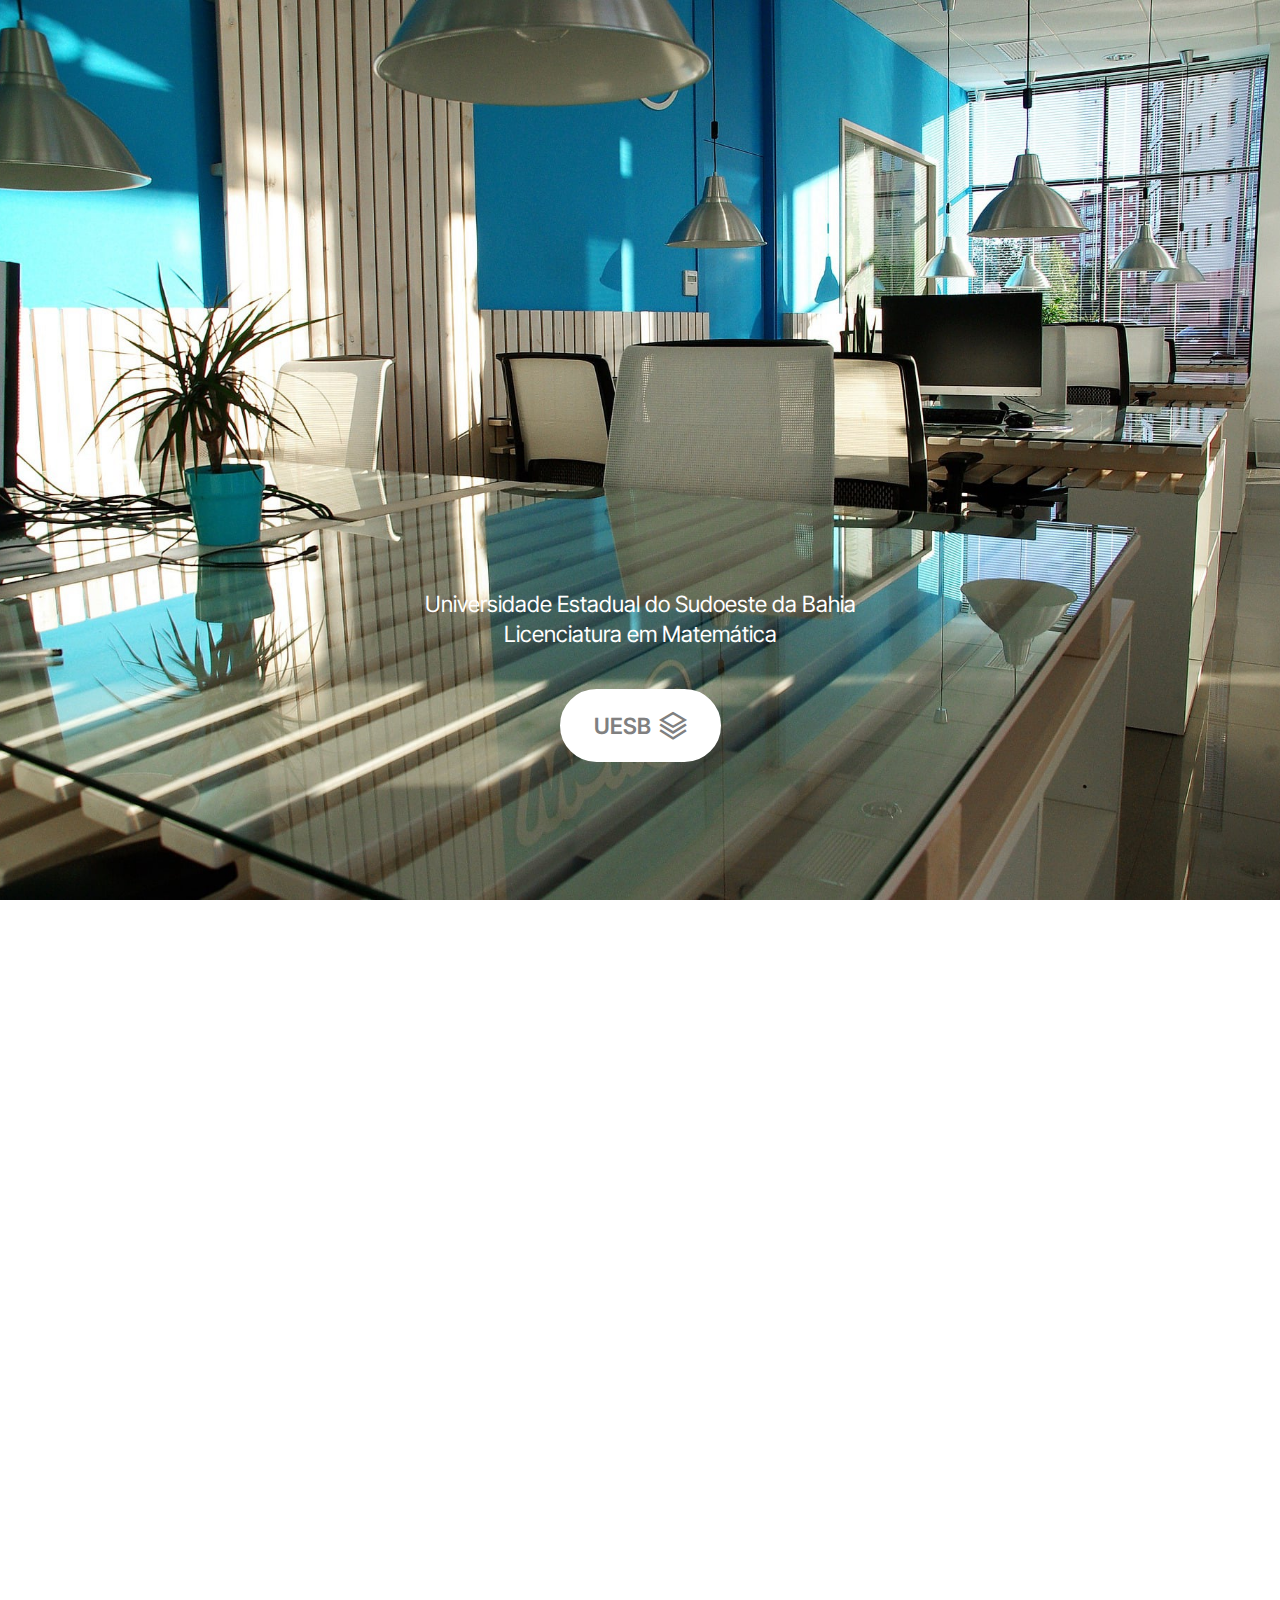
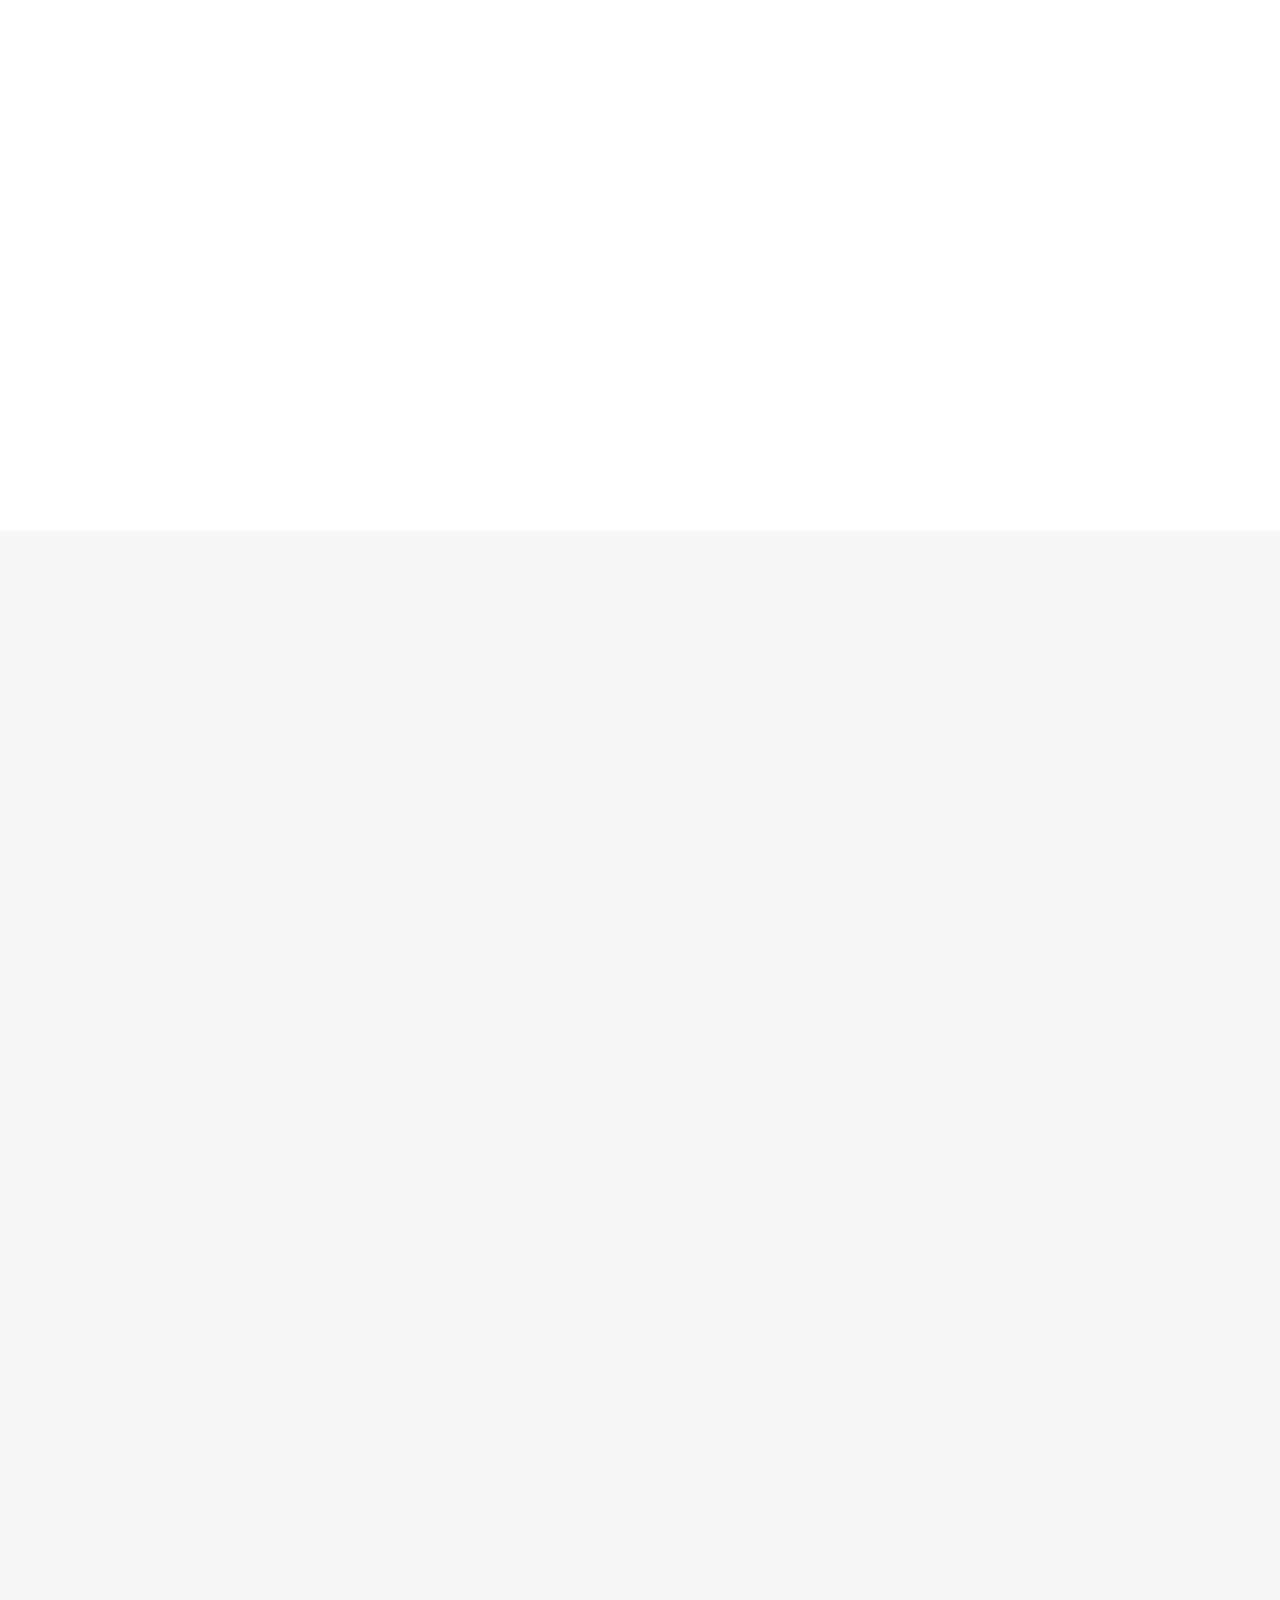
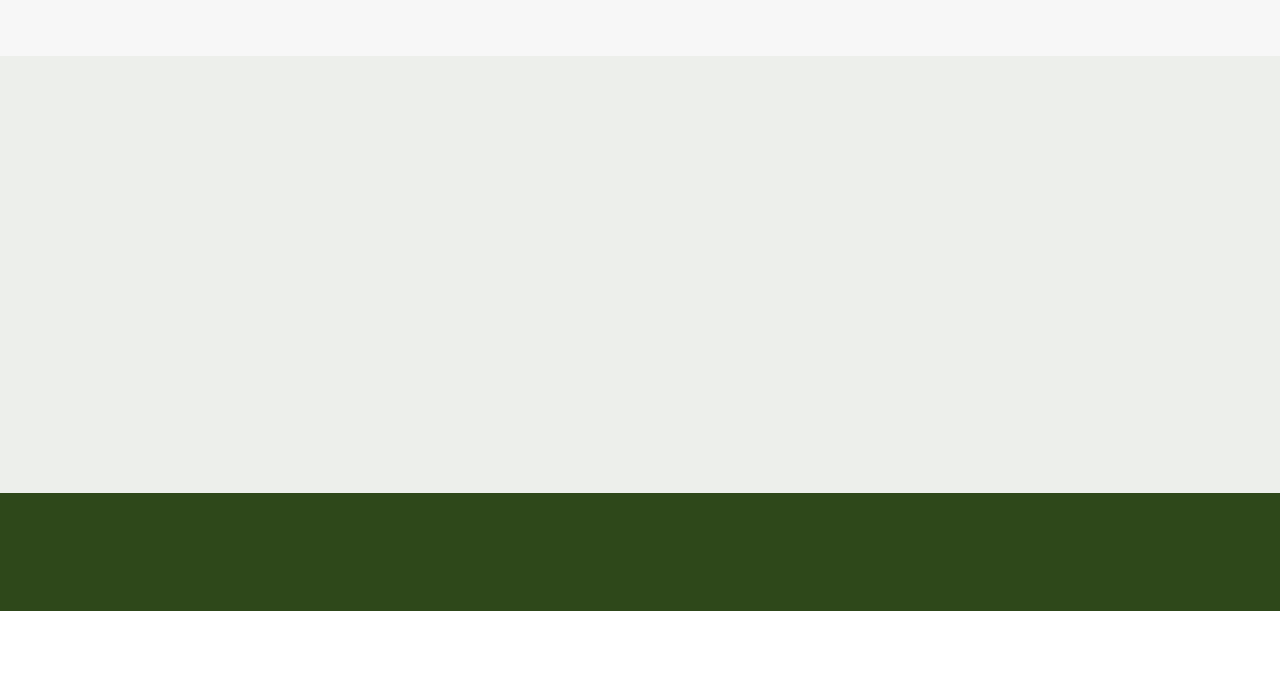
<file: index.htm>
<!DOCTYPE html>
<html  >
<head>
  <!-- Site made with Mobirise Website Builder v5.9.6, https://mobirise.com -->
  <meta charset="UTF-8">
  <meta http-equiv="X-UA-Compatible" content="IE=edge">
  <meta name="generator" content="Mobirise v5.9.6, mobirise.com">
  <meta name="viewport" content="width=device-width, initial-scale=1, minimum-scale=1">
  <link rel="shortcut icon" href="assets/images/icons8-clerk-96-96x96.png" type="image/x-icon">
  <meta name="description" content="Página principal da disciplina TCC I">
  
  
  <title>UESB - Licenciatura em Matemática</title>
  <link rel="stylesheet" href="assets/web/assets/mobirise-icons2/mobirise2.css">
  <link rel="stylesheet" href="assets/bootstrap/css/bootstrap.min.css">
  <link rel="stylesheet" href="assets/bootstrap/css/bootstrap-grid.min.css">
  <link rel="stylesheet" href="assets/bootstrap/css/bootstrap-reboot.min.css">
  <link rel="stylesheet" href="assets/animatecss/animate.css">
  <link rel="stylesheet" href="assets/theme/css/style.css">
  <link rel="preload" href="https://fonts.googleapis.com/css?family=Inter+Tight:100,200,300,400,500,600,700,800,900,100i,200i,300i,400i,500i,600i,700i,800i,900i&display=swap" as="style" onload="this.onload=null;this.rel='stylesheet'">
  <noscript><link rel="stylesheet" href="https://fonts.googleapis.com/css?family=Inter+Tight:100,200,300,400,500,600,700,800,900,100i,200i,300i,400i,500i,600i,700i,800i,900i&display=swap"></noscript>
  <link rel="preload" as="style" href="assets/mobirise/css/mbr-additional.css"><link rel="stylesheet" href="assets/mobirise/css/mbr-additional.css" type="text/css">

  
  
  
</head>
<body>
  
  <section data-bs-version="5.1" class="header10 cid-tSv6fWbHur mbr-fullscreen" id="header10-1i">
  
  
  <div class="container-fluid">
    <div class="row">
      <div class="content-wrap col-12 col-md-6">
        
        
        <p class="mbr-fonts-style mbr-text mbr-white mb-4 display-7">Universidade Estadual do Sudoeste da Bahia<br>Licenciatura em Matemática</p>
        <div class="mbr-section-btn"><a class="btn btn-danger display-7" href="http://catalogo.uesb.br/cursos/matematica-lic-vc" target="_blank"><span class="mobi-mbri mobi-mbri-layers mbr-iconfont mbr-iconfont-btn"></span>UESB</a></div>
      </div>
    </div>
  </div>
</section>

<section data-bs-version="5.1" class="header1 cid-tJS9vXDdRK" id="header01-7">
	

	
	

	<div class="container">
		<div class="row justify-content-center">
			<div class="col-12 col-md-12 col-lg-7 image-wrapper">
				<img class="w-100" src="assets/images/mbr-1476x829.png" alt="Template Gamer Design">
			</div>
			<div class="col-12 col-lg col-md-12">
				<div class="text-wrapper align-left">
					<h1 class="mbr-section-title mbr-fonts-style mb-4 display-5"><strong>Componente Curricular: <br>Trabalho de Conclusão de Curso I</strong></h1>
					<p class="mbr-text mbr-fonts-style mb-4 display-7">Nesta ambiente <em>web</em> centralizei todas as etapas de produção desta produção acadêmica dissertativa, a qual é orientada pela <a href="http://catalogo.uesb.br/cursos/matematica-lic-vc/professores" class="text-primary" target="_blank">Doutora </a><em><a href="http://catalogo.uesb.br/cursos/matematica-lic-vc/professores" class="text-primary" target="_blank">Clênia Andrade Oliveira de Melo</a></em>, professora do Curso/Colegiado de Matemática e de Ciência da Computação, do Departamento de Exatas da UESB. Seguem as seções desenvolvidas conforme constam as etapas no programa da disciplina TCCI , ministrada pelo <em><a href="http://catalogo.uesb.br/cursos/matematica-lic-vc/professores" class="text-primary" target="_blank">Professor Dr.&nbsp;Teles Araújo Fernandes</a></em>. O tema central fazem usos das tecnologias: <em>Game Design</em>; Gamificação; Ensino de Matemática; Engenharia Didática; Tecnologias para a Aprendizagem Colaborativa <em>Online</em>.</p>
					<div class="mbr-section-btn mt-3"><a class="btn btn-primary display-7" href="documentos.html">Documentos<br>do Componente<br>Curricular<br></a></div>
				</div>
			</div>
		</div>
	</div>
</section>

<section data-bs-version="5.1" class="features15 cid-tLek7gQhG7" id="features015-m">
	

	
	
	<div class="container">
		<div class="mbr-section-head mb-5">
			<h4 class="mbr-section-title mbr-fonts-style align-center mb-0 display-5"><strong>Trabalho de Conclusão de Curso I<br>Pesquisa | Desenvolvimento | Escrita</strong></h4>
			
		  </div>
		<div class="row justify-content-center">
			<div class="item features-without-image col-12 col-lg-4 active">
				<div class="item-wrapper">
					<div class="img-wrapper">
						<img src="assets/images/mbr-179x175.png" alt="Personagem em Pixel Arte" data-slide-to="0" data-bs-slide-to="0">
					</div>
					<div class="card-box">
						<h4 class="card-title mbr-fonts-style mb-3 display-4"><strong>Semana 1: Escolha e Estudo de um Tema</strong></h4>
						<h5 class="card-text mbr-fonts-style display-7"><a href="https://drive.google.com/file/d/14TPTp9DwN6XTZA0y0RGhu38ih9OnDhb1/view?usp=sharing" class="text-primary" target="_blank">Aprendizagem significativa dos conceitos de Lógica Matemática utilizando a Programação da Mecânica de Personagens de Jogos Digitais no Estilo Plataforma.</a><br><br><strong>Tema ajustado:</strong> Propostas de sequências didáticas para o ensino de Lógica Matemática utilizando a Programação de Jogos Digitais na plataforma Scratch.</h5>
					</div>
				</div>
			</div><div class="item features-without-image col-12 col-lg-4">
				<div class="item-wrapper">
					<div class="img-wrapper">
						<img src="assets/images/mbr-179x194.png" alt="Ideiação e Desenvolvimento!" data-slide-to="1" data-bs-slide-to="1">
					</div>
					<div class="card-box">
						<h4 class="card-title mbr-fonts-style mb-3 display-4"><strong>Semana 2: Normas para Escrita e Contrução da Seção "Desenvolvimento"</strong></h4>
						<h5 class="card-text mbr-fonts-style display-7">Fundamentar por meio de pesquisas em teóricos da Educação como promover a aprendizagem significativa no campo dos conceitos e das práticas, com enfoque na Lógica Matemática. Correlacionar estas pesquisas com o desenvolvimento em ambientes virtuais.<br>Apresentar exemplos de usos da programação de jogos digitais como instrumentos de ensino e aprendizagem.<br><br></h5>
					</div>
				</div>
			</div>
			
			<div class="item features-without-image col-12 col-lg-4">
				<div class="item-wrapper">
					<div class="img-wrapper">
						<img src="assets/images/mbr-179x222.png" alt="Blocos lógicos">
					</div>
					<div class="card-box">
						<h4 class="card-title mbr-fonts-style mb-3 display-4"><strong>Semana 3: Continuação Seção "Desenvolvimento"</strong></h4>
						<h5 class="card-text mbr-fonts-style display-7">Construir dentro dos objetivos específicos as correlações entre os descritivos tabulados em lógica formal para uma sequência didática contendo as instruções em blocos lógicos em jogos digitais com MIT Scratch.</h5>
					</div>
				</div>
			</div>
		</div>
	</div>
</section>

<section data-bs-version="5.1" class="features15 cid-tSw8EwgycY" id="features015-1j">
	

	
	
	<div class="container">
		<div class="row justify-content-center">
			<div class="col-12 content-head">
				
			</div>
		</div>
		<div class="row justify-content-center">
			<div class="item features-without-image col-12 col-lg-4 active">
				<div class="item-wrapper">
					<div class="img-wrapper">
						<img src="assets/images/mbr-192x205.png" alt="Criando um resumo" data-slide-to="0" data-bs-slide-to="0">
					</div>
					<div class="card-box">
						<h4 class="card-title mbr-fonts-style mb-0 display-4"><strong>Semana 4: Vamos aprender como sintetizar de forma eficaz uma pesquisa<br>(criar um resumo)</strong></h4>
						<h5 class="card-text mbr-fonts-style mt-3 display-7">
							A ser desenvolvida!</h5>
					</div>
				</div>
			</div><div class="item features-without-image col-12 col-lg-4">
				<div class="item-wrapper">
					<div class="img-wrapper">
						<img src="assets/images/mbr-192x194.png" alt="Introdução e Conclusão do TCC" data-slide-to="1" data-bs-slide-to="1">
					</div>
					<div class="card-box">
						<h4 class="card-title mbr-fonts-style mb-0 display-4"><strong>Semana 5: Construção das Seções Introdução e Conclusão</strong></h4>
						<h5 class="card-text mbr-fonts-style mt-3 display-7">Etapa a ser elaborada!</h5>
					</div>
				</div>
			</div>
			
			<div class="item features-without-image col-12 col-lg-4">
				<div class="item-wrapper">
					<div class="img-wrapper">
						<img src="assets/images/mbr-192x248.png" alt="Revisão , ajustes finais e resultados">
					</div>
					<div class="card-box">
						<h4 class="card-title mbr-fonts-style mb-0 display-7"><strong>Semana 5: Revisão Geral do TCC I</strong></h4>
						<h5 class="card-text mbr-fonts-style mt-3 display-7">
							A ser desenvolvida!</h5>
					</div>
				</div>
			</div>
		</div>
	</div>
</section>

<section data-bs-version="5.1" class="footer4 cid-tSwcH4C3gT" once="footers" id="footer04-1k">

    

    

    <div class="container">
        <div class="media-container-row align-center mbr-white">
            <div class="col-12">
                <p class="mbr-text mb-0 mbr-fonts-style display-7">UESB - Licenciatura em Matemática (UAB - PARFOR)<br>Graduando: <em>Gil Christiano Guedes dos Santos</em></p>
            </div>
        </div>
    </div>
</section><section class="display-7" style="padding: 0;align-items: center;justify-content: center;flex-wrap: wrap;    align-content: center;display: flex;position: relative;height: 4rem;"><a href="https://mobiri.se/201168" style="flex: 1 1;height: 4rem;position: absolute;width: 100%;z-index: 1;"><img alt="" style="height: 4rem;" src="[data-uri]"></a><p style="margin: 0;text-align: center;" class="display-7">&#8204;</p><a style="z-index:1" href="https://mobirise.com/offline-website-builder.html">Offline Website Builder</a></section><script src="assets/bootstrap/js/bootstrap.bundle.min.js"></script>  <script src="assets/smoothscroll/smooth-scroll.js"></script>  <script src="assets/ytplayer/index.js"></script>  <script src="assets/theme/js/script.js"></script>  
  
  
  <input name="animation" type="hidden">
  </body>
</html>
</file>
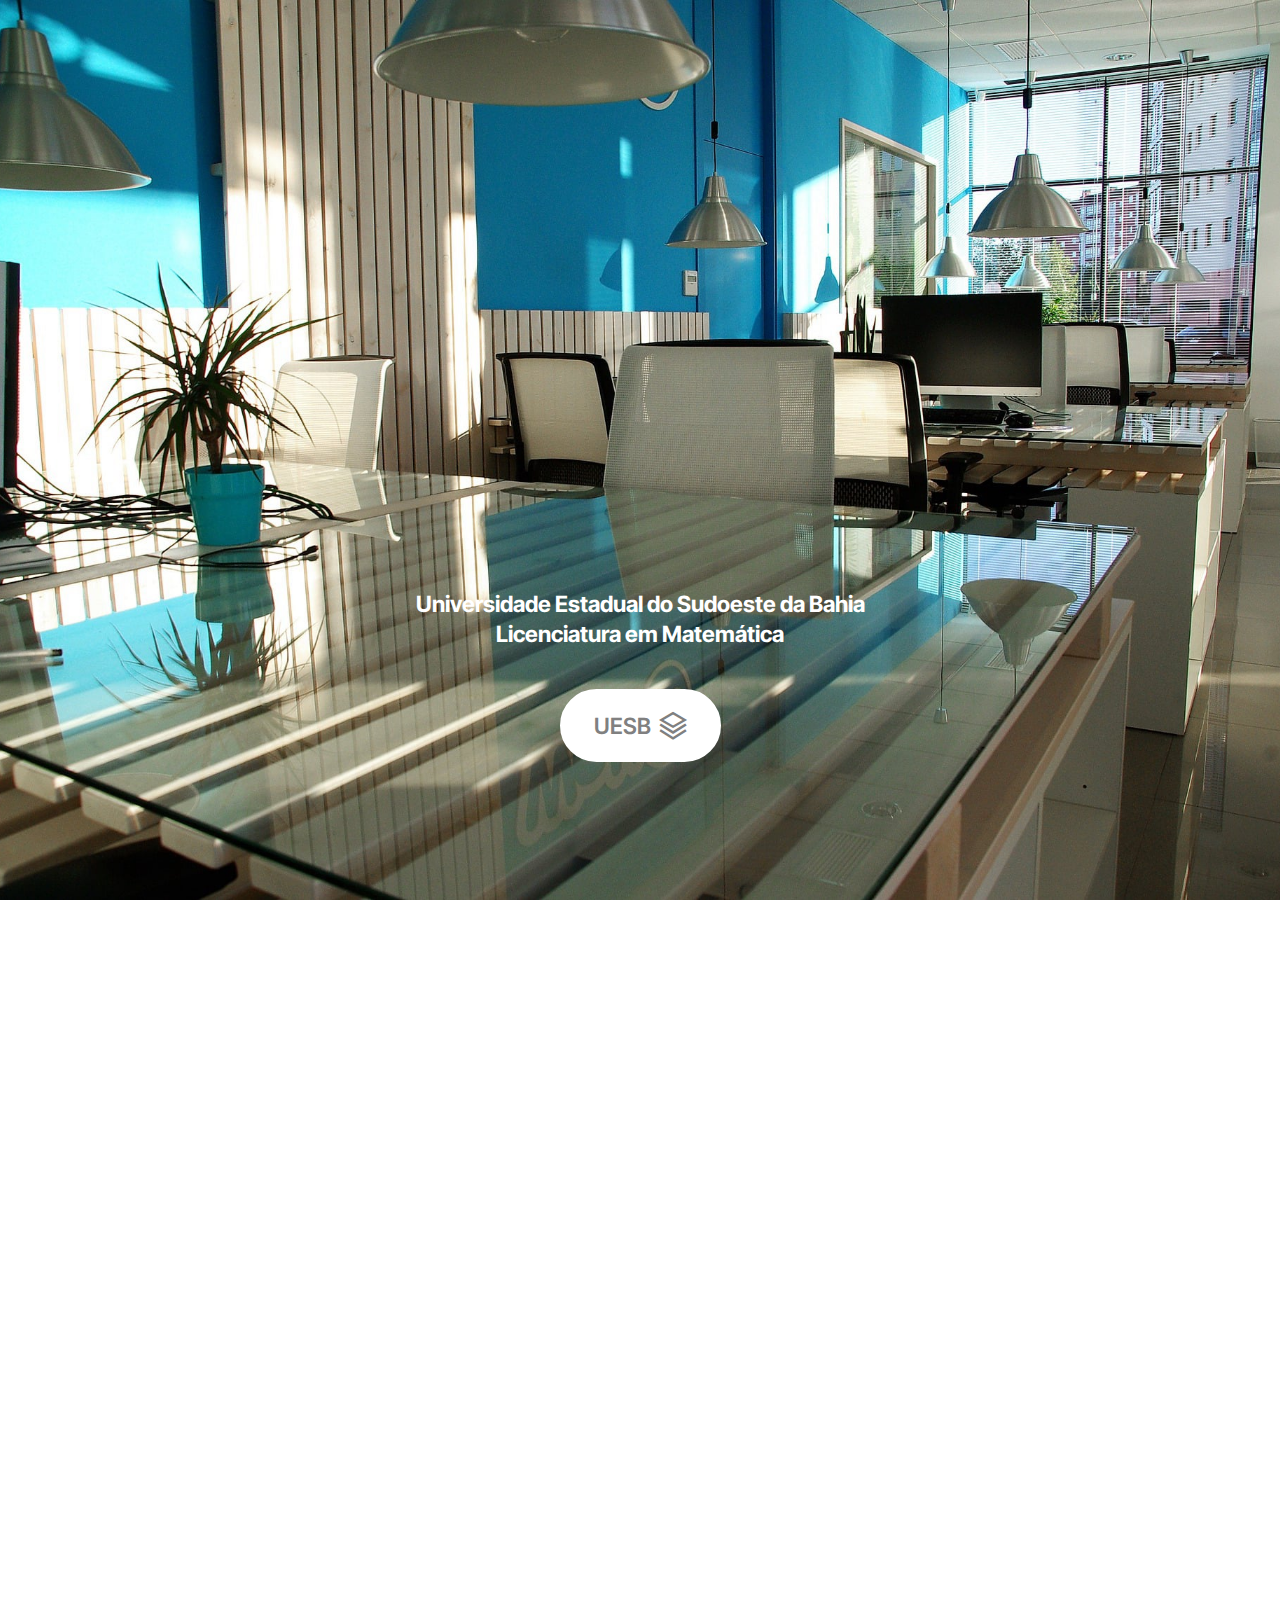
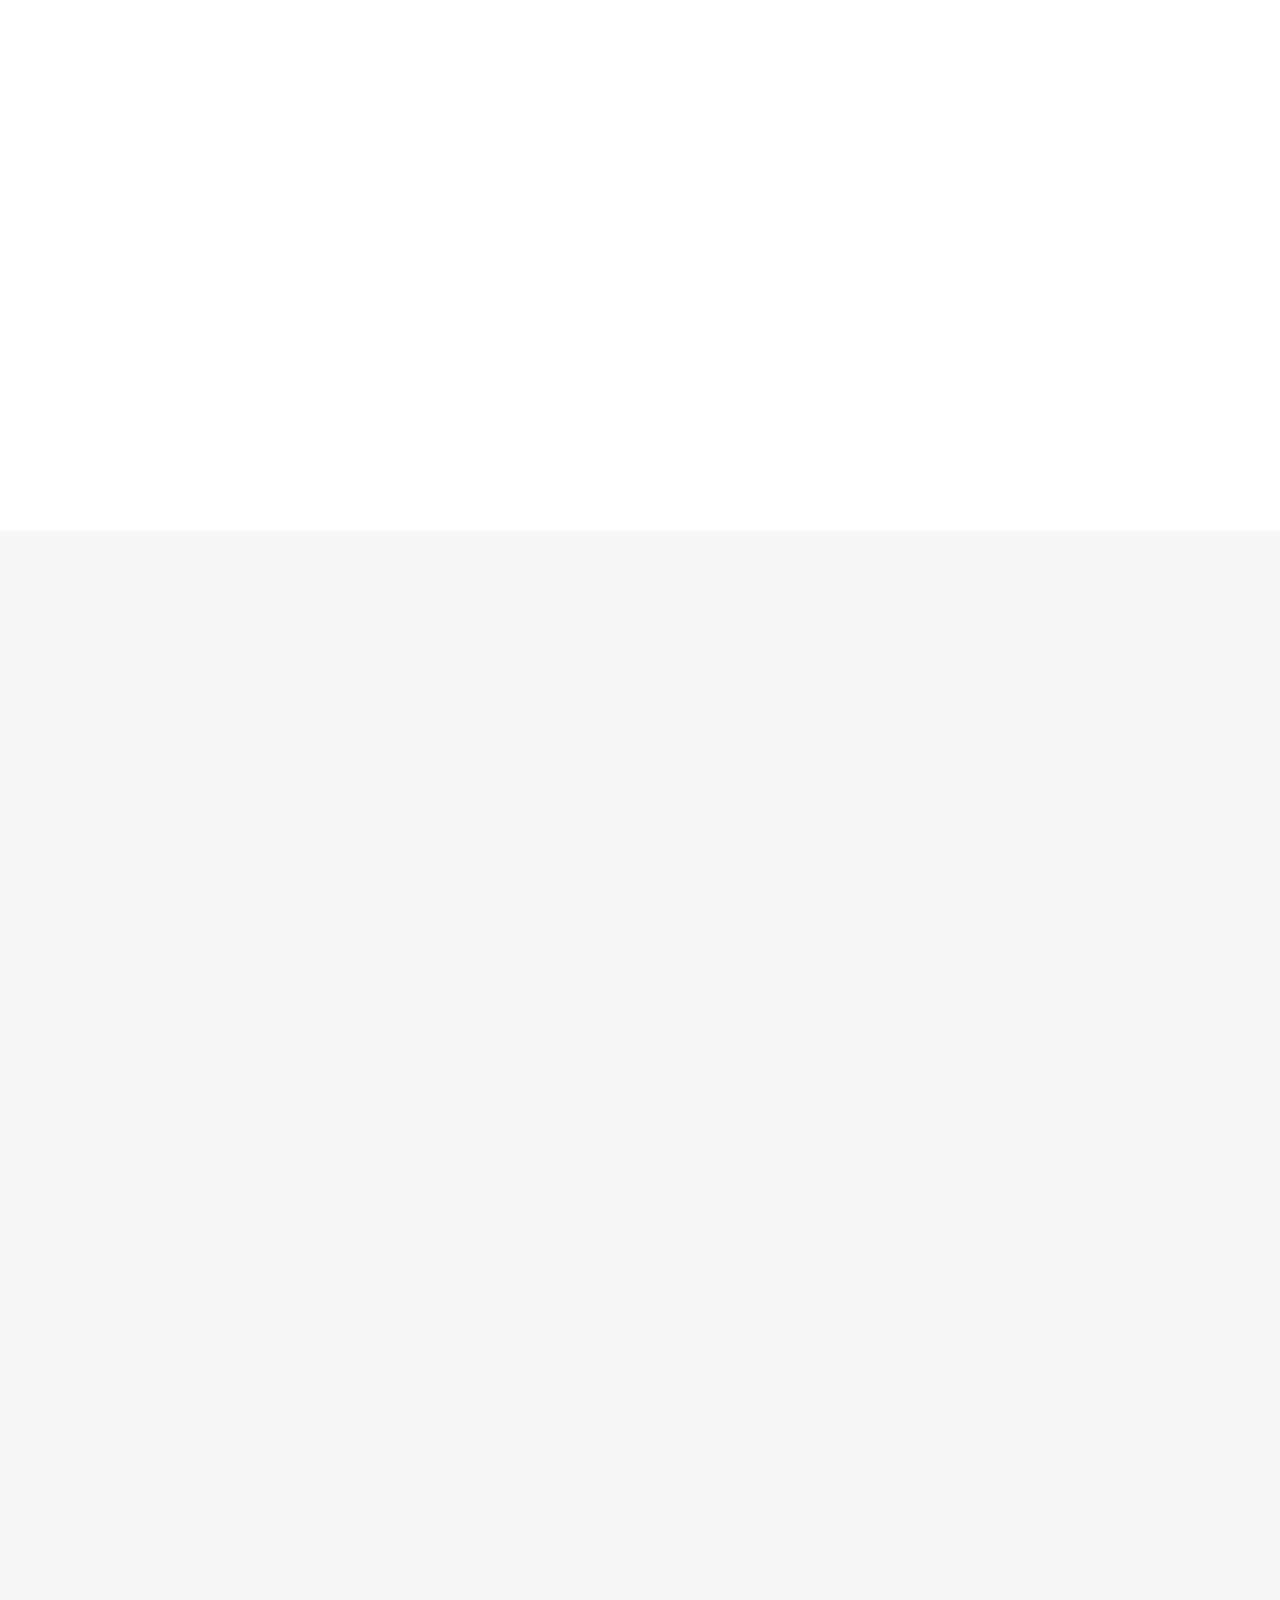
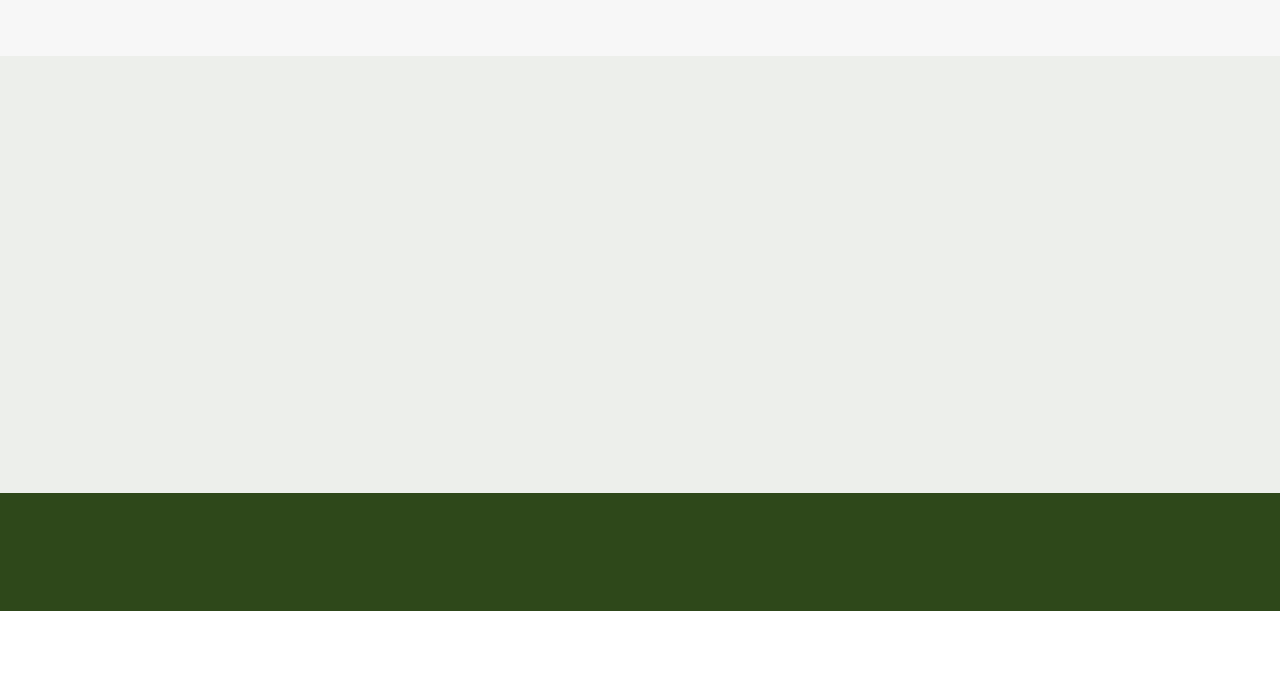
<file: index.html>
<!DOCTYPE html>
<html  >
<head>
  <!-- Site made with Mobirise Website Builder v5.9.6, https://mobirise.com -->
  <meta charset="UTF-8">
  <meta http-equiv="X-UA-Compatible" content="IE=edge">
  <meta name="generator" content="Mobirise v5.9.6, mobirise.com">
  <meta name="viewport" content="width=device-width, initial-scale=1, minimum-scale=1">
  <link rel="shortcut icon" href="assets/images/icons8-clerk-96-96x96.png" type="image/x-icon">
  <meta name="description" content="Página principal da disciplina TCC I">
  
  
  <title>UESB - Licenciatura em Matemática</title>
  <link rel="stylesheet" href="assets/web/assets/mobirise-icons2/mobirise2.css">
  <link rel="stylesheet" href="assets/bootstrap/css/bootstrap.min.css">
  <link rel="stylesheet" href="assets/bootstrap/css/bootstrap-grid.min.css">
  <link rel="stylesheet" href="assets/bootstrap/css/bootstrap-reboot.min.css">
  <link rel="stylesheet" href="assets/animatecss/animate.css">
  <link rel="stylesheet" href="assets/theme/css/style.css">
  <link rel="preload" href="https://fonts.googleapis.com/css?family=Inter+Tight:100,200,300,400,500,600,700,800,900,100i,200i,300i,400i,500i,600i,700i,800i,900i&display=swap" as="style" onload="this.onload=null;this.rel='stylesheet'">
  <noscript><link rel="stylesheet" href="https://fonts.googleapis.com/css?family=Inter+Tight:100,200,300,400,500,600,700,800,900,100i,200i,300i,400i,500i,600i,700i,800i,900i&display=swap"></noscript>
  <link rel="preload" as="style" href="assets/mobirise/css/mbr-additional.css"><link rel="stylesheet" href="assets/mobirise/css/mbr-additional.css" type="text/css">

  
  
  
</head>
<body>
  
  <section data-bs-version="5.1" class="header10 cid-tSv6fWbHur mbr-fullscreen" id="header10-1i">
  
  
  <div class="container-fluid">
    <div class="row">
      <div class="content-wrap col-12 col-md-6">
        
        
        <p class="mbr-fonts-style mbr-text mbr-white mb-4 display-7"><strong>Universidade Estadual do Sudoeste da Bahia<br>Licenciatura em Matemática</strong></p>
        <div class="mbr-section-btn"><a class="btn btn-danger display-7" href="http://catalogo.uesb.br/cursos/matematica-lic-vc" target="_blank"><span class="mobi-mbri mobi-mbri-layers mbr-iconfont mbr-iconfont-btn"></span>UESB</a></div>
      </div>
    </div>
  </div>
</section>

<section data-bs-version="5.1" class="header1 cid-tJS9vXDdRK" id="header01-7">
	

	
	

	<div class="container">
		<div class="row justify-content-center">
			<div class="col-12 col-md-12 col-lg-7 image-wrapper">
				<img class="w-100" src="assets/images/mbr-1476x829.png" alt="Template Gamer Design">
			</div>
			<div class="col-12 col-lg col-md-12">
				<div class="text-wrapper align-left">
					<h1 class="mbr-section-title mbr-fonts-style mb-4 display-5"><strong>Componente Curricular: <br>Trabalho de Conclusão de Curso I</strong></h1>
					<p class="mbr-text mbr-fonts-style mb-4 display-7">Nesta ambiente <em>web</em> centralizei todas as etapas de produção desta produção acadêmica dissertativa, a qual é orientada pela <a href="http://catalogo.uesb.br/cursos/matematica-lic-vc/professores" class="text-primary" target="_blank">Doutora </a><em><a href="http://catalogo.uesb.br/cursos/matematica-lic-vc/professores" class="text-primary" target="_blank">Clênia Andrade Oliveira de Melo</a></em>, professora do Curso/Colegiado de Matemática e de Ciência da Computação, do Departamento de Exatas da UESB. Seguem as seções desenvolvidas conforme constam as etapas no programa da disciplina TCCI , ministrada pelo <em><a href="http://catalogo.uesb.br/cursos/matematica-lic-vc/professores" class="text-primary" target="_blank">Professor Dr.&nbsp;Teles Araújo Fernandes</a></em>. O tema central fazem usos das tecnologias: <em>Game Design</em>; Gamificação; Ensino de Matemática; Engenharia Didática; Tecnologias para a Aprendizagem Colaborativa <em>Online</em>.</p>
					<div class="mbr-section-btn mt-3"><a class="btn btn-primary display-7" href="documentos.html">Documentos<br>do Componente<br>Curricular<br></a></div>
				</div>
			</div>
		</div>
	</div>
</section>

<section data-bs-version="5.1" class="features15 cid-tLek7gQhG7" id="features015-m">
	

	
	
	<div class="container">
		<div class="mbr-section-head mb-5">
			<h4 class="mbr-section-title mbr-fonts-style align-center mb-0 display-5"><strong>Trabalho de Conclusão de Curso I<br>Pesquisa | Desenvolvimento | Escrita</strong></h4>
			
		  </div>
		<div class="row justify-content-center">
			<div class="item features-without-image col-12 col-lg-4 active">
				<div class="item-wrapper">
					<div class="img-wrapper">
						<img src="assets/images/mbr-179x175.png" alt="Personagem em Pixel Arte" data-slide-to="0" data-bs-slide-to="0">
					</div>
					<div class="card-box">
						<h4 class="card-title mbr-fonts-style mb-3 display-4"><strong>Semana 1: Escolha e Estudo de um Tema</strong></h4>
						<h5 class="card-text mbr-fonts-style display-7"><a href="https://drive.google.com/file/d/14TPTp9DwN6XTZA0y0RGhu38ih9OnDhb1/view?usp=sharing" class="text-primary" target="_blank">Aprendizagem significativa dos conceitos de Lógica Matemática utilizando a Programação da Mecânica de Personagens de Jogos Digitais no Estilo Plataforma.</a><br><br><strong>Tema ajustado:</strong> Propostas de sequências didáticas para o ensino de Lógica Matemática utilizando a Programação de Jogos Digitais na plataforma Scratch.</h5>
					</div>
				</div>
			</div><div class="item features-without-image col-12 col-lg-4">
				<div class="item-wrapper">
					<div class="img-wrapper">
						<img src="assets/images/mbr-179x194.png" alt="Ideiação e Desenvolvimento!" data-slide-to="1" data-bs-slide-to="1">
					</div>
					<div class="card-box">
						<h4 class="card-title mbr-fonts-style mb-3 display-4"><strong>Semana 2: Normas para Escrita e Contrução da Seção "Desenvolvimento"</strong></h4>
						<h5 class="card-text mbr-fonts-style display-7">Fundamentar por meio de pesquisas em teóricos da Educação como promover a aprendizagem significativa no campo dos conceitos e das práticas, com enfoque na Lógica Matemática. Correlacionar estas pesquisas com o desenvolvimento em ambientes virtuais.<br>Apresentar exemplos de usos da programação de jogos digitais como instrumentos de ensino e aprendizagem.<br><br></h5>
					</div>
				</div>
			</div>
			
			<div class="item features-without-image col-12 col-lg-4">
				<div class="item-wrapper">
					<div class="img-wrapper">
						<img src="assets/images/mbr-179x222.png" alt="Blocos lógicos">
					</div>
					<div class="card-box">
						<h4 class="card-title mbr-fonts-style mb-3 display-4"><strong>Semana 3: Continuação Seção "Desenvolvimento"</strong></h4>
						<h5 class="card-text mbr-fonts-style display-7"><a href="https://drive.google.com/file/d/1YmF7tWyyz5_hDa559yR4pc4NneO14Y2k/view?usp=sharing" class="text-primary" target="_blank">Construir dentro dos objetivos específicos as correlações entre os descritivos tabulados em lógica formal para uma sequência didática contendo as instruções em blocos lógicos em jogos digitais com MIT Scratch.</a><br><strong>Data: 09/11/2023</strong></h5>
					</div>
				</div>
			</div>
		</div>
	</div>
</section>

<section data-bs-version="5.1" class="features15 cid-tSw8EwgycY" id="features015-1j">
	

	
	
	<div class="container">
		<div class="row justify-content-center">
			<div class="col-12 content-head">
				
			</div>
		</div>
		<div class="row justify-content-center">
			<div class="item features-without-image col-12 col-lg-4 active">
				<div class="item-wrapper">
					<div class="img-wrapper">
						<img src="assets/images/mbr-192x205.png" alt="Criando um resumo" data-slide-to="0" data-bs-slide-to="0">
					</div>
					<div class="card-box">
						<h4 class="card-title mbr-fonts-style mb-0 display-4"><strong>Semana 4: Vamos aprender como sintetizar de forma eficaz uma pesquisa<br>(criar um resumo)</strong></h4>
						<h5 class="card-text mbr-fonts-style mt-3 display-7">
							Concluída!</h5>
					</div>
				</div>
			</div><div class="item features-without-image col-12 col-lg-4">
				<div class="item-wrapper">
					<div class="img-wrapper">
						<img src="assets/images/mbr-192x194.png" alt="Introdução e Conclusão do TCC" data-slide-to="1" data-bs-slide-to="1">
					</div>
					<div class="card-box">
						<h4 class="card-title mbr-fonts-style mb-0 display-4"><strong>Semana 5: Construção das Seções Introdução e Conclusão</strong></h4>
						<h5 class="card-text mbr-fonts-style mt-3 display-7">Etapa concluída!</h5>
					</div>
				</div>
			</div><div class="item features-without-image col-12 col-lg-4">
				<div class="item-wrapper">
					<div class="img-wrapper">
						<a href="https://drive.google.com/file/d/1iYk-dOg4THQFj7GpjT8LVRt8fjPrCBvk/view?usp=sharing" target="_blank"><img src="assets/images/mbr-192x248.png" alt="Revisão , ajustes finais e resultados" data-slide-to="3" data-bs-slide-to="3"></a>
					</div>
					<div class="card-box">
						<h4 class="card-title mbr-fonts-style mb-0 display-7"><a href="https://drive.google.com/file/d/1iYk-dOg4THQFj7GpjT8LVRt8fjPrCBvk/view?usp=sharing" class="text-primary" target="_blank"><strong>Semana 5: Revisão Geral do TCC I</strong></a></h4>
						<h5 class="card-text mbr-fonts-style mt-3 display-7">
							Artigo versão final!&nbsp;</h5>
					</div>
				</div>
			</div>
			
			
		</div>
	</div>
</section>

<section data-bs-version="5.1" class="footer4 cid-tSwcH4C3gT" once="footers" id="footer04-1k">

    

    

    <div class="container">
        <div class="media-container-row align-center mbr-white">
            <div class="col-12">
                <p class="mbr-text mb-0 mbr-fonts-style display-7"><strong><a href="https://docs.google.com/document/d/1CINoUGfRqeq5GLY5dIJNLZ_Vp7FqW9t4/edit?usp=sharing&ouid=110098875493621476808&rtpof=true&sd=true" class="text-white" target="_blank">UESB - Licenciatura em Matemática (UAB - PARFOR)</a><br><a href="https://docs.google.com/document/d/1CINoUGfRqeq5GLY5dIJNLZ_Vp7FqW9t4/edit?usp=sharing&ouid=110098875493621476808&rtpof=true&sd=true" class="text-white" target="_blank">Graduando: </a><em><a href="https://docs.google.com/document/d/1CINoUGfRqeq5GLY5dIJNLZ_Vp7FqW9t4/edit?usp=sharing&ouid=110098875493621476808&rtpof=true&sd=true" class="text-danger" target="_blank">Gil Christiano Guedes dos Santos</a></em></strong></p>
            </div>
        </div>
    </div>
</section><section class="display-7" style="padding: 0;align-items: center;justify-content: center;flex-wrap: wrap;    align-content: center;display: flex;position: relative;height: 4rem;"><a href="https://mobiri.se/201168" style="flex: 1 1;height: 4rem;position: absolute;width: 100%;z-index: 1;"><img alt="" style="height: 4rem;" src="[data-uri]"></a><p style="margin: 0;text-align: center;" class="display-7">&#8204;</p><a style="z-index:1" href="https://mobirise.com/builder/ai-website-builder.html">AI Website Builder</a></section><script src="assets/bootstrap/js/bootstrap.bundle.min.js"></script>  <script src="assets/smoothscroll/smooth-scroll.js"></script>  <script src="assets/ytplayer/index.js"></script>  <script src="assets/theme/js/script.js"></script>  
  
  
  <input name="animation" type="hidden">
  </body>
</html>
</file>
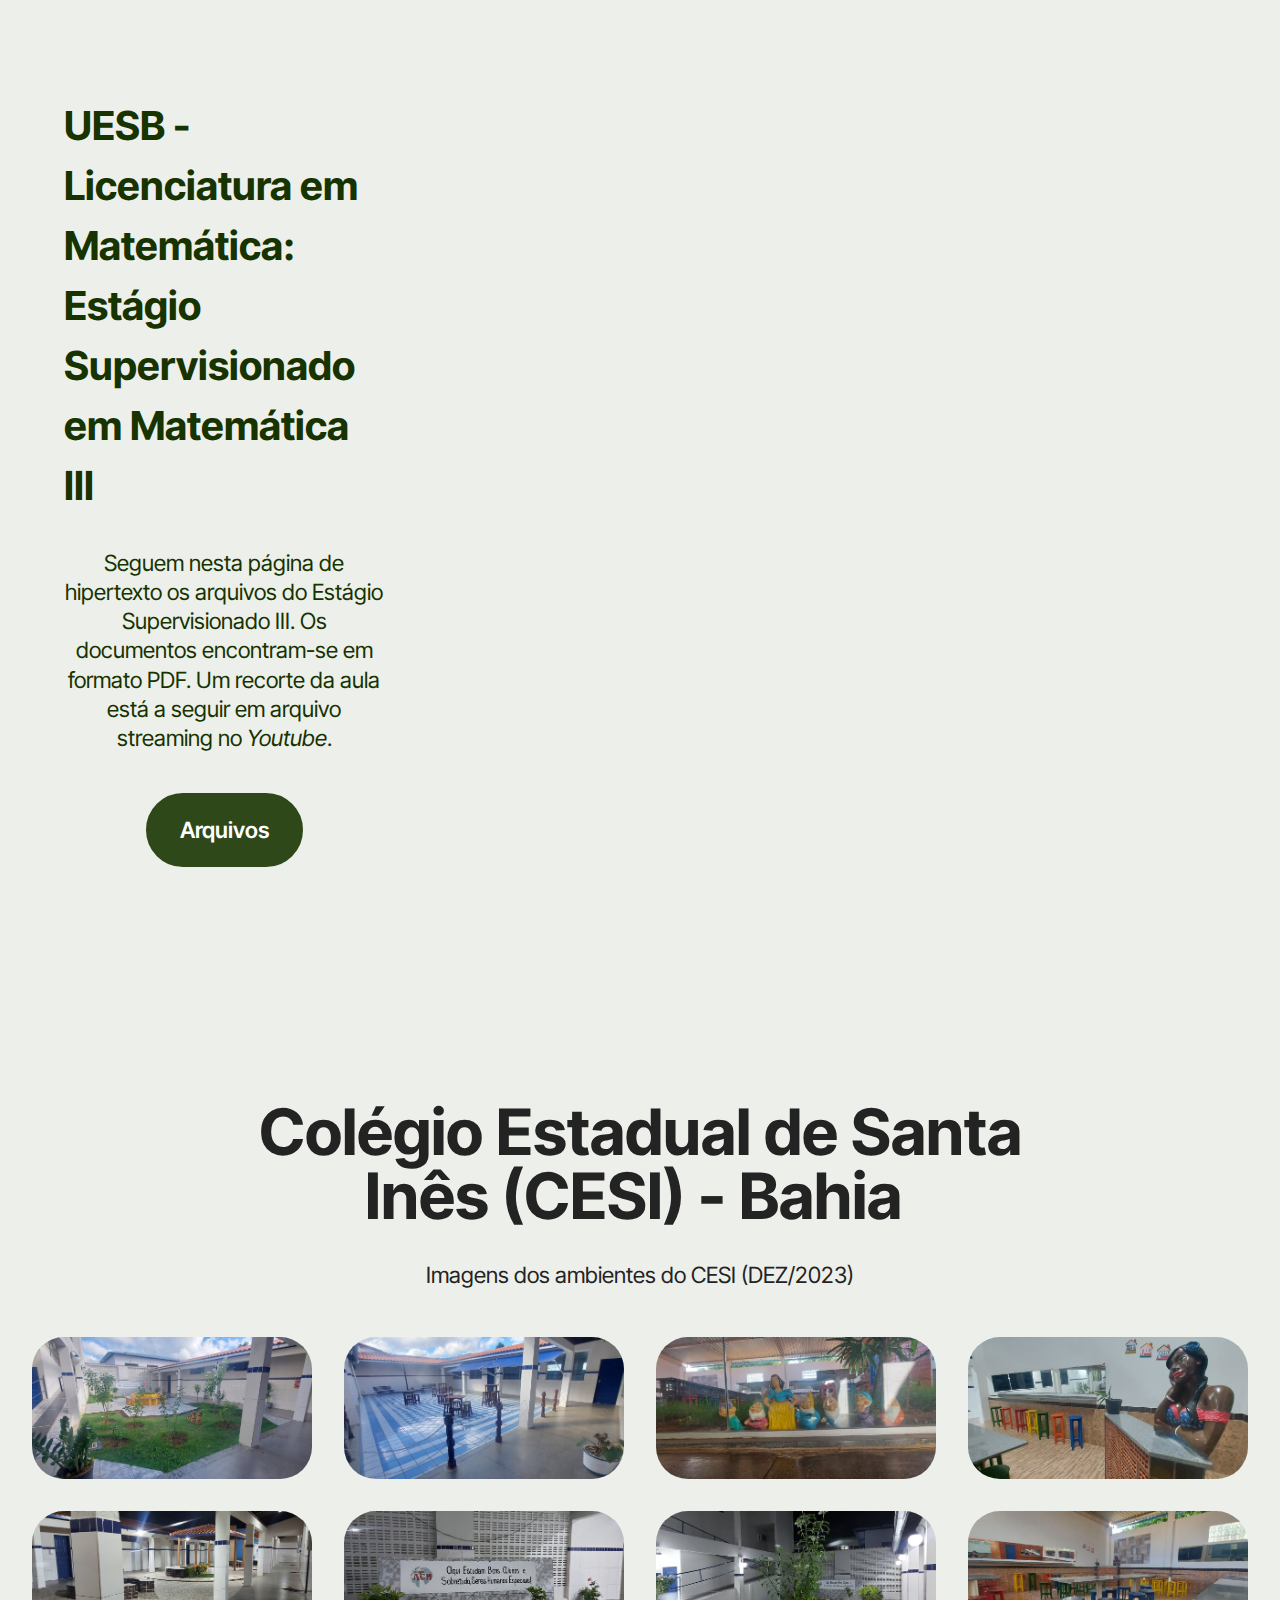
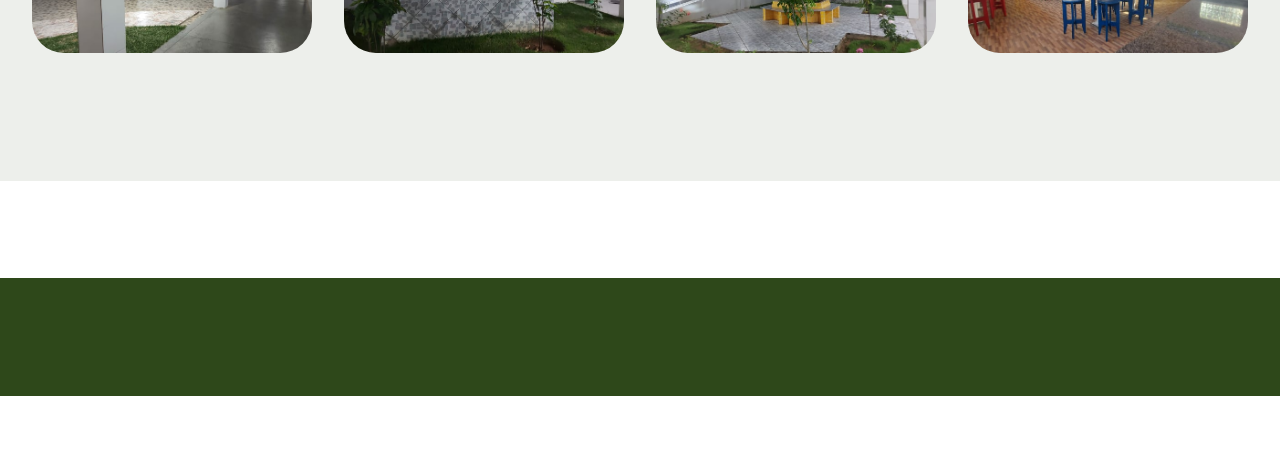
<file: estagio_supervisionado_III/index.html>
<!DOCTYPE html>
<html  >
<head>
  <!-- Site made with Mobirise Website Builder v5.9.6, https://mobirise.com -->
  <meta charset="UTF-8">
  <meta http-equiv="X-UA-Compatible" content="IE=edge">
  <meta name="generator" content="Mobirise v5.9.6, mobirise.com">
  <meta name="viewport" content="width=device-width, initial-scale=1, minimum-scale=1">
  <link rel="shortcut icon" href="assets/images/icons8-clerk-96-96x96.png" type="image/x-icon">
  <meta name="description" content="Página contendo os arquivos e apresentações das aulas do Estágio Supervisionado em Matemática III">
  
  
  <title>Estágio Supervisionado III</title>
  <link rel="stylesheet" href="assets/web/assets/mobirise-icons2/mobirise2.css">
  <link rel="stylesheet" href="assets/bootstrap/css/bootstrap.min.css">
  <link rel="stylesheet" href="assets/bootstrap/css/bootstrap-grid.min.css">
  <link rel="stylesheet" href="assets/bootstrap/css/bootstrap-reboot.min.css">
  <link rel="stylesheet" href="assets/animatecss/animate.css">
  <link rel="stylesheet" href="assets/theme/css/style.css">
  <link rel="preload" href="https://fonts.googleapis.com/css?family=Inter+Tight:100,200,300,400,500,600,700,800,900,100i,200i,300i,400i,500i,600i,700i,800i,900i&display=swap" as="style" onload="this.onload=null;this.rel='stylesheet'">
  <noscript><link rel="stylesheet" href="https://fonts.googleapis.com/css?family=Inter+Tight:100,200,300,400,500,600,700,800,900,100i,200i,300i,400i,500i,600i,700i,800i,900i&display=swap"></noscript>
  <link rel="preload" as="style" href="assets/mobirise/css/mbr-additional.css"><link rel="stylesheet" href="assets/mobirise/css/mbr-additional.css" type="text/css">

  
  
  
</head>
<body>
  
  <section data-bs-version="5.1" class="header4 cid-tYp7ue2xpa" id="header04-1p">
	

	
	

	<div class="container-fluid">
		<div class="row justify-content-center">
			<div class="col-12 col-md">
				<div class="text-wrapper">
					<h2 class="mbr-section-title mb-4 mbr-fonts-style display-5"><strong>UESB - Licenciatura em Matemática:&nbsp;</strong><br><strong>Estágio Supervisionado em Matemática III</strong></h2>
					<p class="mbr-text mb-4 mbr-fonts-style display-7">
						Seguem nesta página de hipertexto os arquivos do Estágio Supervisionado III. Os documentos encontram-se em formato PDF. Um recorte da aula está a seguir em arquivo streaming no <em>Youtube</em>.</p>
					<div class="mbr-section-btn mb-4"><a class="btn btn-primary display-7" href="https://drive.google.com/file/d/1ZIz2ql9ZLNvJGXOa_iOg8pRnobTYBOR8/view?usp=sharing" target="_blank">Arquivos</a></div>
				</div>
			</div>
			<div class="mbr-figure col-12 col-md-8"><iframe class="mbr-embedded-video" src="https://www.youtube.com/embed/pGYqiPqBUe0?rel=0&amp;amp;&amp;showinfo=0&amp;autoplay=0&amp;loop=0" width="1280" height="720" frameborder="0" allowfullscreen></iframe></div>
		</div>
	</div>
</section>

<section data-bs-version="5.1" class="gallery1 mbr-gallery cid-tYp9JxAgd4" id="gallery01-1r">
    

    
    

    <div class="container-fluid">
        <div class="row justify-content-center">
            <div class="col-12 content-head">
                <div class="mb-5">
                    <h3 class="mbr-section-title mbr-fonts-style align-center m-0 display-2"><strong>Colégio Estadual de Santa Inês (CESI) - Bahia&nbsp;</strong></h3>
                    <h4 class="mbr-section-subtitle mbr-fonts-style align-center mb-0 mt-4 display-7">Imagens dos ambientes do CESI (DEZ/2023)</h4>
                </div>
            </div>
        </div>
        
        <div class="row mbr-gallery">
            <div class="col-12 col-md-6 col-lg-3 item gallery-image">
                <div class="item-wrapper mb-3" data-toggle="modal" data-bs-toggle="modal" data-target="#tYFnxRGvtc-modal" data-bs-target="#tYFnxRGvtc-modal">
                    <img class="w-100" src="assets/images/20231127-72649-691x311.jpg" alt="Colégio Estadual de Santa Inês - Bahia" data-slide-to="0" data-bs-slide-to="0" data-target="#lb-tYFnxRGvtc" data-bs-target="#lb-tYFnxRGvtc">
                    <div class="icon-wrapper">
                        <span class="mobi-mbri mobi-mbri-search mbr-iconfont mbr-iconfont-btn"></span>
                    </div>
                </div>
                
            </div>
            <div class="col-12 col-md-6 col-lg-3 item gallery-image">
                <div class="item-wrapper mb-3" data-toggle="modal" data-bs-toggle="modal" data-target="#tYFnxRGvtc-modal" data-bs-target="#tYFnxRGvtc-modal">
                    <img class="w-100" src="assets/images/20231127-72741-691x311.jpg" alt="Colégio Estadual de Santa Inês - Bahia" data-slide-to="1" data-bs-slide-to="1" data-target="#lb-tYFnxRGvtc" data-bs-target="#lb-tYFnxRGvtc">
                    <div class="icon-wrapper">
                        <span class="mobi-mbri mobi-mbri-search mbr-iconfont mbr-iconfont-btn"></span>
                    </div>
                </div>
                
            </div>
            <div class="col-12 col-md-6 col-lg-3 item gallery-image">
                <div class="item-wrapper mb-3" data-toggle="modal" data-bs-toggle="modal" data-target="#tYFnxRGvtc-modal" data-bs-target="#tYFnxRGvtc-modal">
                    <img class="w-100" src="assets/images/20231127-73442-691x311.jpg" alt="Colégio Estadual de Santa Inês - Bahia" data-slide-to="2" data-bs-slide-to="2" data-target="#lb-tYFnxRGvtc" data-bs-target="#lb-tYFnxRGvtc">
                    <div class="icon-wrapper">
                        <span class="mobi-mbri mobi-mbri-search mbr-iconfont mbr-iconfont-btn"></span>
                    </div>
                </div>
                
            </div>
            <div class="col-12 col-md-6 col-lg-3 item gallery-image">
                <div class="item-wrapper mb-3" data-toggle="modal" data-bs-toggle="modal" data-target="#tYFnxRGvtc-modal" data-bs-target="#tYFnxRGvtc-modal">
                    <img class="w-100" src="assets/images/20231129-213338-691x311.jpg" alt="Colégio Estadual de Santa Inês - Bahia" data-slide-to="3" data-bs-slide-to="3" data-target="#lb-tYFnxRGvtc" data-bs-target="#lb-tYFnxRGvtc">
                    <div class="icon-wrapper">
                        <span class="mobi-mbri mobi-mbri-search mbr-iconfont mbr-iconfont-btn"></span>
                    </div>
                </div>
                
            </div>
            <div class="col-12 col-md-6 col-lg-3 item gallery-image">
                <div class="item-wrapper mb-3" data-toggle="modal" data-bs-toggle="modal" data-target="#tYFnxRGvtc-modal" data-bs-target="#tYFnxRGvtc-modal">
                    <img class="w-100" src="assets/images/20231129-213826-691x311.jpg" alt="Colégio Estadual de Santa Inês - Bahia" data-slide-to="4" data-bs-slide-to="4" data-target="#lb-tYFnxRGvtc" data-bs-target="#lb-tYFnxRGvtc">
                    <div class="icon-wrapper">
                        <span class="mobi-mbri mobi-mbri-search mbr-iconfont mbr-iconfont-btn"></span>
                    </div>
                </div>
                
            </div>
            <div class="col-12 col-md-6 col-lg-3 item gallery-image">
                <div class="item-wrapper mb-3" data-toggle="modal" data-bs-toggle="modal" data-target="#tYFnxRGvtc-modal" data-bs-target="#tYFnxRGvtc-modal">
                    <img class="w-100" src="assets/images/20231129-213157-691x311.jpg" alt="Colégio Estadual de Santa Inês - Bahia" data-slide-to="5" data-bs-slide-to="5" data-target="#lb-tYFnxRGvtc" data-bs-target="#lb-tYFnxRGvtc">
                    <div class="icon-wrapper">
                        <span class="mobi-mbri mobi-mbri-search mbr-iconfont mbr-iconfont-btn"></span>
                    </div>
                </div>
                
            </div>
            <div class="col-12 col-md-6 col-lg-3 item gallery-image">
                <div class="item-wrapper mb-3" data-toggle="modal" data-bs-toggle="modal" data-target="#tYFnxRGvtc-modal" data-bs-target="#tYFnxRGvtc-modal">
                    <img class="w-100" src="assets/images/20231129-213242-691x311.jpg" alt="Colégio Estadual de Santa Inês - Bahia" data-slide-to="6" data-bs-slide-to="6" data-target="#lb-tYFnxRGvtc" data-bs-target="#lb-tYFnxRGvtc">
                    <div class="icon-wrapper">
                        <span class="mobi-mbri mobi-mbri-search mbr-iconfont mbr-iconfont-btn"></span>
                    </div>
                </div>
                
            </div>
            <div class="col-12 col-md-6 col-lg-3 item gallery-image">
                <div class="item-wrapper mb-3" data-toggle="modal" data-bs-toggle="modal" data-target="#tYFnxRGvtc-modal" data-bs-target="#tYFnxRGvtc-modal">
                    <img class="w-100" src="assets/images/20231127-73034-691x311.jpg" alt="Colégio Estadual de Santa Inês - Bahia" data-slide-to="7" data-bs-slide-to="7" data-target="#lb-tYFnxRGvtc" data-bs-target="#lb-tYFnxRGvtc">
                    <div class="icon-wrapper">
                        <span class="mobi-mbri mobi-mbri-search mbr-iconfont mbr-iconfont-btn"></span>
                    </div>
                </div>
                
            </div>
        </div>

        <div class="modal mbr-slider" tabindex="-1" role="dialog" aria-hidden="true" id="tYFnxRGvtc-modal">
            <div class="modal-dialog" role="document">
                <div class="modal-content">
                    <div class="modal-body">
                        <div class="carousel slide" data-pause="false" data-bs-pause="false" id="lb-tYFnxRGvtc" data-interval="5000" data-bs-interval="5000">
                            <div class="carousel-inner">
                                <div class="carousel-item active">
                                    <img class="d-block w-100" src="assets/images/20231127-72649-691x311.jpg" alt="Mobirise Website Builder">
                                </div>
                                <div class="carousel-item">
                                    <img class="d-block w-100" src="assets/images/20231127-72741-691x311.jpg" alt="Mobirise Website Builder">
                                </div>
                                <div class="carousel-item">
                                    <img class="d-block w-100" src="assets/images/20231127-73442-691x311.jpg" alt="Mobirise Website Builder">
                                </div>
                                <div class="carousel-item">
                                    <img class="d-block w-100" src="assets/images/20231129-213338-691x311.jpg" alt="Mobirise Website Builder">
                                </div>
                                <div class="carousel-item">
                                    <img class="d-block w-100" src="assets/images/20231129-213826-691x311.jpg" alt="Mobirise Website Builder">
                                </div>
                                <div class="carousel-item">
                                    <img class="d-block w-100" src="assets/images/20231129-213157-691x311.jpg" alt="Mobirise Website Builder">
                                </div>
                                <div class="carousel-item">
                                    <img class="d-block w-100" src="assets/images/20231129-213242-691x311.jpg" alt="Mobirise Website Builder">
                                </div>
                                <div class="carousel-item">
                                    <img class="d-block w-100" src="assets/images/20231127-73034-691x311.jpg" alt="Mobirise Website Builder">
                                </div>
                            </div>
                            <ol class="carousel-indicators">
                                <li data-slide-to="0" data-bs-slide-to="0" class="active" data-target="#lb-tYFnxRGvtc" data-bs-target="#lb-tYFnxRGvtc"></li>
                                <li data-slide-to="1" data-bs-slide-to="1" data-target="#lb-tYFnxRGvtc" data-bs-target="#lb-tYFnxRGvtc"></li>
                                <li data-slide-to="2" data-bs-slide-to="2" data-target="#lb-tYFnxRGvtc" data-bs-target="#lb-tYFnxRGvtc"></li>
                                <li data-slide-to="3" data-bs-slide-to="3" data-target="#lb-tYFnxRGvtc" data-bs-target="#lb-tYFnxRGvtc"></li>
                                <li data-slide-to="4" data-bs-slide-to="4" data-target="#lb-tYFnxRGvtc" data-bs-target="#lb-tYFnxRGvtc"></li>
                                <li data-slide-to="5" data-bs-slide-to="5" data-target="#lb-tYFnxRGvtc" data-bs-target="#lb-tYFnxRGvtc"></li>
                                <li data-slide-to="6" data-bs-slide-to="6" data-target="#lb-tYFnxRGvtc" data-bs-target="#lb-tYFnxRGvtc"></li>
                                <li data-slide-to="7" data-bs-slide-to="7" data-target="#lb-tYFnxRGvtc" data-bs-target="#lb-tYFnxRGvtc"></li>
                            </ol>
                            <a role="button" href="" class="close" data-dismiss="modal" data-bs-dismiss="modal" aria-label="Close">
                            </a>
                            <a class="carousel-control-prev carousel-control" role="button" data-slide="prev" data-bs-slide="prev" href="#lb-tYFnxRGvtc">
                                <span class="mobi-mbri mobi-mbri-arrow-prev" aria-hidden="true"></span>
                                <span class="sr-only visually-hidden">Previous</span>
                            </a>
                            <a class="carousel-control-next carousel-control" role="button" data-slide="next" data-bs-slide="next" href="#lb-tYFnxRGvtc">
                                <span class="mobi-mbri mobi-mbri-arrow-next" aria-hidden="true"></span>
                                <span class="sr-only visually-hidden">Next</span>
                            </a>
                        </div>
                    </div>
                </div>
            </div>
        </div>
    </div>
</section>

<section data-bs-version="5.1" class="article16 cid-tYFjCQdnE8" id="article16-1u">
    
    <div class="container">
        <div class="row justify-content-center">
            <div class="col-md-12 col-lg-9">
                <div class="mbr-section-btn align-center"><a class="btn btn-success display-4" href="https://gilchristiano.github.io/UESB/" target="_blank">Página principal</a></div>
            </div>
        </div>
    </div>
</section>

<section data-bs-version="5.1" class="footer4 cid-tSwcH4C3gT" once="footers" id="footer04-1o">

    

    

    <div class="container">
        <div class="media-container-row align-center mbr-white">
            <div class="col-12">
                <p class="mbr-text mb-0 mbr-fonts-style display-7"><strong><a href="https://docs.google.com/document/d/1CINoUGfRqeq5GLY5dIJNLZ_Vp7FqW9t4/edit?usp=sharing&ouid=110098875493621476808&rtpof=true&sd=true" class="text-white" target="_blank">UESB - Licenciatura em Matemática (UAB - PARFOR)</a><br><a href="https://docs.google.com/document/d/1CINoUGfRqeq5GLY5dIJNLZ_Vp7FqW9t4/edit?usp=sharing&ouid=110098875493621476808&rtpof=true&sd=true" class="text-white" target="_blank">Graduando: </a><em><a href="https://docs.google.com/document/d/1CINoUGfRqeq5GLY5dIJNLZ_Vp7FqW9t4/edit?usp=sharing&ouid=110098875493621476808&rtpof=true&sd=true" class="text-danger" target="_blank">Gil Christiano Guedes dos Santos</a></em></strong></p>
            </div>
        </div>
    </div>
</section><section class="display-7" style="padding: 0;align-items: center;justify-content: center;flex-wrap: wrap;    align-content: center;display: flex;position: relative;height: 4rem;"><a href="https://mobiri.se/201168" style="flex: 1 1;height: 4rem;position: absolute;width: 100%;z-index: 1;"><img alt="" style="height: 4rem;" src="[data-uri]"></a><p style="margin: 0;text-align: center;" class="display-7">&#8204;</p><a style="z-index:1" href="https://mobirise.com/drag-drop-website-builder.html">Drag & Drop Website Builder</a></section><script src="assets/bootstrap/js/bootstrap.bundle.min.js"></script>  <script src="assets/smoothscroll/smooth-scroll.js"></script>  <script src="assets/ytplayer/index.js"></script>  <script src="assets/theme/js/script.js"></script>  
  
  
  <input name="animation" type="hidden">
  </body>
</html>
</file>
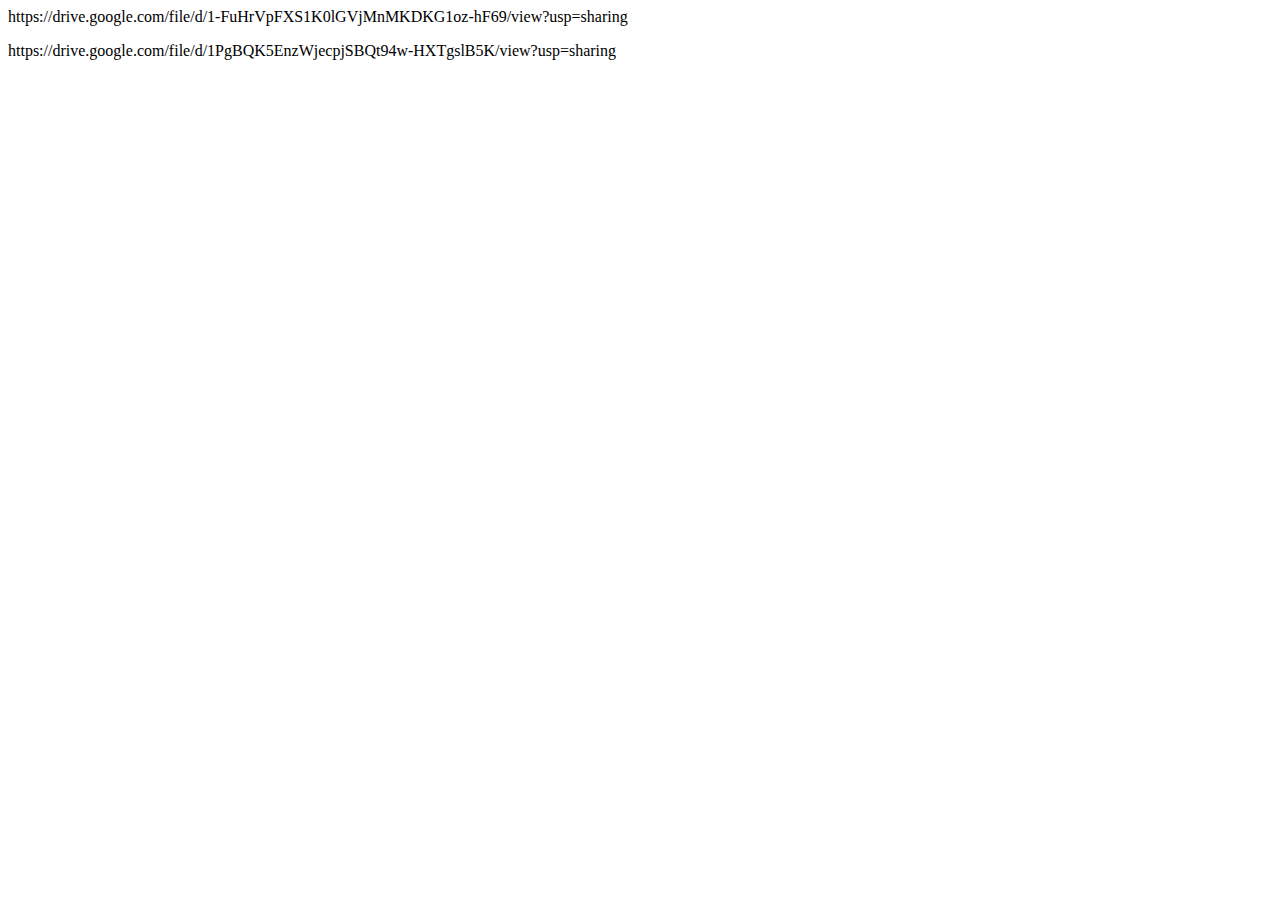
<file: relatorio/index.htm>
<html>
  <body>
<p></p>
https://drive.google.com/file/d/1-FuHrVpFXS1K0lGVjMnMKDKG1oz-hF69/view?usp=sharing
<p></p>
https://drive.google.com/file/d/1PgBQK5EnzWjecpjSBQt94w-HXTgslB5K/view?usp=sharing
  </body>
</html>
</file>
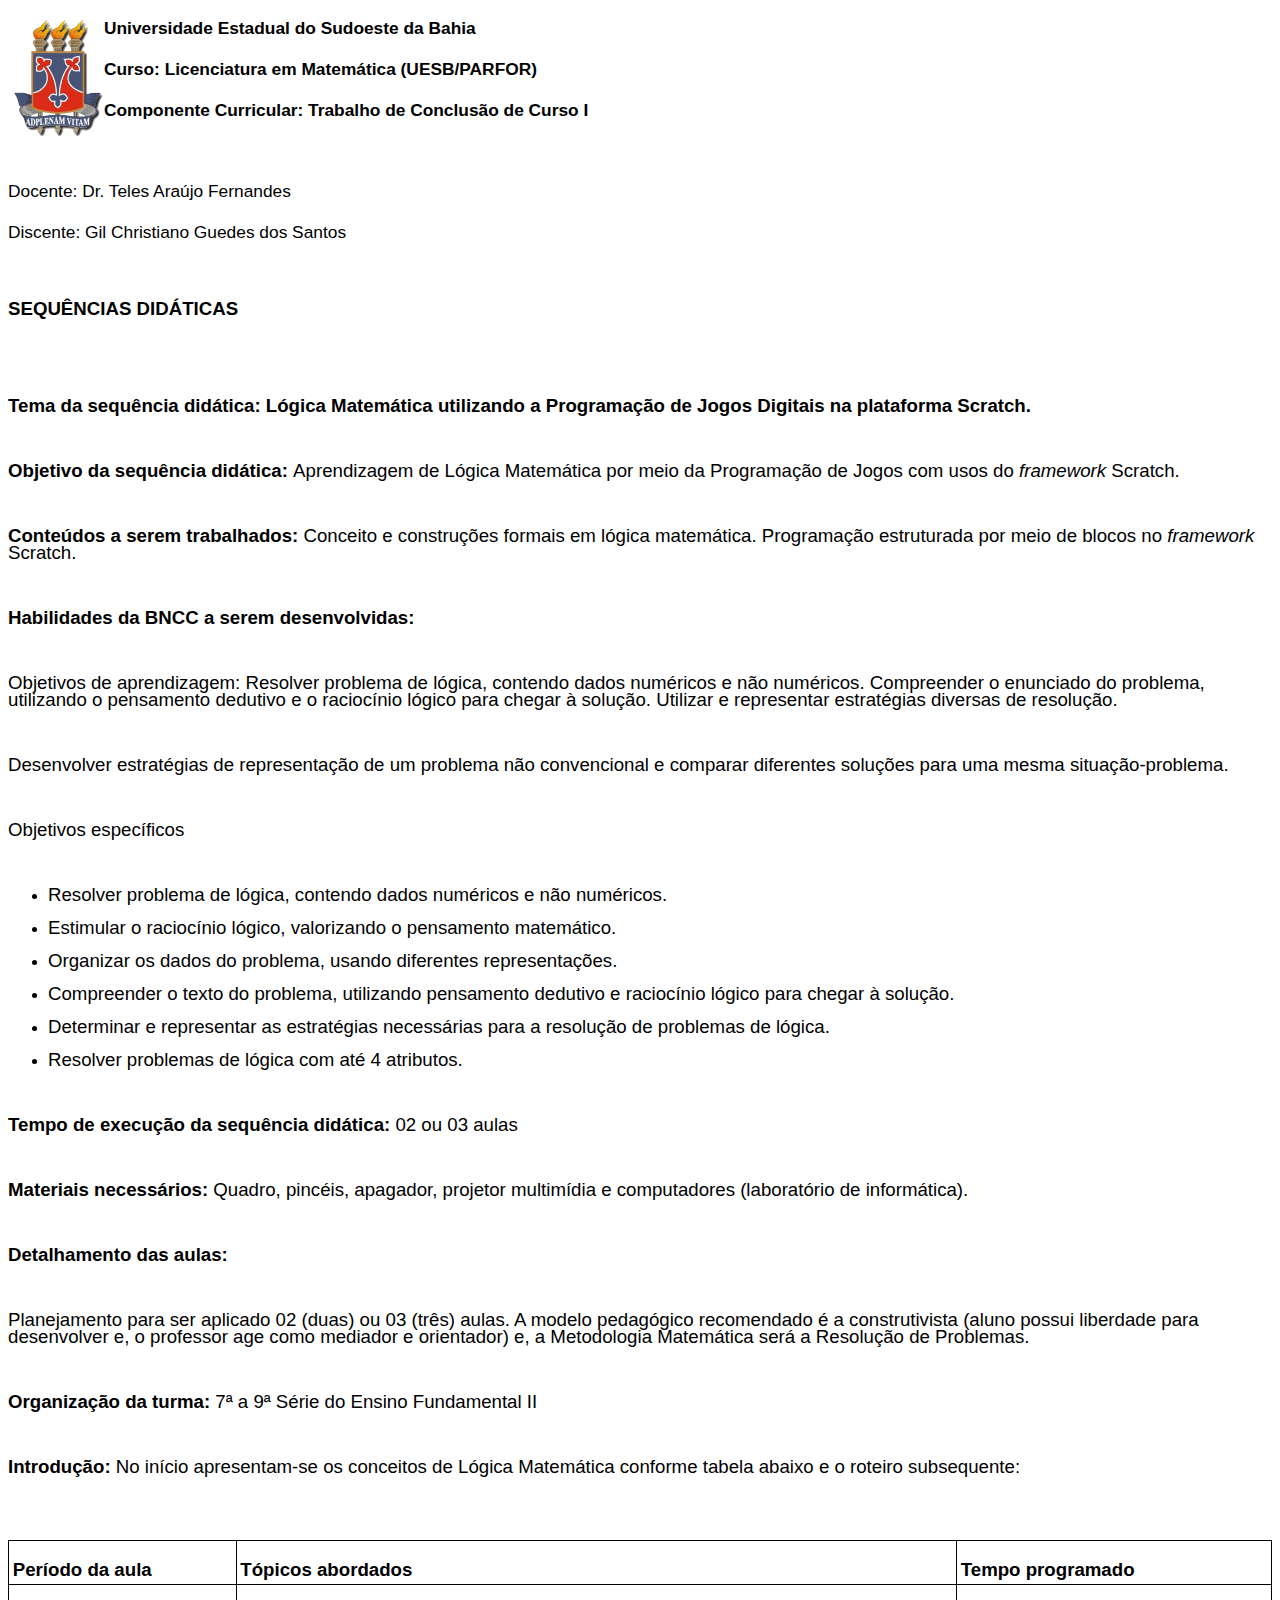
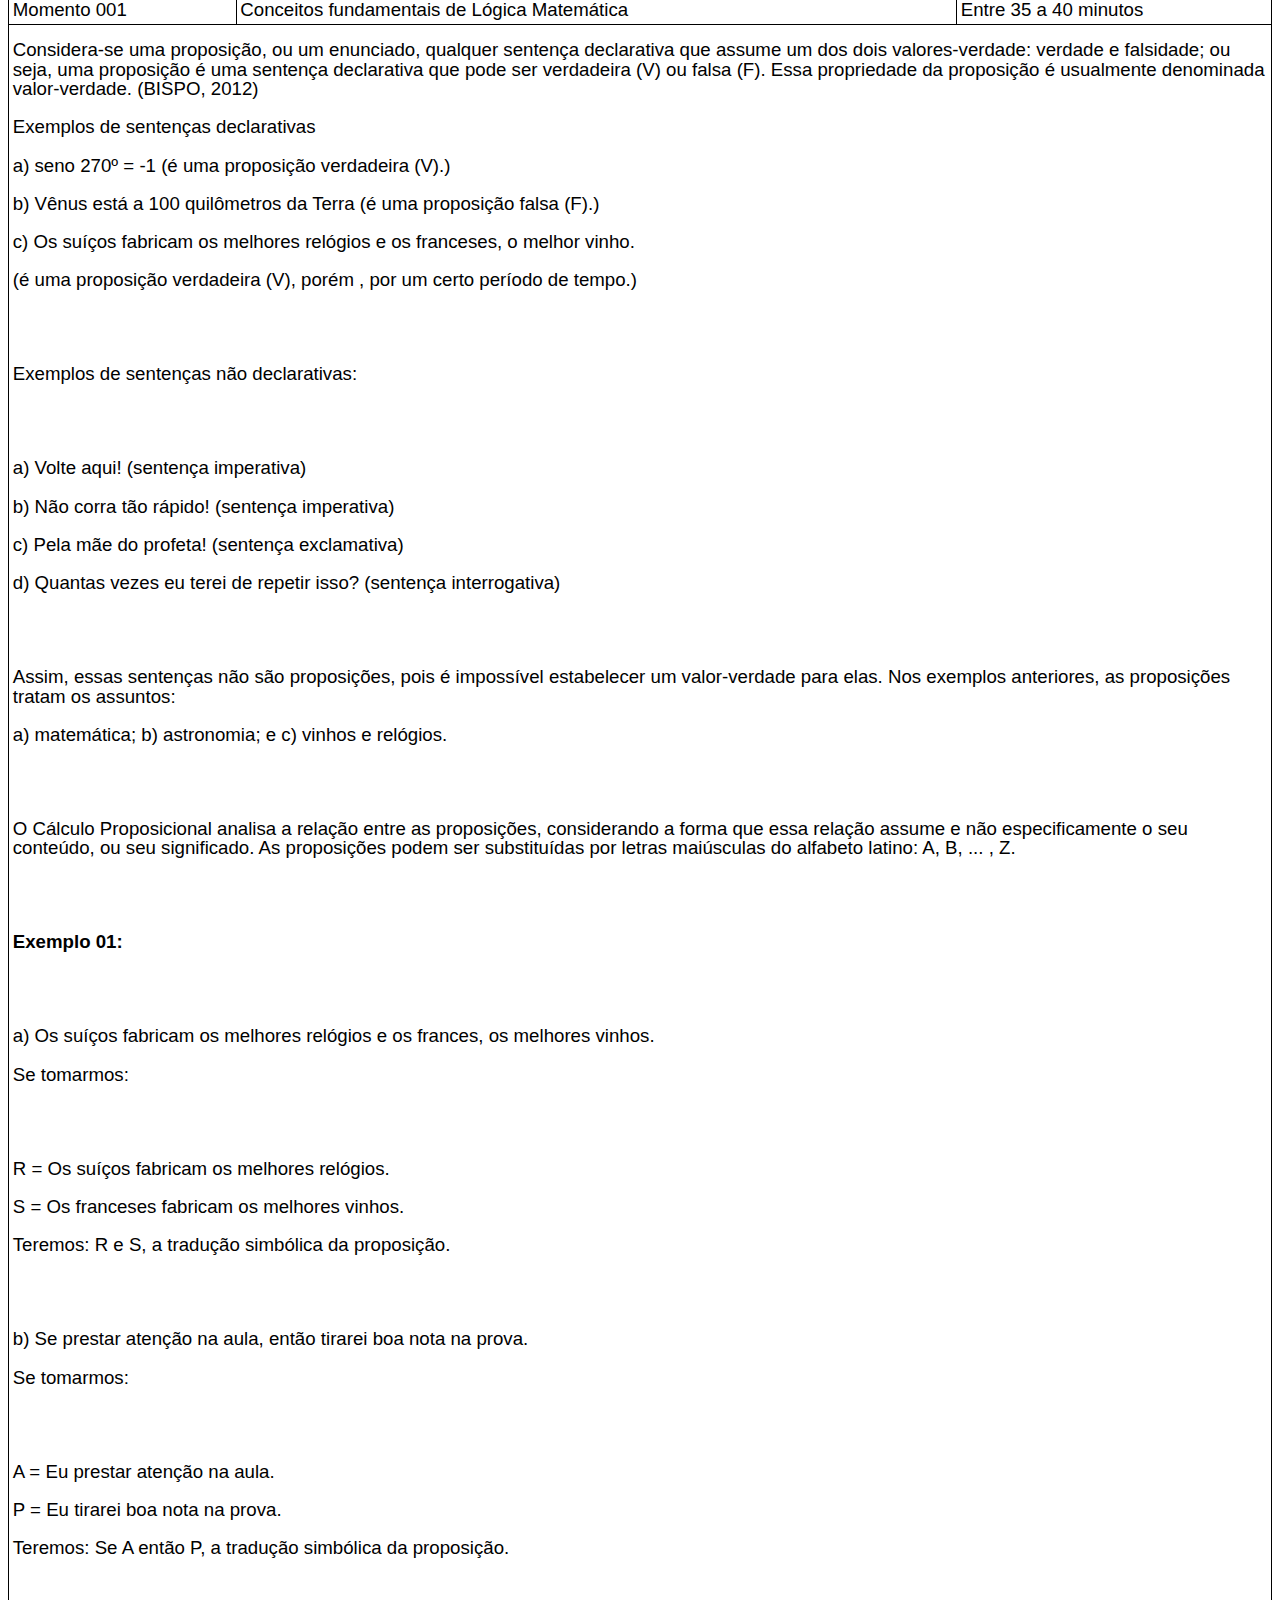
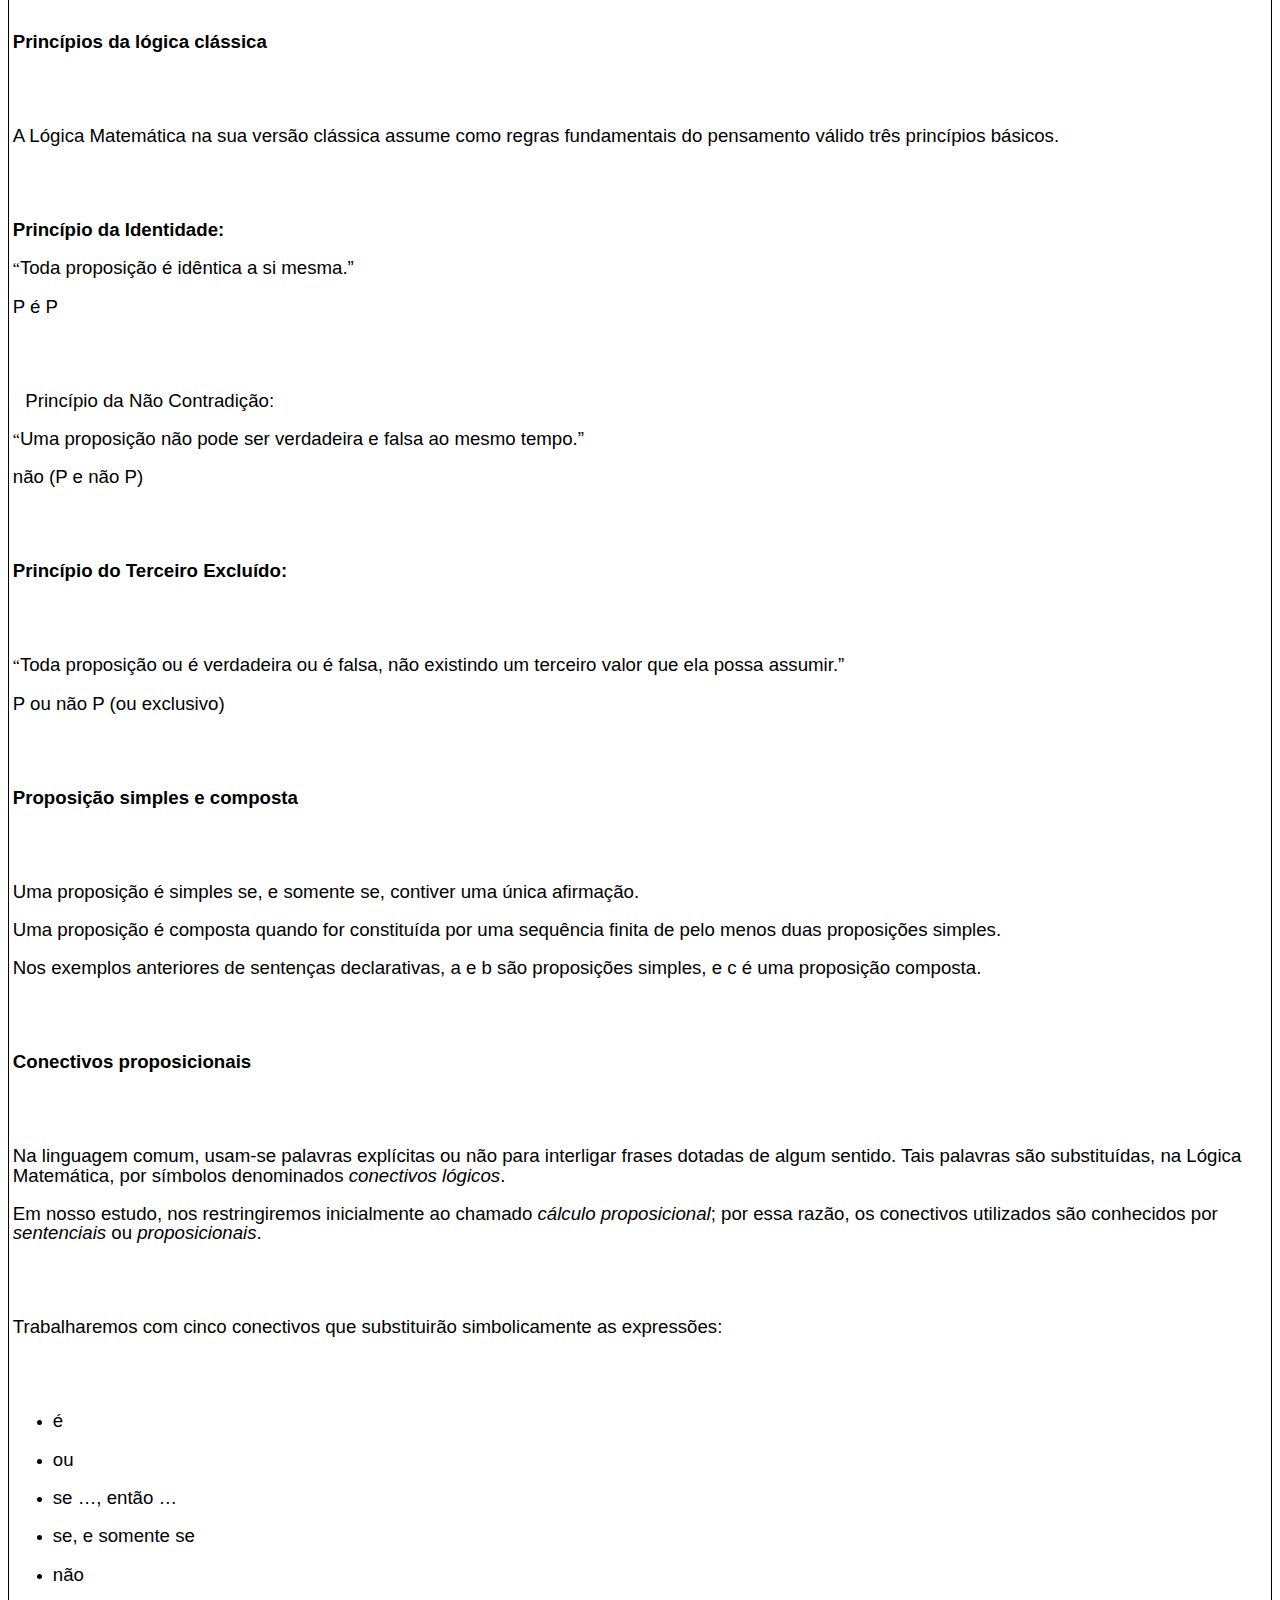
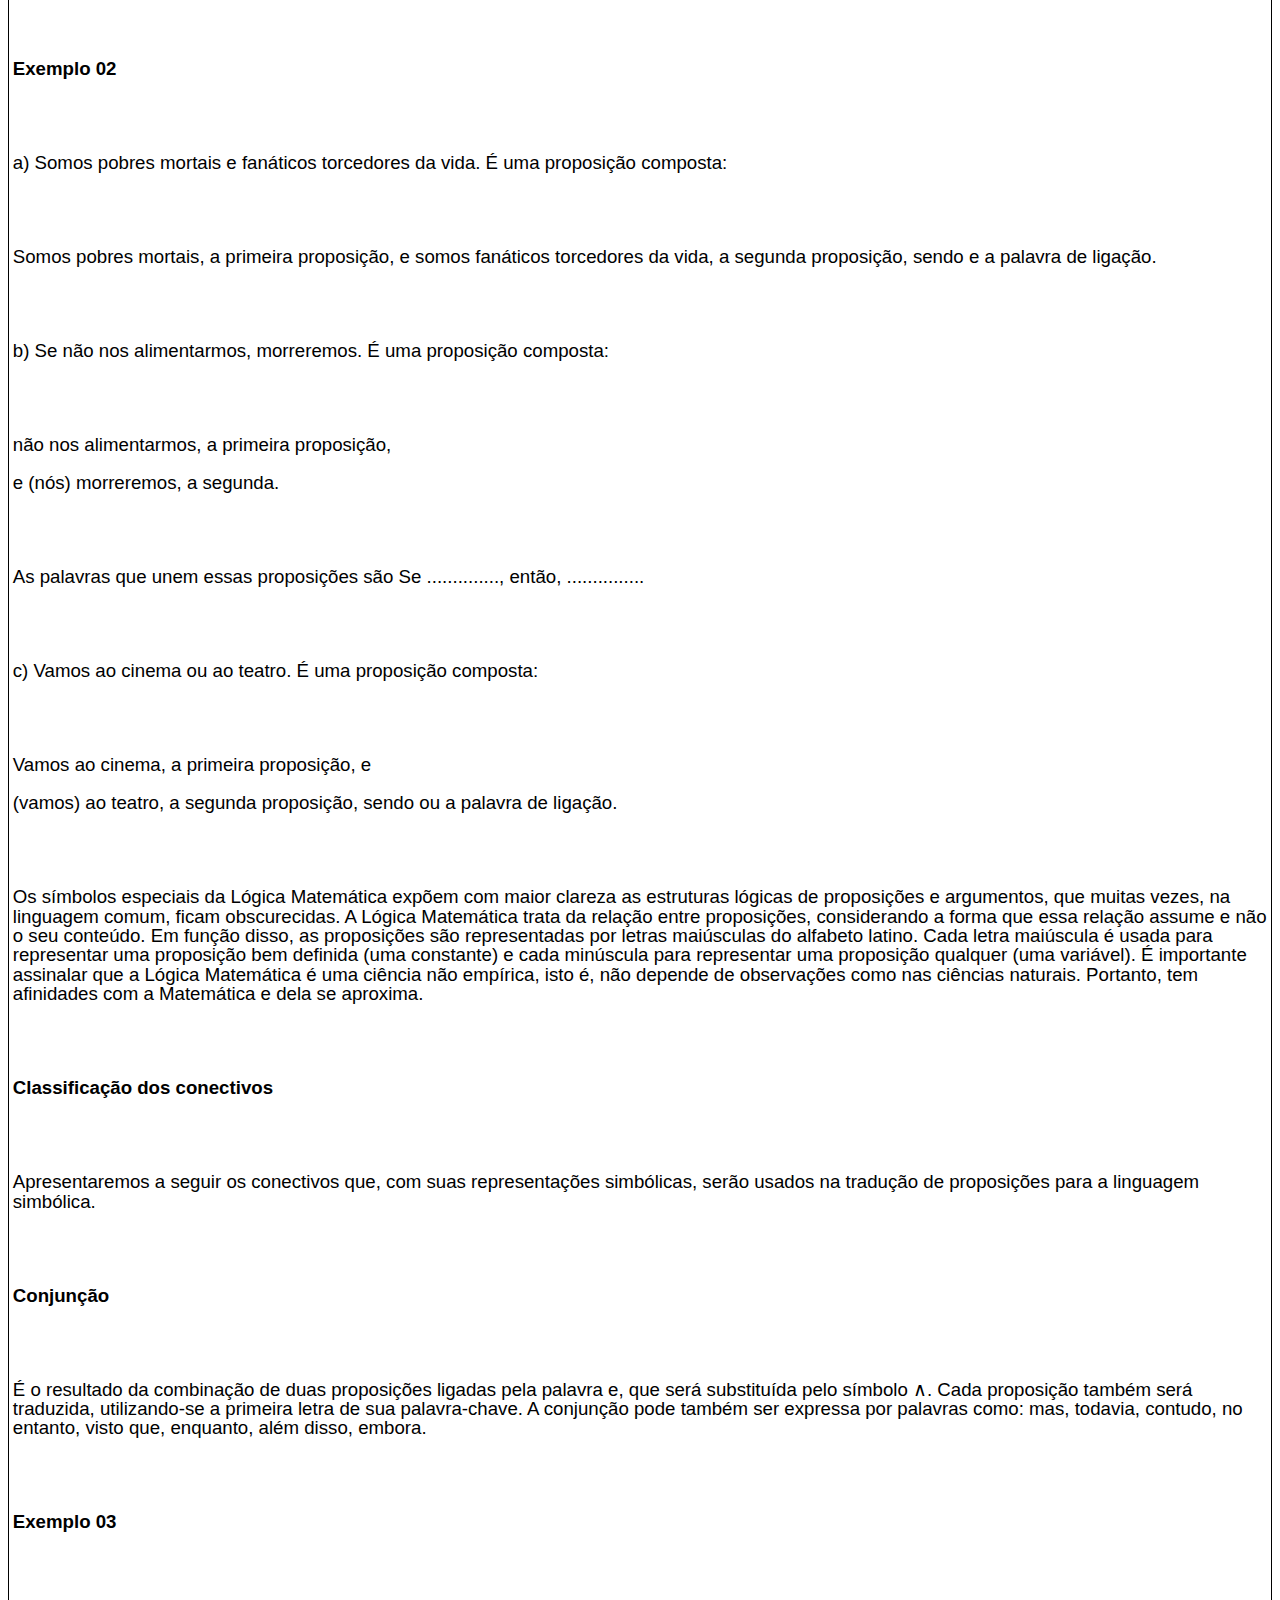
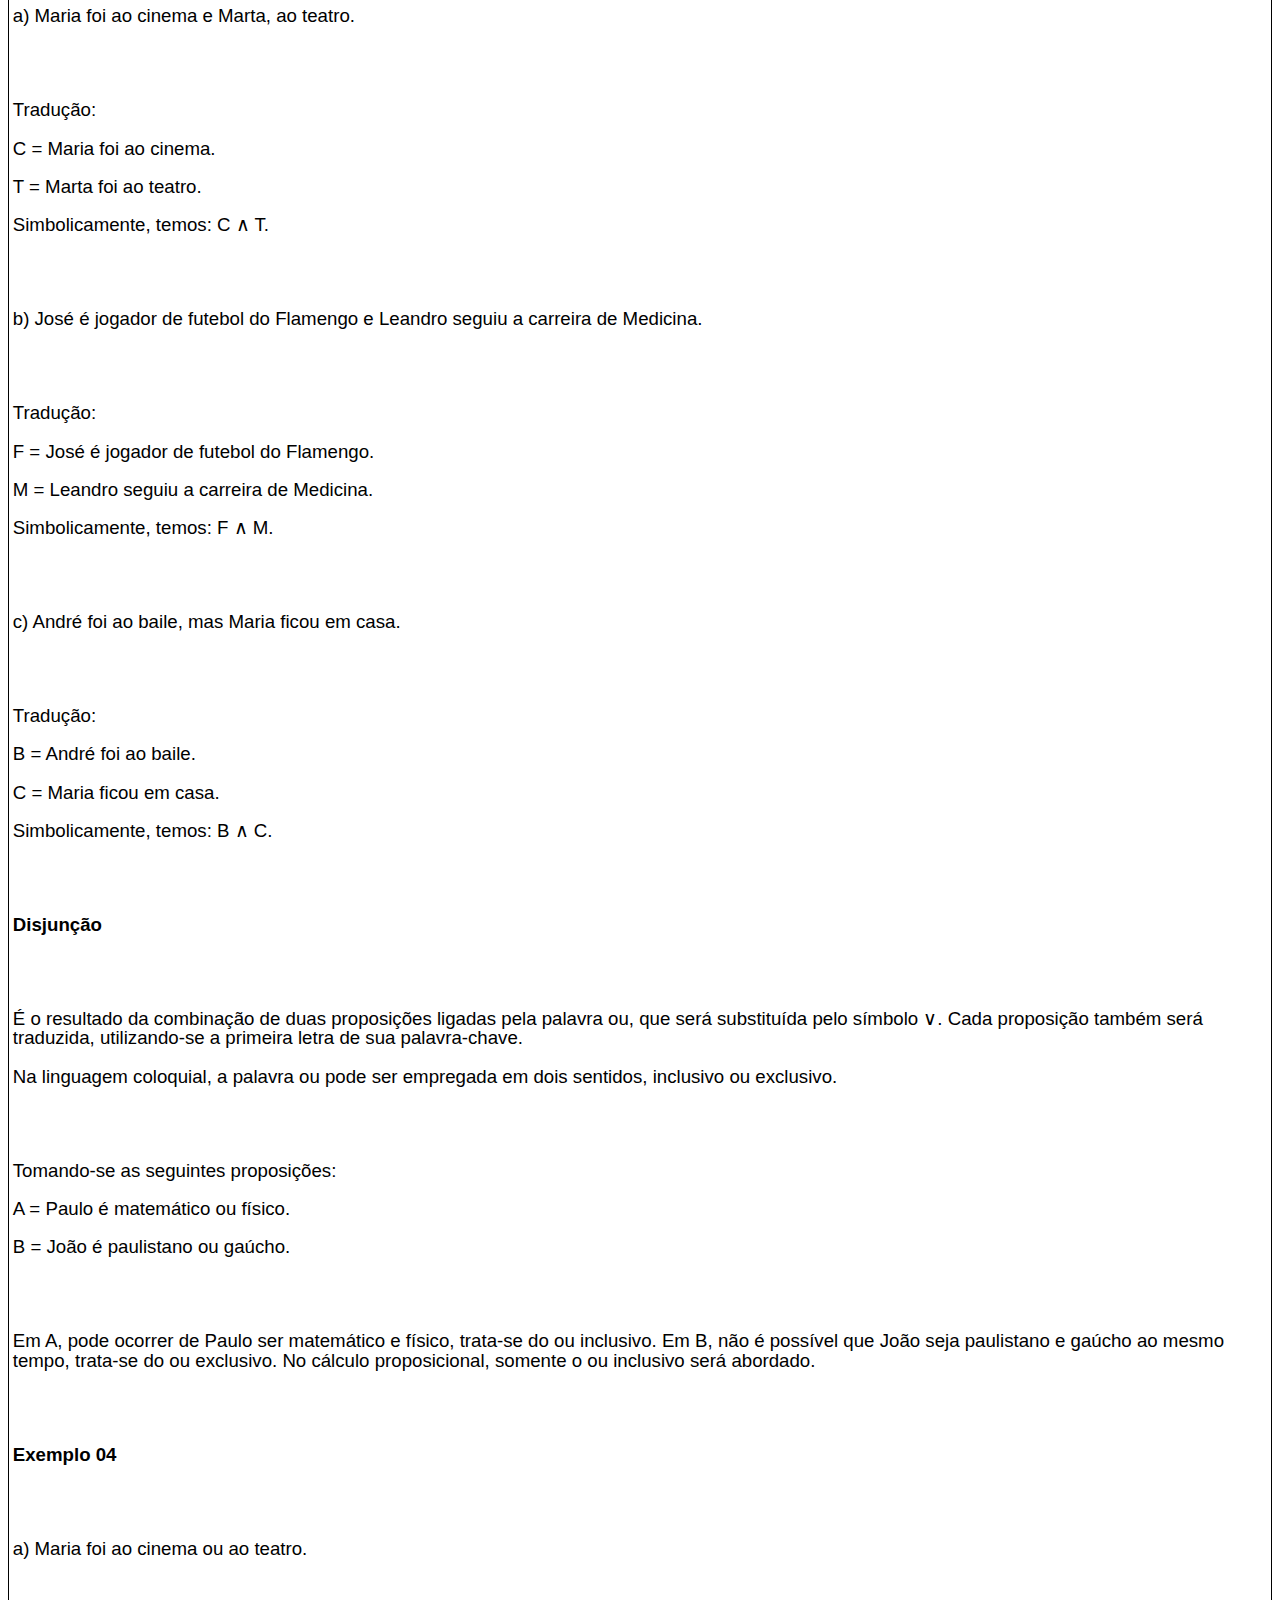
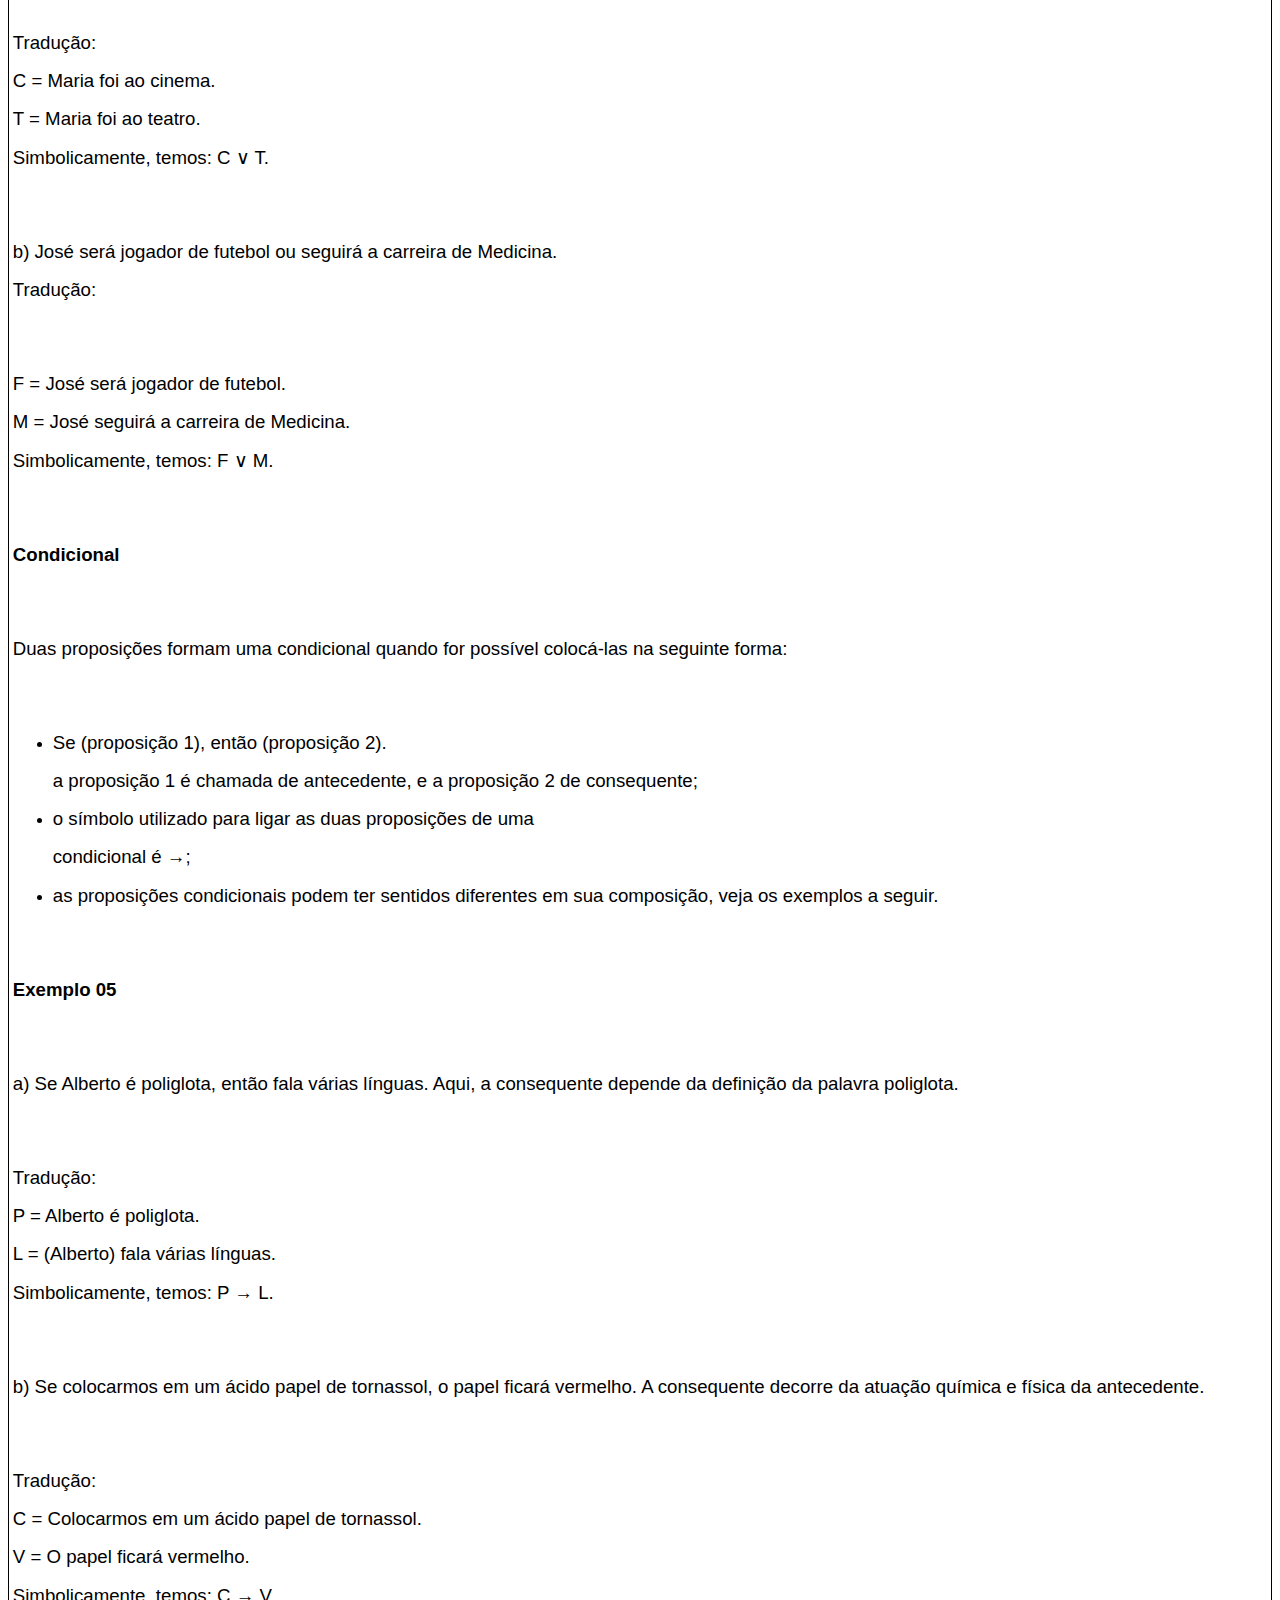
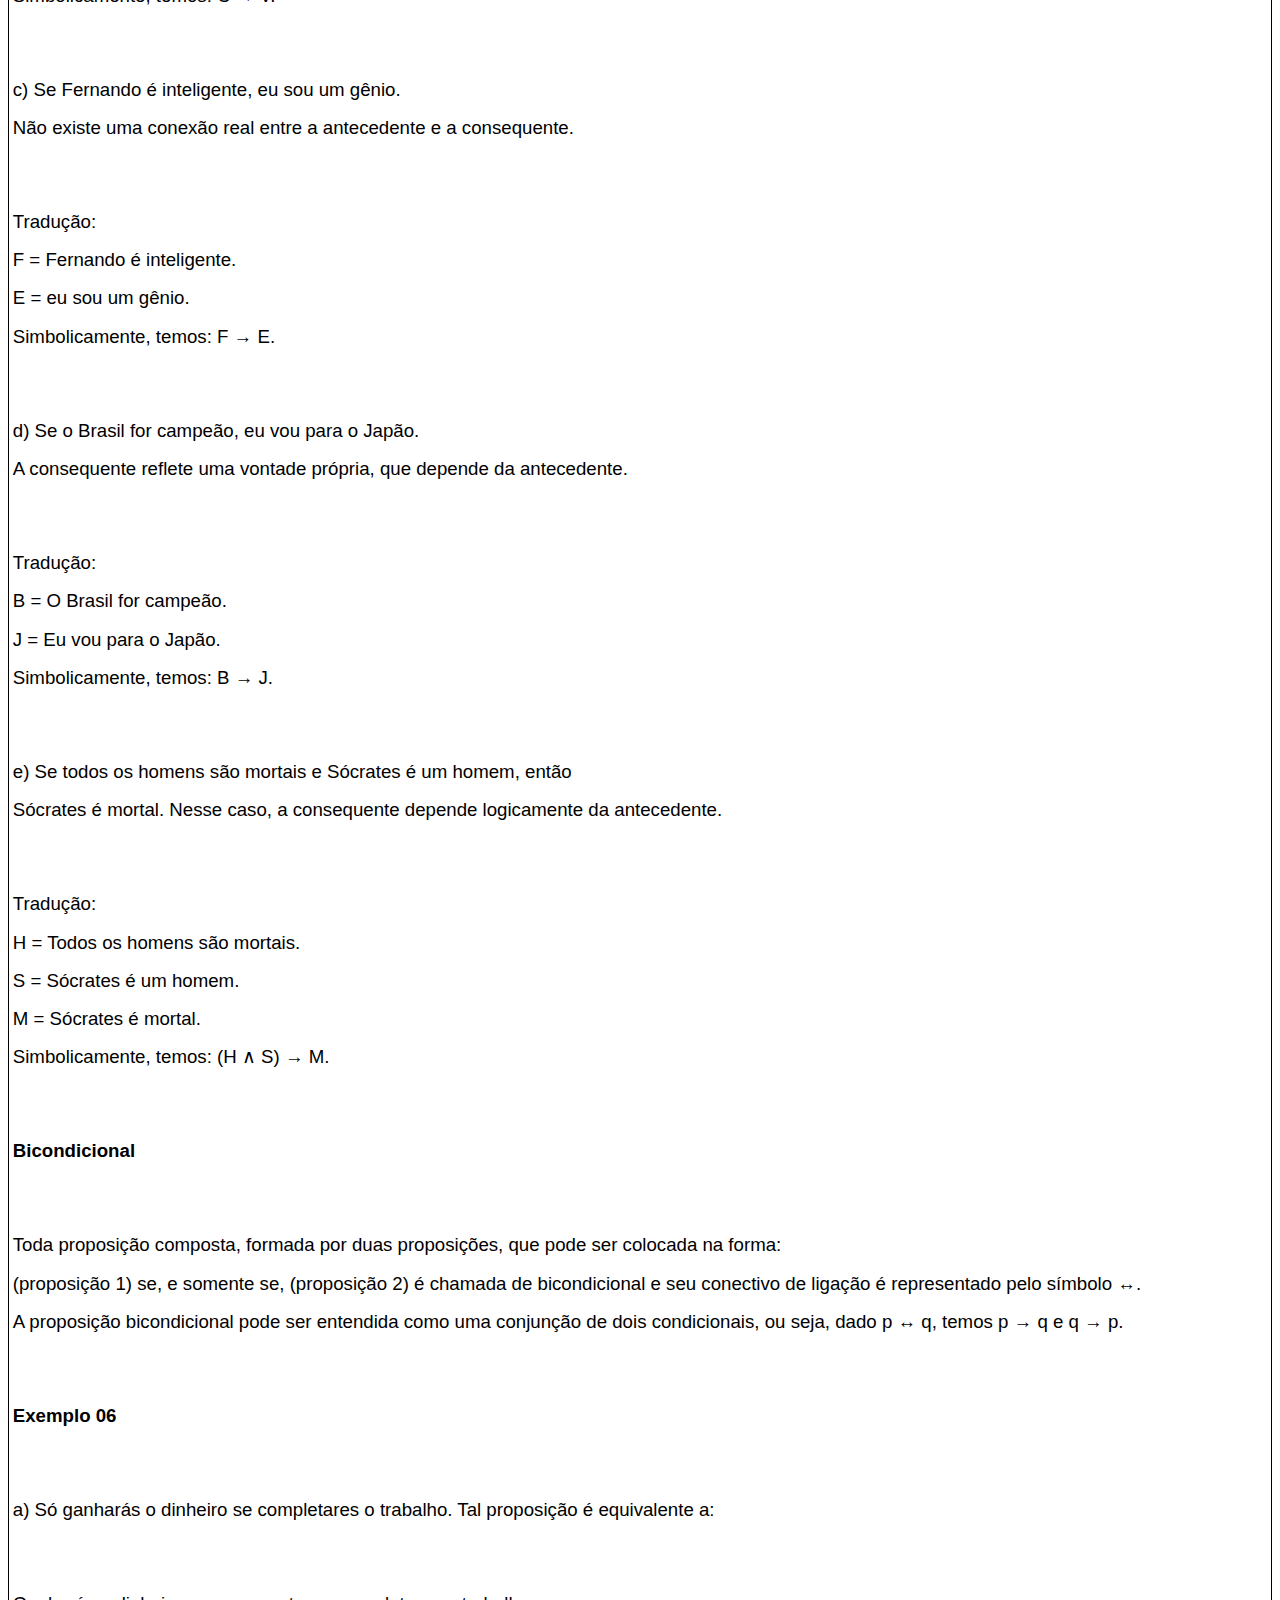
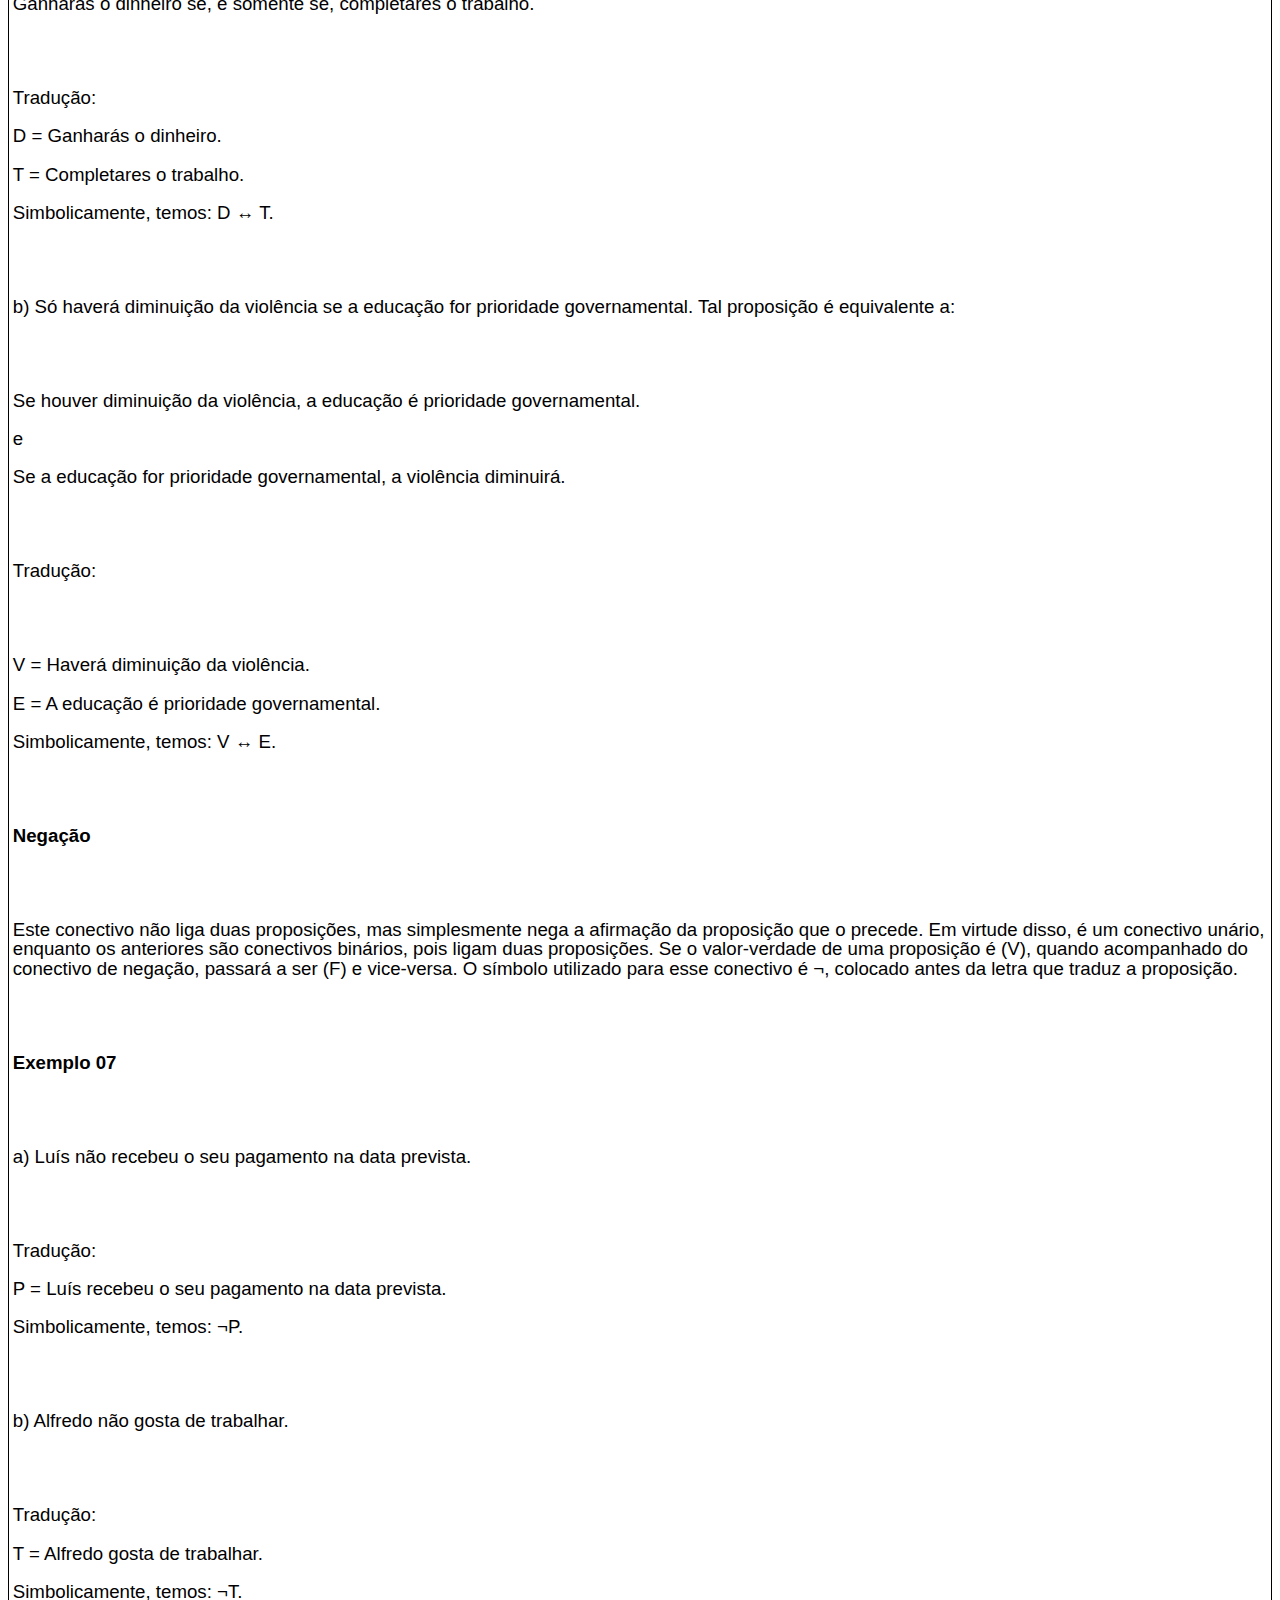
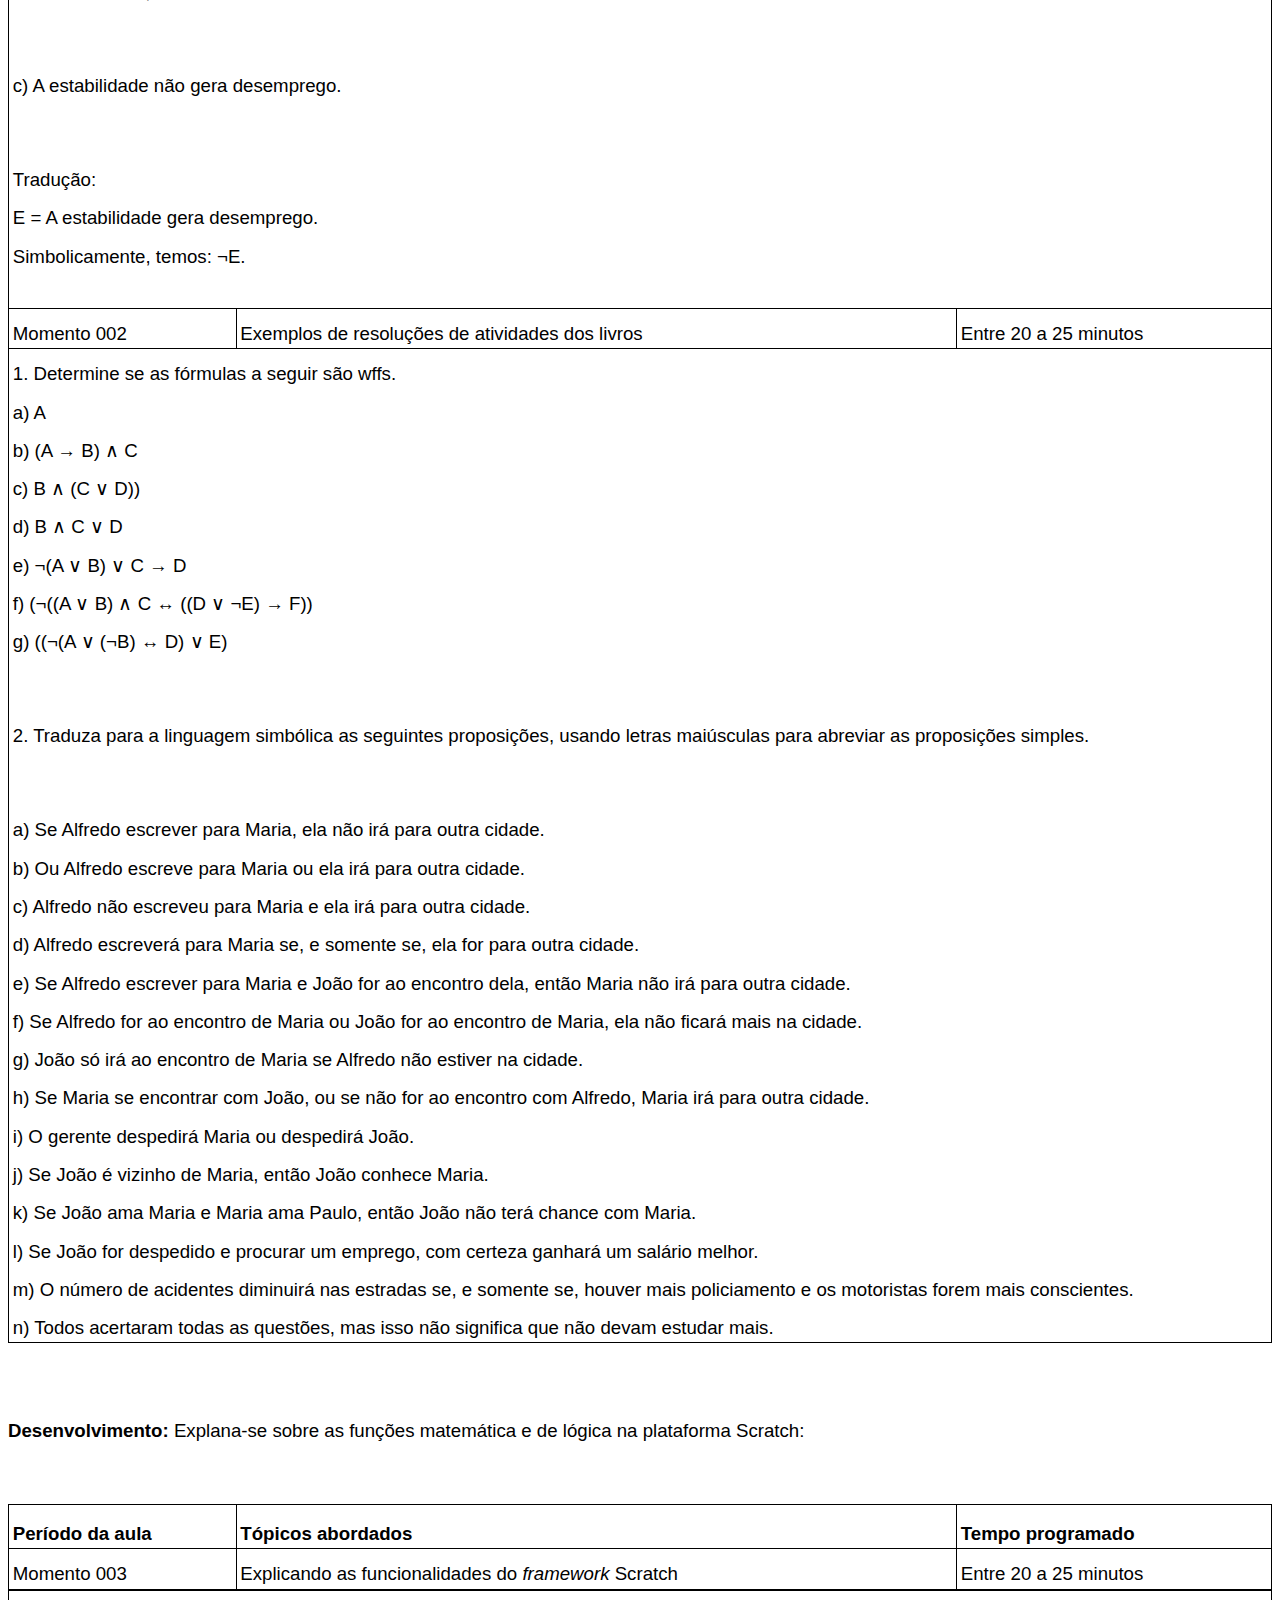
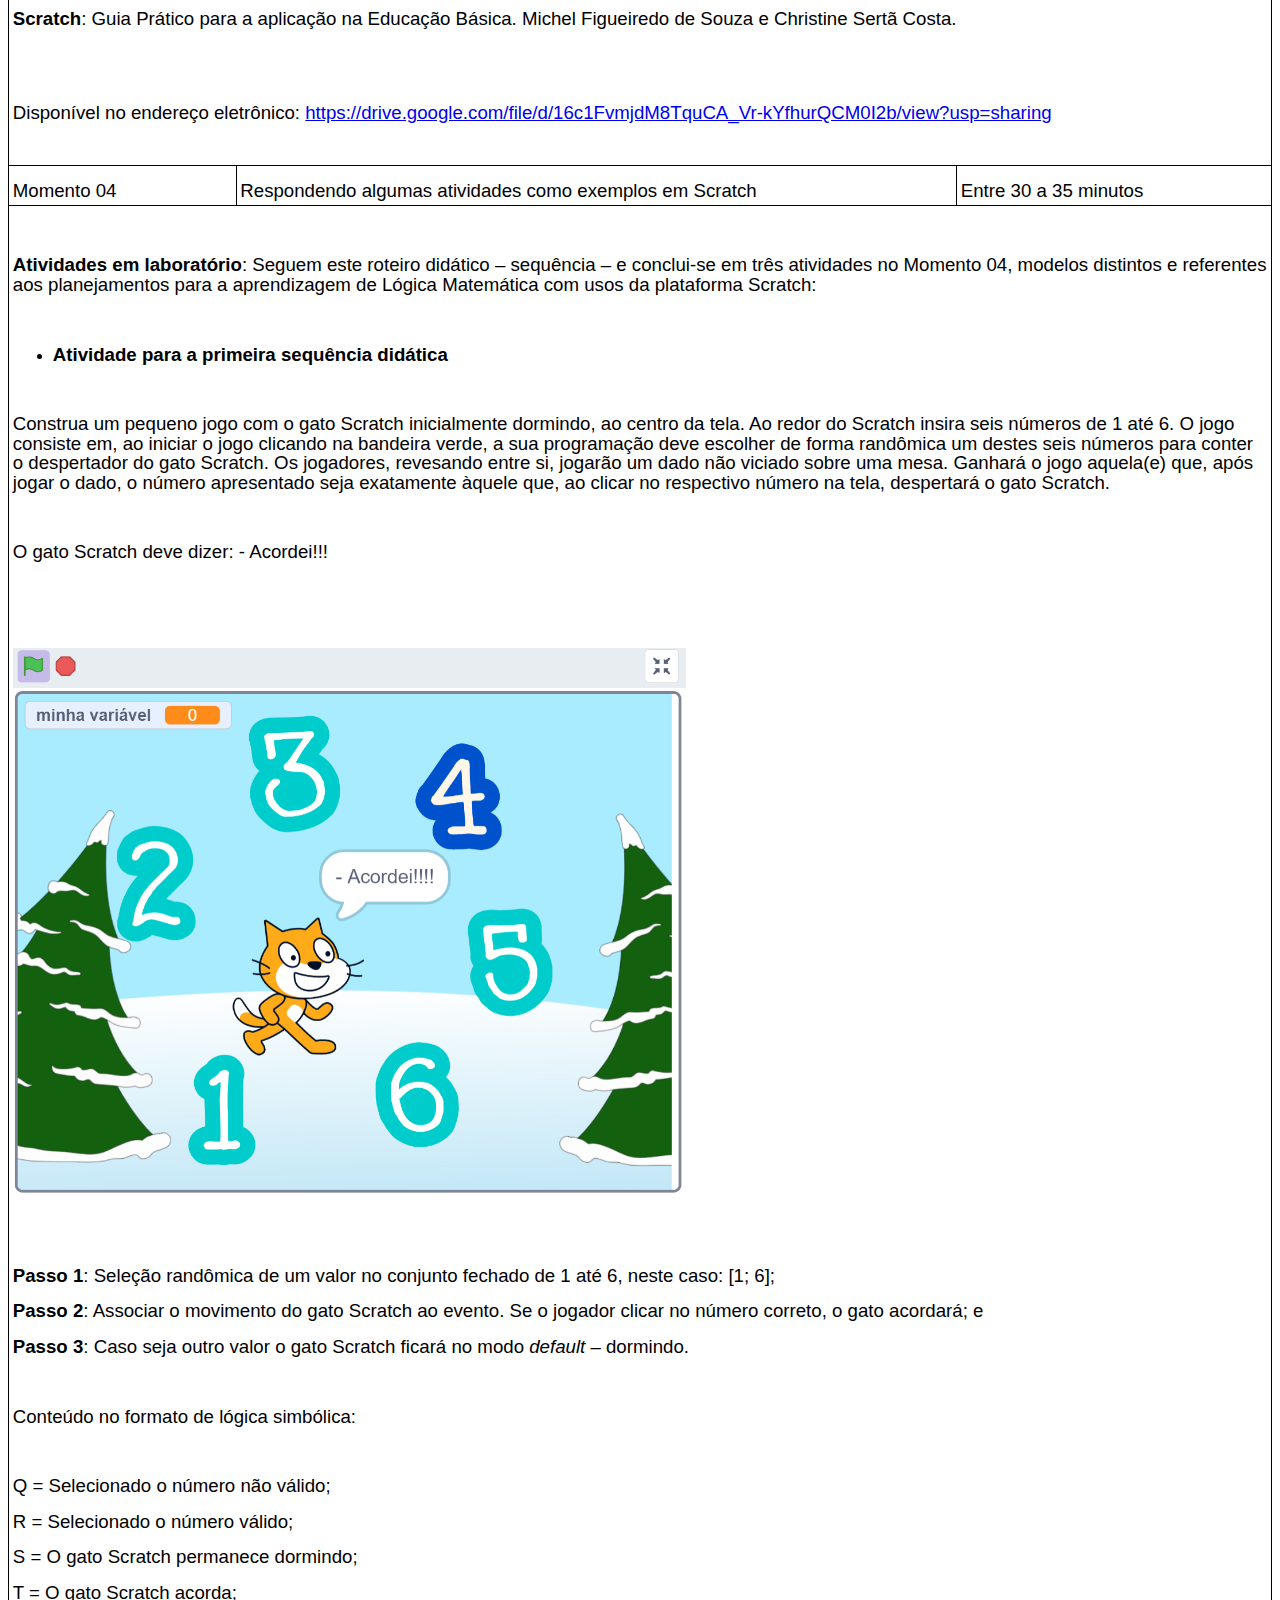
<file: sequencias_didaticas/index.html>
<!DOCTYPE html>
<html>
<head>
	<meta http-equiv="content-type" content="text/html; charset=utf-8"/>
	<title></title>
	<meta name="generator" content="LibreOffice 7.5.3.2 (Windows)"/>
	<meta name="created" content="2023-11-27T10:28:51.567000000"/>
	<meta name="changed" content="2023-11-27T20:34:16.748000000"/>
	<meta name="AppVersion" content="15.0000"/>
	<style type="text/css">
		@page { margin: 2cm }
		td p { color: #000000; line-height: 115%; text-align: left; orphans: 0; widows: 0; margin-bottom: 0cm; background: transparent; direction: ltr }
		td p.western { font-family: "Liberation Serif", serif; font-size: 12pt; so-language: pt-BR }
		td p.cjk { font-family: "NSimSun"; font-size: 12pt; so-language: zh-CN }
		td p.ctl { font-family: "Lucida Sans"; font-size: 12pt; so-language: hi-IN }
		p { color: #000000; line-height: 115%; text-align: left; orphans: 2; widows: 2; margin-bottom: 0.25cm; background: transparent; direction: ltr }
		p.western { font-family: "Liberation Serif", serif; font-size: 12pt; so-language: pt-BR }
		p.cjk { font-family: "NSimSun"; font-size: 12pt; so-language: zh-CN }
		p.ctl { font-family: "Lucida Sans"; font-size: 12pt; so-language: hi-IN }
	</style>
</head>
<body lang="pt-BR" text="#000000" dir="ltr"><p class="western" align="left" style="line-height: 150%; margin-bottom: 0cm">
<img src="sequencias-didaticas_html_d4004739c7943176.png" name="Figura1" align="left" width="96" height="122" border="0"/>
<font face="Verdana, sans-serif"><font size="3" style="font-size: 13pt"><b>Universidade
Estadual do Sudoeste da Bahia</b></font></font></p>
<p class="western" align="left" style="line-height: 150%; margin-bottom: 0cm">
<font face="Verdana, sans-serif"><font size="3" style="font-size: 13pt"><b>Curso:
Licenciatura em Matemática (UESB/PARFOR)</b></font></font></p>
<p class="western" align="left" style="line-height: 150%; margin-bottom: 0cm">
<font face="Verdana, sans-serif"><font size="3" style="font-size: 13pt"><b>Componente
Curricular: Trabalho de Conclusão de Curso I</b></font></font></p>
<p class="western" align="left" style="line-height: 150%; margin-bottom: 0cm">
<br/>

</p>
<p class="western" align="left" style="line-height: 150%; margin-bottom: 0cm">
<font face="Verdana, sans-serif"><font size="3" style="font-size: 13pt">Docente:
Dr. Teles Araújo Fernandes</font></font></p>
<p class="western" align="left" style="font-weight: normal; line-height: 150%; margin-bottom: 0cm">
<font face="Verdana, sans-serif"><font size="3" style="font-size: 13pt">Discente:
Gil Christiano Guedes dos Santos</font></font></p>
<p class="western" align="right" style="line-height: 150%; margin-bottom: 0cm">
<br/>

</p>
<p class="western" align="center" style="line-height: 100%; margin-bottom: 0cm">
<font face="Verdana, sans-serif"><font size="4" style="font-size: 14pt"><b>SEQUÊNCIAS
DIDÁTICAS</b></font></font></p>
<p class="western" align="left" style="line-height: 100%; margin-bottom: 0cm">
<br/>

</p>
<p class="western" align="left" style="line-height: 100%; margin-bottom: 0cm">
<br/>

</p>
<p class="western" align="justify" style="line-height: 100%; margin-bottom: 0cm">
<font face="Verdana, sans-serif"><font size="4" style="font-size: 14pt"><b>Tema
da sequência didática: Lógica Matemática utilizando a Programação
de Jogos Digitais na plataforma Scratch.</b></font></font></p>
<p class="western" align="left" style="line-height: 100%; margin-bottom: 0cm">
<br/>

</p>
<p class="western" align="justify" style="line-height: 100%; margin-bottom: 0cm">
<font face="Verdana, sans-serif"><font size="4" style="font-size: 14pt"><b>Objetivo
da sequência didática: </b><span style="font-weight: normal">Aprendizagem
de Lógica Matemática por meio da Programação de Jogos com usos do
</span><i><span style="font-weight: normal">framework</span></i>
<span style="font-weight: normal">Scratch.</span></font></font></p>
<p class="western" align="left" style="line-height: 100%; margin-bottom: 0cm">
<br/>

</p>
<p class="western" align="left" style="line-height: 100%; margin-bottom: 0cm">
<font face="Verdana, sans-serif"><font size="4" style="font-size: 14pt"><b>Conteúdos
a serem trabalhados:</b> Conceito e construções formais em lógica
matemática. Programação estruturada por meio de blocos no
<i>framework</i> Scratch.</font></font></p>
<p class="western" align="left" style="line-height: 100%; margin-bottom: 0cm">
<br/>

</p>
<p class="western" align="left" style="line-height: 100%; margin-bottom: 0cm">
<font face="Verdana, sans-serif"><font size="4" style="font-size: 14pt"><b>Habilidades
da BNCC a serem desenvolvidas:</b> </font></font>
</p>
<p class="western" align="left" style="line-height: 100%; margin-bottom: 0cm">
<br/>

</p>
<p class="western" align="justify" style="line-height: 100%; margin-bottom: 0cm">
<font face="Verdana, sans-serif"><font size="4" style="font-size: 14pt">Objetivos
de aprendizagem: Resolver problema de lógica, contendo dados
numéricos e não numéricos. Compreender o enunciado do problema,
utilizando o pensamento dedutivo e o raciocínio lógico para chegar
à solução. Utilizar e representar estratégias diversas de
resolução.</font></font></p>
<p class="western" align="justify" style="line-height: 100%; margin-bottom: 0cm">
<br/>

</p>
<p class="western" align="justify" style="line-height: 100%; margin-bottom: 0cm">
<font face="Verdana, sans-serif"><font size="4" style="font-size: 14pt">Desenvolver
estratégias de representação de um problema não convencional e
comparar diferentes soluções para uma mesma situação-problema.</font></font></p>
<p class="western" align="left" style="line-height: 100%; margin-bottom: 0cm">
<br/>

</p>
<p class="western" align="left" style="line-height: 100%; margin-bottom: 0cm">
<font face="Verdana, sans-serif"><font size="4" style="font-size: 14pt">Objetivos
específicos</font></font></p>
<p class="western" align="left" style="line-height: 100%; margin-bottom: 0cm">
<br/>

</p>
<ul>
	<li><p class="western" align="left" style="line-height: 100%; margin-bottom: 0cm">
	<font face="Verdana, sans-serif"><font size="4" style="font-size: 14pt">Resolver
	problema de lógica, contendo dados numéricos e não numéricos.</font></font></p>
	<li><p class="western" align="left" style="line-height: 100%; margin-bottom: 0cm">
	<font face="Verdana, sans-serif"><font size="4" style="font-size: 14pt">Estimular
	o raciocínio lógico, valorizando o pensamento matemático.</font></font></p>
	<li><p class="western" align="left" style="line-height: 100%; margin-bottom: 0cm">
	<font face="Verdana, sans-serif"><font size="4" style="font-size: 14pt">Organizar
	os dados do problema, usando diferentes representações.</font></font></p>
	<li><p class="western" align="left" style="line-height: 100%; margin-bottom: 0cm">
	<font face="Verdana, sans-serif"><font size="4" style="font-size: 14pt">Compreender
	o texto do problema, utilizando pensamento dedutivo e raciocínio
	lógico para chegar à solução.</font></font></p>
	<li><p class="western" align="left" style="line-height: 100%; margin-bottom: 0cm">
	<font face="Verdana, sans-serif"><font size="4" style="font-size: 14pt">Determinar
	e representar as estratégias necessárias para a resolução de
	problemas de lógica.</font></font></p>
	<li><p class="western" align="left" style="line-height: 100%; margin-bottom: 0cm">
	<font face="Verdana, sans-serif"><font size="4" style="font-size: 14pt">Resolver
	problemas de lógica com até 4 atributos.</font></font></p>
</ul>
<p class="western" align="left" style="line-height: 100%; margin-bottom: 0cm">
<br/>

</p>
<p class="western" align="left" style="line-height: 100%; margin-bottom: 0cm">
<font face="Verdana, sans-serif"><font size="4" style="font-size: 14pt"><b>Tempo
de execução da sequência didática:</b> 02 ou 03 aulas</font></font></p>
<p class="western" align="left" style="line-height: 100%; margin-bottom: 0cm">
<br/>

</p>
<p class="western" align="left" style="line-height: 100%; margin-bottom: 0cm">
<font face="Verdana, sans-serif"><font size="4" style="font-size: 14pt"><b>Materiais
necessários:</b> Quadro, pincéis, apagador, projetor multimídia e
computadores (laboratório de informática).</font></font></p>
<p class="western" align="left" style="line-height: 100%; margin-bottom: 0cm">
<br/>

</p>
<p class="western" align="left" style="line-height: 100%; margin-bottom: 0cm">
<font face="Verdana, sans-serif"><font size="4" style="font-size: 14pt"><b>Detalhamento
das aulas:</b> </font></font>
</p>
<p class="western" align="justify" style="line-height: 100%; margin-bottom: 0cm">
<br/>

</p>
<p class="western" align="justify" style="line-height: 100%; margin-bottom: 0cm">
<font face="Verdana, sans-serif"><font size="4" style="font-size: 14pt">Planejamento
para ser aplicado 02 (duas) ou 03 (três) aulas. A modelo pedagógico
recomendado é a construtivista (aluno possui liberdade para
desenvolver e, o professor age como mediador e orientador) e, a
Metodologia Matemática será a Resolução de Problemas.</font></font></p>
<p class="western" align="left" style="line-height: 100%; margin-bottom: 0cm">
<br/>

</p>
<p class="western" align="left" style="line-height: 100%; margin-bottom: 0cm">
<font face="Verdana, sans-serif"><font size="4" style="font-size: 14pt"><b>Organização
da turma:</b> 7ª a 9ª Série do Ensino Fundamental II</font></font></p>
<p class="western" align="left" style="line-height: 100%; margin-bottom: 0cm">
<br/>

</p>
<p class="western" align="left" style="line-height: 100%; margin-bottom: 0cm">
<font face="Verdana, sans-serif"><font size="4" style="font-size: 14pt"><b>Introdução:</b>
<span style="font-weight: normal">No início apresentam-se os
conceitos de Lógica Matemática conforme tabela abaixo e o roteiro
subsequente:</span></font></font></p>
<p class="western" align="left" style="line-height: 100%; margin-bottom: 0cm">
<br/>

</p>
<p class="western" align="left" style="line-height: 100%; margin-bottom: 0cm">
<br/>

</p>
<table width="100%" cellpadding="4" cellspacing="0">
	<col width="47*"/>

	<col width="146*"/>

	<col width="63*"/>

	<tr valign="top">
		<td width="18%" style="border-top: 1px solid #000000; border-bottom: 1px solid #000000; border-left: 1px solid #000000; border-right: none; padding-top: 0.1cm; padding-bottom: 0.1cm; padding-left: 0.1cm; padding-right: 0cm"><p class="western" align="center" style="orphans: 0; widows: 0">
			<font face="Verdana, sans-serif"><font size="4" style="font-size: 14pt"><b>Período
			da aula</b></font></font></p>
		</td>
		<td width="57%" style="border-top: 1px solid #000000; border-bottom: 1px solid #000000; border-left: 1px solid #000000; border-right: none; padding-top: 0.1cm; padding-bottom: 0.1cm; padding-left: 0.1cm; padding-right: 0cm"><p class="western" align="center" style="orphans: 0; widows: 0">
			<font face="Verdana, sans-serif"><font size="4" style="font-size: 14pt"><b>Tópicos
			abordados</b></font></font></p>
		</td>
		<td width="25%" style="border: 1px solid #000000; padding: 0.1cm"><p class="western" align="center" style="orphans: 0; widows: 0">
			<font face="Verdana, sans-serif"><font size="4" style="font-size: 14pt"><b>Tempo
			programado</b></font></font></p>
		</td>
	</tr>
	<tr valign="top">
		<td width="18%" style="border-top: none; border-bottom: 1px solid #000000; border-left: 1px solid #000000; border-right: none; padding-top: 0cm; padding-bottom: 0.1cm; padding-left: 0.1cm; padding-right: 0cm"><p class="western" align="center" style="orphans: 0; widows: 0">
			<font face="Verdana, sans-serif"><font size="4" style="font-size: 14pt">Momento
			001</font></font></p>
		</td>
		<td width="57%" style="border-top: none; border-bottom: 1px solid #000000; border-left: 1px solid #000000; border-right: none; padding-top: 0cm; padding-bottom: 0.1cm; padding-left: 0.1cm; padding-right: 0cm"><p class="western" align="center" style="orphans: 0; widows: 0">
			<font face="Verdana, sans-serif"><font size="4" style="font-size: 14pt">Conceitos
			fundamentais de Lógica Matemática</font></font></p>
		</td>
		<td width="25%" style="border-top: none; border-bottom: 1px solid #000000; border-left: 1px solid #000000; border-right: 1px solid #000000; padding-top: 0cm; padding-bottom: 0.1cm; padding-left: 0.1cm; padding-right: 0.1cm"><p class="western" align="center" style="orphans: 0; widows: 0">
			<font face="Verdana, sans-serif"><font size="4" style="font-size: 14pt">Entre
			35 a 40 minutos</font></font></p>
		</td>
	</tr>
	<tr>
		<td colspan="3" width="100%" valign="top" style="border-top: none; border-bottom: 1px solid #000000; border-left: 1px solid #000000; border-right: 1px solid #000000; padding-top: 0cm; padding-bottom: 0.1cm; padding-left: 0.1cm; padding-right: 0.1cm"><p class="western" align="justify" style="orphans: 0; widows: 0; margin-bottom: 0.5cm">
			<font face="Verdana, sans-serif"><font size="4" style="font-size: 14pt">Considera-se
			uma proposição, ou um enunciado, qualquer sentença declarativa
			que assume um dos dois valores-verdade: verdade e falsidade; ou
			seja, uma proposição é uma sentença declarativa que pode ser
			verdadeira (V) ou falsa (F). Essa propriedade da proposição é
			usualmente denominada valor-verdade. </font></font><font face="Verdana, sans-serif"><font size="4" style="font-size: 14pt">(BISPO,
			2012)</font></font></p>
			<p class="western" align="justify" style="orphans: 0; widows: 0; margin-bottom: 0.5cm">
			<font face="Verdana, sans-serif"><font size="4" style="font-size: 14pt">Exemplos
			de sentenças declarativas</font></font></p>
			<p class="western" align="justify" style="orphans: 0; widows: 0; margin-bottom: 0.5cm">
			<font face="Verdana, sans-serif"><font size="4" style="font-size: 14pt">a)
			seno 270º = -1 (é uma proposição verdadeira (V).)</font></font></p>
			<p class="western" align="justify" style="orphans: 0; widows: 0; margin-bottom: 0.5cm">
			<font face="Verdana, sans-serif"><font size="4" style="font-size: 14pt">b)
			Vênus está a 100 quilômetros da Terra (é uma proposição
			falsa (F).)</font></font></p>
			<p class="western" align="justify" style="orphans: 0; widows: 0; margin-bottom: 0.5cm">
			<font face="Verdana, sans-serif"><font size="4" style="font-size: 14pt">c)
			Os suíços fabricam os melhores relógios e os franceses, o
			melhor vinho.</font></font></p>
			<p class="western" align="justify" style="orphans: 0; widows: 0; margin-bottom: 0.5cm">
			<font face="Verdana, sans-serif"><font size="4" style="font-size: 14pt">(é
			uma proposição verdadeira (V), porém , por um certo período de
			tempo.)</font></font></p>
			<p class="western" align="justify" style="orphans: 0; widows: 0; margin-bottom: 0.5cm">
			<br/>
<br/>

			</p>
			<p class="western" align="justify" style="orphans: 0; widows: 0; margin-bottom: 0.5cm">
			<font face="Verdana, sans-serif"><font size="4" style="font-size: 14pt">Exemplos
			de sentenças não declarativas:</font></font></p>
			<p class="western" align="justify" style="orphans: 0; widows: 0; margin-bottom: 0.5cm">
			<br/>
<br/>

			</p>
			<p class="western" align="justify" style="orphans: 0; widows: 0; margin-bottom: 0.5cm">
			<font face="Verdana, sans-serif"><font size="4" style="font-size: 14pt">a)
			Volte aqui! (sentença imperativa)</font></font></p>
			<p class="western" align="justify" style="orphans: 0; widows: 0; margin-bottom: 0.5cm">
			<font face="Verdana, sans-serif"><font size="4" style="font-size: 14pt">b)
			Não corra tão rápido! (sentença imperativa)</font></font></p>
			<p class="western" align="justify" style="orphans: 0; widows: 0; margin-bottom: 0.5cm">
			<font face="Verdana, sans-serif"><font size="4" style="font-size: 14pt">c)
			Pela mãe do profeta! (sentença exclamativa)</font></font></p>
			<p class="western" align="justify" style="orphans: 0; widows: 0; margin-bottom: 0.5cm">
			<font face="Verdana, sans-serif"><font size="4" style="font-size: 14pt">d)
			Quantas vezes eu terei de repetir isso? (sentença interrogativa)</font></font></p>
			<p class="western" align="justify" style="orphans: 0; widows: 0; margin-bottom: 0.5cm">
			<br/>
<br/>

			</p>
			<p class="western" align="justify" style="orphans: 0; widows: 0; margin-bottom: 0.5cm">
			<font face="Verdana, sans-serif"><font size="4" style="font-size: 14pt">Assim,
			essas sentenças não são proposições, pois é impossível
			estabelecer um valor-verdade para elas. Nos exemplos anteriores,
			as proposições tratam os assuntos:</font></font></p>
			<p class="western" align="justify" style="orphans: 0; widows: 0; margin-bottom: 0.5cm">
			<font face="Verdana, sans-serif"><font size="4" style="font-size: 14pt">a)
			matemática; b) astronomia; e c) vinhos e relógios. </font></font>
			</p>
			<p class="western" align="justify" style="orphans: 0; widows: 0; margin-bottom: 0.5cm">
			<br/>
<br/>

			</p>
			<p class="western" align="justify" style="orphans: 0; widows: 0; margin-bottom: 0.5cm">
			<font face="Verdana, sans-serif"><font size="4" style="font-size: 14pt">O
			Cálculo Proposicional analisa a relação entre as proposições,
			considerando a forma que essa relação assume e não
			especificamente o seu conteúdo, ou seu significado. As
			proposições podem ser substituídas por letras maiúsculas do
			alfabeto latino: A, B, ... , Z.</font></font></p>
			<p class="western" align="justify" style="orphans: 0; widows: 0; margin-bottom: 0.5cm">
			<br/>
<br/>

			</p>
			<p class="western" align="justify" style="orphans: 0; widows: 0; margin-bottom: 0.5cm">
			<font face="Verdana, sans-serif"><font size="4" style="font-size: 14pt"><b>Exemplo
			01:</b></font></font></p>
			<p class="western" align="justify" style="orphans: 0; widows: 0; margin-bottom: 0.5cm">
			<br/>
<br/>

			</p>
			<p class="western" align="justify" style="orphans: 0; widows: 0; margin-bottom: 0.5cm">
			<font face="Verdana, sans-serif"><font size="4" style="font-size: 14pt">a)
			Os suíços fabricam os melhores relógios e os frances, os
			melhores vinhos.</font></font></p>
			<p class="western" align="justify" style="orphans: 0; widows: 0; margin-bottom: 0.5cm">
			<font face="Verdana, sans-serif"><font size="4" style="font-size: 14pt">Se
			tomarmos:</font></font></p>
			<p class="western" align="justify" style="orphans: 0; widows: 0; margin-bottom: 0.5cm">
			<br/>
<br/>

			</p>
			<p class="western" align="justify" style="orphans: 0; widows: 0; margin-bottom: 0.5cm">
			<font face="Verdana, sans-serif"><font size="4" style="font-size: 14pt">R
			= Os suíços fabricam os melhores relógios.</font></font></p>
			<p class="western" align="justify" style="orphans: 0; widows: 0; margin-bottom: 0.5cm">
			<font face="Verdana, sans-serif"><font size="4" style="font-size: 14pt">S
			= Os franceses fabricam os melhores vinhos.</font></font></p>
			<p class="western" align="justify" style="orphans: 0; widows: 0; margin-bottom: 0.5cm">
			<font face="Verdana, sans-serif"><font size="4" style="font-size: 14pt">Teremos:
			R e S, a tradução simbólica da proposição.</font></font></p>
			<p class="western" align="justify" style="orphans: 0; widows: 0; margin-bottom: 0.5cm">
			<br/>
<br/>

			</p>
			<p class="western" align="justify" style="orphans: 0; widows: 0; margin-bottom: 0.5cm">
			<font face="Verdana, sans-serif"><font size="4" style="font-size: 14pt">b)
			Se prestar atenção na aula, então tirarei boa nota na prova.</font></font></p>
			<p class="western" align="justify" style="orphans: 0; widows: 0; margin-bottom: 0.5cm">
			<font face="Verdana, sans-serif"><font size="4" style="font-size: 14pt">Se
			tomarmos:</font></font></p>
			<p class="western" align="justify" style="orphans: 0; widows: 0; margin-bottom: 0.5cm">
			<br/>
<br/>

			</p>
			<p class="western" align="justify" style="orphans: 0; widows: 0; margin-bottom: 0.5cm">
			<font face="Verdana, sans-serif"><font size="4" style="font-size: 14pt">A
			= Eu prestar atenção na aula.</font></font></p>
			<p class="western" align="justify" style="orphans: 0; widows: 0; margin-bottom: 0.5cm">
			<font face="Verdana, sans-serif"><font size="4" style="font-size: 14pt">P
			= Eu tirarei boa nota na prova.</font></font></p>
			<p class="western" align="justify" style="orphans: 0; widows: 0; margin-bottom: 0.5cm">
			<font face="Verdana, sans-serif"><font size="4" style="font-size: 14pt">Teremos:
			Se A então P, a tradução simbólica da proposição.</font></font></p>
			<p class="western" align="justify" style="orphans: 0; widows: 0; margin-bottom: 0.5cm">
			<br/>
<br/>

			</p>
			<p class="western" align="justify" style="orphans: 0; widows: 0; margin-bottom: 0.5cm">
			<font face="Verdana, sans-serif"><font size="4" style="font-size: 14pt"><b>Princípios
			da lógica clássica</b></font></font></p>
			<p class="western" align="justify" style="orphans: 0; widows: 0; margin-bottom: 0.5cm">
			<br/>
<br/>

			</p>
			<p class="western" align="justify" style="orphans: 0; widows: 0; margin-bottom: 0.5cm">
			<font face="Verdana, sans-serif"><font size="4" style="font-size: 14pt">A
			Lógica Matemática na sua versão clássica assume como regras
			fundamentais do pensamento válido três princípios básicos.</font></font></p>
			<p class="western" align="justify" style="orphans: 0; widows: 0; margin-bottom: 0.5cm">
			<br/>
<br/>

			</p>
			<p class="western" align="justify" style="orphans: 0; widows: 0; margin-bottom: 0.5cm">
			<font face="Verdana, sans-serif"><font size="4" style="font-size: 14pt"><b>Princípio
			da Identidade: </b></font></font>
			</p>
			<p class="western" align="justify" style="orphans: 0; widows: 0; margin-bottom: 0.5cm">
			“<font face="Verdana, sans-serif"><font size="4" style="font-size: 14pt">Toda
			proposição é idêntica a si mesma.”</font></font></p>
			<p class="western" align="justify" style="orphans: 0; widows: 0; margin-bottom: 0.5cm">
			<font face="Verdana, sans-serif"><font size="4" style="font-size: 14pt">P
			é P</font></font></p>
			<p class="western" align="justify" style="orphans: 0; widows: 0; margin-bottom: 0.5cm">
			<br/>
<br/>

			</p>
			<p class="western" align="justify" style="orphans: 0; widows: 0; margin-bottom: 0.5cm">
			<font face="Verdana, sans-serif"><font size="4" style="font-size: 14pt">Princípio
			da Não Contradição:</font></font></p>
			<p class="western" align="justify" style="orphans: 0; widows: 0; margin-bottom: 0.5cm">
			“<font face="Verdana, sans-serif"><font size="4" style="font-size: 14pt">Uma
			proposição não pode ser verdadeira e falsa ao mesmo tempo.”</font></font></p>
			<p class="western" align="justify" style="orphans: 0; widows: 0; margin-bottom: 0.5cm">
			<font face="Verdana, sans-serif"><font size="4" style="font-size: 14pt">não
			(P e não P)</font></font></p>
			<p class="western" align="justify" style="orphans: 0; widows: 0; margin-bottom: 0.5cm">
			<br/>
<br/>

			</p>
			<p class="western" align="justify" style="orphans: 0; widows: 0; margin-bottom: 0.5cm">
			<font face="Verdana, sans-serif"><font size="4" style="font-size: 14pt"><b>Princípio
			do Terceiro Excluído:</b></font></font></p>
			<p class="western" align="justify" style="orphans: 0; widows: 0; margin-bottom: 0.5cm">
			<br/>
<br/>

			</p>
			<p class="western" align="justify" style="orphans: 0; widows: 0; margin-bottom: 0.5cm">
			“<font face="Verdana, sans-serif"><font size="4" style="font-size: 14pt">Toda
			proposição ou é verdadeira ou é falsa, não existindo um
			terceiro valor que ela possa assumir.”</font></font></p>
			<p class="western" align="justify" style="orphans: 0; widows: 0; margin-bottom: 0.5cm">
			<font face="Verdana, sans-serif"><font size="4" style="font-size: 14pt">P
			ou não P (ou exclusivo)</font></font></p>
			<p class="western" align="justify" style="orphans: 0; widows: 0; margin-bottom: 0.5cm">
			<br/>
<br/>

			</p>
			<p class="western" align="justify" style="orphans: 0; widows: 0; margin-bottom: 0.5cm">
			<font face="Verdana, sans-serif"><font size="4" style="font-size: 14pt"><b>Proposição
			simples e composta</b></font></font></p>
			<p class="western" align="justify" style="orphans: 0; widows: 0; margin-bottom: 0.5cm">
			<br/>
<br/>

			</p>
			<p class="western" align="justify" style="orphans: 0; widows: 0; margin-bottom: 0.5cm">
			<font face="Verdana, sans-serif"><font size="4" style="font-size: 14pt">Uma
			proposição é simples se, e somente se, contiver uma única
			afirmação.</font></font></p>
			<p class="western" align="justify" style="orphans: 0; widows: 0; margin-bottom: 0.5cm">
			<font face="Verdana, sans-serif"><font size="4" style="font-size: 14pt">Uma
			proposição é composta quando for constituída por uma sequência
			finita de pelo menos duas proposições simples.</font></font></p>
			<p class="western" align="justify" style="orphans: 0; widows: 0; margin-bottom: 0.5cm">
			<font face="Verdana, sans-serif"><font size="4" style="font-size: 14pt">Nos
			exemplos anteriores de sentenças declarativas, a e b são
			proposições simples, e c é uma proposição composta.</font></font></p>
			<p class="western" align="justify" style="orphans: 0; widows: 0; margin-bottom: 0.5cm">
			<br/>
<br/>

			</p>
			<p class="western" align="justify" style="margin-bottom: 0.5cm"><font face="Verdana, sans-serif"><font size="4" style="font-size: 14pt"><b>Conectivos
			proposicionais</b></font></font></p>
			<p class="western" align="justify" style="margin-bottom: 0.5cm"><br/>
<br/>

			</p>
			<p class="western" align="justify" style="margin-bottom: 0.5cm"><font face="Verdana, sans-serif"><font size="4" style="font-size: 14pt">Na
			linguagem comum, usam-se palavras explícitas ou não para
			interligar frases dotadas de algum sentido. Tais palavras são
			substituídas, na Lógica Matemática, por símbolos denominados
			<i>conectivos lógicos</i>.</font></font></p>
			<p class="western" align="justify" style="margin-bottom: 0.5cm"><font face="Verdana, sans-serif"><font size="4" style="font-size: 14pt">Em
			nosso estudo, nos restringiremos inicialmente ao chamado <i>cálculo
			proposicional</i>; por essa razão, os conectivos utilizados são
			conhecidos por <i>sentenciais </i>ou <i>proposicionais</i>.</font></font></p>
			<p class="western" align="justify" style="margin-bottom: 0.5cm"><br/>
<br/>

			</p>
			<p class="western" align="justify" style="margin-bottom: 0.5cm"><font face="Verdana, sans-serif"><font size="4" style="font-size: 14pt">Trabalharemos
			com cinco conectivos que substituirão simbolicamente as
			expressões:</font></font></p>
			<p class="western" align="justify" style="margin-bottom: 0.5cm"><br/>
<br/>

			</p>
			<ul>
				<li><p class="western" align="justify" style="margin-bottom: 0.5cm">
				<font face="Verdana, sans-serif"><font size="4" style="font-size: 14pt">é</font></font></p>
				<li><p class="western" align="justify" style="margin-bottom: 0.5cm">
				<font face="Verdana, sans-serif"><font size="4" style="font-size: 14pt">ou</font></font></p>
				<li><p class="western" align="justify" style="margin-bottom: 0.5cm">
				<font face="Verdana, sans-serif"><font size="4" style="font-size: 14pt">se
				…, então …</font></font></p>
				<li><p class="western" align="justify" style="margin-bottom: 0.5cm">
				<font face="Verdana, sans-serif"><font size="4" style="font-size: 14pt">se,
				e somente se</font></font></p>
				<li><p class="western" align="justify" style="margin-bottom: 0.5cm">
				<font face="Verdana, sans-serif"><font size="4" style="font-size: 14pt">não</font></font></p>
			</ul>
			<p class="western" align="justify" style="margin-bottom: 0.5cm"><br/>
<br/>

			</p>
			<p class="western" align="justify" style="margin-bottom: 0.5cm"><font face="Verdana, sans-serif"><font size="4" style="font-size: 14pt"><b>Exemplo
			02</b></font></font></p>
			<p class="western" align="justify" style="margin-bottom: 0.5cm"><br/>
<br/>

			</p>
			<p class="western" align="justify" style="margin-bottom: 0.5cm"><font face="Verdana, sans-serif"><font size="4" style="font-size: 14pt">a)
			Somos pobres mortais e fanáticos torcedores da vida. É uma
			proposição composta:</font></font></p>
			<p class="western" align="justify" style="margin-bottom: 0.5cm"><br/>
<br/>

			</p>
			<p class="western" align="justify" style="margin-bottom: 0.5cm"><font face="Verdana, sans-serif"><font size="4" style="font-size: 14pt">Somos
			pobres mortais, a primeira proposição, e somos fanáticos
			torcedores da vida, a segunda proposição, sendo e a palavra de
			ligação.</font></font></p>
			<p class="western" align="justify" style="margin-bottom: 0.5cm"><br/>
<br/>

			</p>
			<p class="western" align="justify" style="margin-bottom: 0.5cm"><font face="Verdana, sans-serif"><font size="4" style="font-size: 14pt">b)
			Se não nos alimentarmos, morreremos. É uma proposição
			composta:</font></font></p>
			<p class="western" align="justify" style="margin-bottom: 0.5cm"><br/>
<br/>

			</p>
			<p class="western" align="justify" style="margin-bottom: 0.5cm"><font face="Verdana, sans-serif"><font size="4" style="font-size: 14pt">não
			nos alimentarmos, a primeira proposição,</font></font></p>
			<p class="western" align="justify" style="margin-bottom: 0.5cm"><font face="Verdana, sans-serif"><font size="4" style="font-size: 14pt">e
			(nós) morreremos, a segunda.</font></font></p>
			<p class="western" align="justify" style="margin-bottom: 0.5cm"><br/>
<br/>

			</p>
			<p class="western" align="justify" style="margin-bottom: 0.5cm"><font face="Verdana, sans-serif"><font size="4" style="font-size: 14pt">As
			palavras que unem essas proposições são Se ..............,
			então, ...............</font></font></p>
			<p class="western" align="justify" style="margin-bottom: 0.5cm"><br/>
<br/>

			</p>
			<p class="western" align="justify" style="margin-bottom: 0.5cm"><font face="Verdana, sans-serif"><font size="4" style="font-size: 14pt">c)
			Vamos ao cinema ou ao teatro. É uma proposição composta:</font></font></p>
			<p class="western" align="justify" style="margin-bottom: 0.5cm"><br/>
<br/>

			</p>
			<p class="western" align="justify" style="margin-bottom: 0.5cm"><font face="Verdana, sans-serif"><font size="4" style="font-size: 14pt">Vamos
			ao cinema, a primeira proposição, e</font></font></p>
			<p class="western" align="justify" style="margin-bottom: 0.5cm"><font face="Verdana, sans-serif"><font size="4" style="font-size: 14pt">(vamos)
			ao teatro, a segunda proposição, sendo ou a palavra de ligação.</font></font></p>
			<p class="western" align="justify" style="margin-bottom: 0.5cm"><br/>
<br/>

			</p>
			<p class="western" align="justify" style="margin-bottom: 0.5cm"><font face="Verdana, sans-serif"><font size="4" style="font-size: 14pt">Os
			símbolos especiais da Lógica Matemática expõem com maior
			clareza as estruturas lógicas de proposições e argumentos, que
			muitas vezes, na linguagem comum, ficam obscurecidas. A Lógica
			Matemática trata da relação entre proposições, considerando a
			forma que essa relação assume e não o seu conteúdo. Em função
			disso, as proposições são representadas por letras maiúsculas
			do alfabeto latino. Cada letra maiúscula é usada para
			representar uma proposição bem definida (uma constante) e cada
			minúscula para representar uma proposição qualquer (uma
			variável). É importante assinalar que a Lógica Matemática é
			uma ciência não empírica, isto é, não depende de observações
			como nas ciências naturais. Portanto, tem afinidades com a
			Matemática e dela se aproxima.</font></font></p>
			<p class="western" align="justify" style="margin-bottom: 0.5cm"><br/>
<br/>

			</p>
			<p class="western" align="justify" style="margin-bottom: 0.5cm"><font face="Verdana, sans-serif"><font size="4" style="font-size: 14pt"><b>Classificação
			dos conectivos</b></font></font></p>
			<p class="western" align="justify" style="margin-bottom: 0.5cm"><br/>
<br/>

			</p>
			<p class="western" align="justify" style="margin-bottom: 0.5cm"><font face="Verdana, sans-serif"><font size="4" style="font-size: 14pt">Apresentaremos
			a seguir os conectivos que, com suas representações simbólicas,
			serão usados na tradução de proposições para a linguagem
			simbólica.</font></font></p>
			<p class="western" align="justify" style="margin-bottom: 0.5cm"><br/>
<br/>

			</p>
			<p class="western" align="justify" style="margin-bottom: 0.5cm"><font face="Verdana, sans-serif"><font size="4" style="font-size: 14pt"><b>Conjunção</b></font></font></p>
			<p class="western" align="justify" style="margin-bottom: 0.5cm"><br/>
<br/>

			</p>
			<p class="western" align="justify" style="margin-bottom: 0.5cm"><font face="Verdana, sans-serif"><font size="4" style="font-size: 14pt">É
			o resultado da combinação de duas proposições ligadas pela
			palavra e, que será substituída pelo símbolo ∧. Cada
			proposição também será traduzida, utilizando-se a primeira
			letra de sua palavra-chave. A conjunção pode também ser
			expressa por palavras como: mas, todavia, contudo, no entanto,
			visto que, enquanto, além disso, embora.</font></font></p>
			<p class="western" align="justify" style="margin-bottom: 0.5cm"><br/>
<br/>

			</p>
			<p class="western" align="justify" style="margin-bottom: 0.5cm"><font face="Verdana, sans-serif"><font size="4" style="font-size: 14pt"><b>Exemplo
			03</b></font></font></p>
			<p class="western" align="justify" style="margin-bottom: 0.5cm"><br/>
<br/>

			</p>
			<p class="western" align="justify" style="margin-bottom: 0.5cm"><font face="Verdana, sans-serif"><font size="4" style="font-size: 14pt">a)
			Maria foi ao cinema e Marta, ao teatro.</font></font></p>
			<p class="western" align="justify" style="margin-bottom: 0.5cm"><br/>
<br/>

			</p>
			<p class="western" align="justify" style="margin-bottom: 0.5cm"><font face="Verdana, sans-serif"><font size="4" style="font-size: 14pt">Tradução:</font></font></p>
			<p class="western" align="justify" style="margin-bottom: 0.5cm"><font face="Verdana, sans-serif"><font size="4" style="font-size: 14pt">C
			= Maria foi ao cinema.</font></font></p>
			<p class="western" align="justify" style="margin-bottom: 0.5cm"><font face="Verdana, sans-serif"><font size="4" style="font-size: 14pt">T
			= Marta foi ao teatro.</font></font></p>
			<p class="western" align="justify" style="margin-bottom: 0.5cm"><font face="Verdana, sans-serif"><font size="4" style="font-size: 14pt">Simbolicamente,
			temos: C ∧ T.</font></font></p>
			<p class="western" align="justify" style="margin-bottom: 0.5cm"><br/>
<br/>

			</p>
			<p class="western" align="justify" style="margin-bottom: 0.5cm"><font face="Verdana, sans-serif"><font size="4" style="font-size: 14pt">b)
			José é jogador de futebol do Flamengo e Leandro seguiu a
			carreira de Medicina.</font></font></p>
			<p class="western" align="justify" style="margin-bottom: 0.5cm"><br/>
<br/>

			</p>
			<p class="western" align="justify" style="margin-bottom: 0.5cm"><font face="Verdana, sans-serif"><font size="4" style="font-size: 14pt">Tradução:</font></font></p>
			<p class="western" align="justify" style="margin-bottom: 0.5cm"><font face="Verdana, sans-serif"><font size="4" style="font-size: 14pt">F
			= José é jogador de futebol do Flamengo.</font></font></p>
			<p class="western" align="justify" style="margin-bottom: 0.5cm"><font face="Verdana, sans-serif"><font size="4" style="font-size: 14pt">M
			= Leandro seguiu a carreira de Medicina.</font></font></p>
			<p class="western" align="justify" style="margin-bottom: 0.5cm"><font face="Verdana, sans-serif"><font size="4" style="font-size: 14pt">Simbolicamente,
			temos: F ∧ M.</font></font></p>
			<p class="western" align="justify" style="margin-bottom: 0.5cm"><br/>
<br/>

			</p>
			<p class="western" align="justify" style="margin-bottom: 0.5cm"><font face="Verdana, sans-serif"><font size="4" style="font-size: 14pt">c)
			André foi ao baile, mas Maria ficou em casa.</font></font></p>
			<p class="western" align="justify" style="margin-bottom: 0.5cm"><br/>
<br/>

			</p>
			<p class="western" align="justify" style="margin-bottom: 0.5cm"><font face="Verdana, sans-serif"><font size="4" style="font-size: 14pt">Tradução:</font></font></p>
			<p class="western" align="justify" style="margin-bottom: 0.5cm"><font face="Verdana, sans-serif"><font size="4" style="font-size: 14pt">B
			= André foi ao baile.</font></font></p>
			<p class="western" align="justify" style="margin-bottom: 0.5cm"><font face="Verdana, sans-serif"><font size="4" style="font-size: 14pt">C
			= Maria ficou em casa.</font></font></p>
			<p class="western" align="justify" style="margin-bottom: 0.5cm"><font face="Verdana, sans-serif"><font size="4" style="font-size: 14pt">Simbolicamente,
			temos: B ∧ C.</font></font></p>
			<p class="western" align="justify" style="margin-bottom: 0.5cm"><br/>
<br/>

			</p>
			<p class="western" align="justify" style="margin-bottom: 0.5cm"><font face="Verdana, sans-serif"><font size="4" style="font-size: 14pt"><b>Disjunção</b></font></font></p>
			<p class="western" align="justify" style="margin-bottom: 0.5cm"><br/>
<br/>

			</p>
			<p class="western" align="justify" style="margin-bottom: 0.5cm"><font face="Verdana, sans-serif"><font size="4" style="font-size: 14pt">É
			o resultado da combinação de duas proposições ligadas pela
			palavra ou, que será substituída pelo símbolo ∨. Cada
			proposição também será traduzida, utilizando-se a primeira
			letra de sua palavra-chave.</font></font></p>
			<p class="western" align="justify" style="margin-bottom: 0.5cm"><font face="Verdana, sans-serif"><font size="4" style="font-size: 14pt">Na
			linguagem coloquial, a palavra ou pode ser empregada em dois
			sentidos, inclusivo ou exclusivo.</font></font></p>
			<p class="western" align="justify" style="margin-bottom: 0.5cm"><br/>
<br/>

			</p>
			<p class="western" align="justify" style="margin-bottom: 0.5cm"><font face="Verdana, sans-serif"><font size="4" style="font-size: 14pt">Tomando-se
			as seguintes proposições:</font></font></p>
			<p class="western" align="justify" style="margin-bottom: 0.5cm"><font face="Verdana, sans-serif"><font size="4" style="font-size: 14pt">A
			= Paulo é matemático ou físico.</font></font></p>
			<p class="western" align="justify" style="margin-bottom: 0.5cm"><font face="Verdana, sans-serif"><font size="4" style="font-size: 14pt">B
			= João é paulistano ou gaúcho.</font></font></p>
			<p class="western" align="justify" style="margin-bottom: 0.5cm"><br/>
<br/>

			</p>
			<p class="western" align="justify" style="margin-bottom: 0.5cm"><font face="Verdana, sans-serif"><font size="4" style="font-size: 14pt">Em
			A, pode ocorrer de Paulo ser matemático e físico, trata-se do ou
			inclusivo. Em B, não é possível que João seja paulistano e
			gaúcho ao mesmo tempo, trata-se do ou exclusivo. No cálculo
			proposicional, somente o ou inclusivo será abordado.</font></font></p>
			<p class="western" align="justify" style="margin-bottom: 0.5cm"><br/>
<br/>

			</p>
			<p class="western" align="justify" style="margin-bottom: 0.5cm"><font face="Verdana, sans-serif"><font size="4" style="font-size: 14pt"><b>Exemplo
			04</b></font></font></p>
			<p class="western" align="justify" style="margin-bottom: 0.5cm"><br/>
<br/>

			</p>
			<p class="western" align="justify" style="margin-bottom: 0.5cm"><font face="Verdana, sans-serif"><font size="4" style="font-size: 14pt">a)
			Maria foi ao cinema ou ao teatro.</font></font></p>
			<p class="western" align="justify" style="margin-bottom: 0.5cm"><br/>
<br/>

			</p>
			<p class="western" align="justify" style="margin-bottom: 0.5cm"><font face="Verdana, sans-serif"><font size="4" style="font-size: 14pt">Tradução:</font></font></p>
			<p class="western" align="justify" style="margin-bottom: 0.5cm"><font face="Verdana, sans-serif"><font size="4" style="font-size: 14pt">C
			= Maria foi ao cinema.</font></font></p>
			<p class="western" align="justify" style="margin-bottom: 0.5cm"><font face="Verdana, sans-serif"><font size="4" style="font-size: 14pt">T
			= Maria foi ao teatro.</font></font></p>
			<p class="western" align="justify" style="margin-bottom: 0.5cm"><font face="Verdana, sans-serif"><font size="4" style="font-size: 14pt">Simbolicamente,
			temos: C ∨ T.</font></font></p>
			<p class="western" align="justify" style="margin-bottom: 0.5cm"><br/>
<br/>

			</p>
			<p class="western" align="justify" style="margin-bottom: 0.5cm"><font face="Verdana, sans-serif"><font size="4" style="font-size: 14pt">b)
			José será jogador de futebol ou seguirá a carreira de Medicina.</font></font></p>
			<p class="western" align="justify" style="margin-bottom: 0.5cm"><font face="Verdana, sans-serif"><font size="4" style="font-size: 14pt">Tradução:</font></font></p>
			<p class="western" align="justify" style="margin-bottom: 0.5cm"><br/>
<br/>

			</p>
			<p class="western" align="justify" style="margin-bottom: 0.5cm"><font face="Verdana, sans-serif"><font size="4" style="font-size: 14pt">F
			= José será jogador de futebol.</font></font></p>
			<p class="western" align="justify" style="margin-bottom: 0.5cm"><font face="Verdana, sans-serif"><font size="4" style="font-size: 14pt">M
			= José seguirá a carreira de Medicina.</font></font></p>
			<p class="western" align="justify" style="margin-bottom: 0.5cm"><font face="Verdana, sans-serif"><font size="4" style="font-size: 14pt">Simbolicamente,
			temos: F ∨ M.</font></font></p>
			<p class="western" align="justify" style="margin-bottom: 0.5cm"><br/>
<br/>

			</p>
			<p class="western" align="justify" style="margin-bottom: 0.5cm"><font face="Verdana, sans-serif"><font size="4" style="font-size: 14pt"><b>Condicional</b></font></font></p>
			<p class="western" align="justify" style="margin-bottom: 0.5cm"><br/>
<br/>

			</p>
			<p class="western" align="justify" style="margin-bottom: 0.5cm"><font face="Verdana, sans-serif"><font size="4" style="font-size: 14pt">Duas
			proposições formam uma condicional quando for possível
			colocá-las na seguinte forma:</font></font></p>
			<p class="western" align="justify" style="margin-bottom: 0.5cm"><br/>
<br/>

			</p>
			<ul>
				<li><p class="western" align="justify" style="margin-bottom: 0.5cm">
				<font face="Verdana, sans-serif"><font size="4" style="font-size: 14pt">Se
				(proposição 1), então (proposição 2).</font></font></p>
				<p class="western" align="justify" style="margin-bottom: 0.5cm"><font face="Verdana, sans-serif"><font size="4" style="font-size: 14pt">a
				proposição 1 é chamada de antecedente, e a proposição 2 de
				consequente;</font></font></p>
				<li><p class="western" align="justify" style="margin-bottom: 0.5cm">
				<font face="Verdana, sans-serif"><font size="4" style="font-size: 14pt">o
				símbolo utilizado para ligar as duas proposições de uma</font></font></p>
				<p class="western" align="justify" style="margin-bottom: 0.5cm"><font face="Verdana, sans-serif"><font size="4" style="font-size: 14pt">condicional
				é →;</font></font></p>
				<li><p class="western" align="justify" style="margin-bottom: 0.5cm">
				<font face="Verdana, sans-serif"><font size="4" style="font-size: 14pt">as
				proposições condicionais podem ter sentidos diferentes em sua
				composição, veja os exemplos a seguir.</font></font></p>
			</ul>
			<p class="western" align="justify" style="margin-bottom: 0.5cm"><br/>
<br/>

			</p>
			<p class="western" align="justify" style="margin-bottom: 0.5cm"><font face="Verdana, sans-serif"><font size="4" style="font-size: 14pt"><b>Exemplo
			05</b></font></font></p>
			<p class="western" align="justify" style="margin-bottom: 0.5cm"><br/>
<br/>

			</p>
			<p class="western" align="justify" style="margin-bottom: 0.5cm"><font face="Verdana, sans-serif"><font size="4" style="font-size: 14pt">a)
			Se Alberto é poliglota, então fala várias línguas. Aqui, a
			consequente depende da definição da palavra poliglota.</font></font></p>
			<p class="western" align="justify" style="margin-bottom: 0.5cm"><br/>
<br/>

			</p>
			<p class="western" align="justify" style="margin-bottom: 0.5cm"><font face="Verdana, sans-serif"><font size="4" style="font-size: 14pt">Tradução:</font></font></p>
			<p class="western" align="justify" style="margin-bottom: 0.5cm"><font face="Verdana, sans-serif"><font size="4" style="font-size: 14pt">P
			= Alberto é poliglota.</font></font></p>
			<p class="western" align="justify" style="margin-bottom: 0.5cm"><font face="Verdana, sans-serif"><font size="4" style="font-size: 14pt">L
			= (Alberto) fala várias línguas.</font></font></p>
			<p class="western" align="justify" style="margin-bottom: 0.5cm"><font face="Verdana, sans-serif"><font size="4" style="font-size: 14pt">Simbolicamente,
			temos: P → L.</font></font></p>
			<p class="western" align="justify" style="margin-bottom: 0.5cm"><br/>
<br/>

			</p>
			<p class="western" align="justify" style="margin-bottom: 0.5cm"><font face="Verdana, sans-serif"><font size="4" style="font-size: 14pt">b)
			Se colocarmos em um ácido papel de tornassol, o papel ficará
			vermelho. A consequente decorre da atuação química e física da
			antecedente.</font></font></p>
			<p class="western" align="justify" style="margin-bottom: 0.5cm"><br/>
<br/>

			</p>
			<p class="western" align="justify" style="margin-bottom: 0.5cm"><font face="Verdana, sans-serif"><font size="4" style="font-size: 14pt">Tradução:</font></font></p>
			<p class="western" align="justify" style="margin-bottom: 0.5cm"><font face="Verdana, sans-serif"><font size="4" style="font-size: 14pt">C
			= Colocarmos em um ácido papel de tornassol.</font></font></p>
			<p class="western" align="justify" style="margin-bottom: 0.5cm"><font face="Verdana, sans-serif"><font size="4" style="font-size: 14pt">V
			= O papel ficará vermelho.</font></font></p>
			<p class="western" align="justify" style="margin-bottom: 0.5cm"><font face="Verdana, sans-serif"><font size="4" style="font-size: 14pt">Simbolicamente,
			temos: C → V.</font></font></p>
			<p class="western" align="justify" style="margin-bottom: 0.5cm"><br/>
<br/>

			</p>
			<p class="western" align="justify" style="margin-bottom: 0.5cm"><font face="Verdana, sans-serif"><font size="4" style="font-size: 14pt">c)
			Se Fernando é inteligente, eu sou um gênio.</font></font></p>
			<p class="western" align="justify" style="margin-bottom: 0.5cm"><font face="Verdana, sans-serif"><font size="4" style="font-size: 14pt">Não
			existe uma conexão real entre a antecedente e a consequente.</font></font></p>
			<p class="western" align="justify" style="margin-bottom: 0.5cm"><br/>
<br/>

			</p>
			<p class="western" align="justify" style="margin-bottom: 0.5cm"><font face="Verdana, sans-serif"><font size="4" style="font-size: 14pt">Tradução:</font></font></p>
			<p class="western" align="justify" style="margin-bottom: 0.5cm"><font face="Verdana, sans-serif"><font size="4" style="font-size: 14pt">F
			= Fernando é inteligente.</font></font></p>
			<p class="western" align="justify" style="margin-bottom: 0.5cm"><font face="Verdana, sans-serif"><font size="4" style="font-size: 14pt">E
			= eu sou um gênio.</font></font></p>
			<p class="western" align="justify" style="margin-bottom: 0.5cm"><font face="Verdana, sans-serif"><font size="4" style="font-size: 14pt">Simbolicamente,
			temos: F → E.</font></font></p>
			<p class="western" align="justify" style="margin-bottom: 0.5cm"><br/>
<br/>

			</p>
			<p class="western" align="justify" style="margin-bottom: 0.5cm"><font face="Verdana, sans-serif"><font size="4" style="font-size: 14pt">d)
			Se o Brasil for campeão, eu vou para o Japão.</font></font></p>
			<p class="western" align="justify" style="margin-bottom: 0.5cm"><font face="Verdana, sans-serif"><font size="4" style="font-size: 14pt">A
			consequente reflete uma vontade própria, que depende da
			antecedente.</font></font></p>
			<p class="western" align="justify" style="margin-bottom: 0.5cm"><br/>
<br/>

			</p>
			<p class="western" align="justify" style="margin-bottom: 0.5cm"><font face="Verdana, sans-serif"><font size="4" style="font-size: 14pt">Tradução:</font></font></p>
			<p class="western" align="justify" style="margin-bottom: 0.5cm"><font face="Verdana, sans-serif"><font size="4" style="font-size: 14pt">B
			= O Brasil for campeão.</font></font></p>
			<p class="western" align="justify" style="margin-bottom: 0.5cm"><font face="Verdana, sans-serif"><font size="4" style="font-size: 14pt">J
			= Eu vou para o Japão.</font></font></p>
			<p class="western" align="justify" style="margin-bottom: 0.5cm"><font face="Verdana, sans-serif"><font size="4" style="font-size: 14pt">Simbolicamente,
			temos: B → J.</font></font></p>
			<p class="western" align="justify" style="margin-bottom: 0.5cm"><br/>
<br/>

			</p>
			<p class="western" align="justify" style="margin-bottom: 0.5cm"><font face="Verdana, sans-serif"><font size="4" style="font-size: 14pt">e)
			Se todos os homens são mortais e Sócrates é um homem, então</font></font></p>
			<p class="western" align="justify" style="margin-bottom: 0.5cm"><font face="Verdana, sans-serif"><font size="4" style="font-size: 14pt">Sócrates
			é mortal. Nesse caso, a consequente depende logicamente da
			antecedente.</font></font></p>
			<p class="western" align="justify" style="margin-bottom: 0.5cm"><br/>
<br/>

			</p>
			<p class="western" align="justify" style="margin-bottom: 0.5cm"><font face="Verdana, sans-serif"><font size="4" style="font-size: 14pt">Tradução:</font></font></p>
			<p class="western" align="justify" style="margin-bottom: 0.5cm"><font face="Verdana, sans-serif"><font size="4" style="font-size: 14pt">H
			= Todos os homens são mortais.</font></font></p>
			<p class="western" align="justify" style="margin-bottom: 0.5cm"><font face="Verdana, sans-serif"><font size="4" style="font-size: 14pt">S
			= Sócrates é um homem.</font></font></p>
			<p class="western" align="justify" style="margin-bottom: 0.5cm"><font face="Verdana, sans-serif"><font size="4" style="font-size: 14pt">M
			= Sócrates é mortal.</font></font></p>
			<p class="western" align="justify" style="margin-bottom: 0.5cm"><font face="Verdana, sans-serif"><font size="4" style="font-size: 14pt">Simbolicamente,
			temos: (H ∧ S) → M.</font></font></p>
			<p class="western" align="justify" style="margin-bottom: 0.5cm"><br/>
<br/>

			</p>
			<p class="western" align="justify" style="margin-bottom: 0.5cm"><font face="Verdana, sans-serif"><font size="4" style="font-size: 14pt"><b>Bicondicional</b></font></font></p>
			<p class="western" align="justify" style="margin-bottom: 0.5cm"><br/>
<br/>

			</p>
			<p class="western" align="justify" style="margin-bottom: 0.5cm"><font face="Verdana, sans-serif"><font size="4" style="font-size: 14pt">Toda
			proposição composta, formada por duas proposições, que pode
			ser colocada na forma:</font></font></p>
			<p class="western" align="justify" style="margin-bottom: 0.5cm"><font face="Verdana, sans-serif"><font size="4" style="font-size: 14pt">(proposição
			1) se, e somente se, (proposição 2) é chamada de bicondicional
			e seu conectivo de ligação é representado pelo símbolo ↔.</font></font></p>
			<p class="western" align="justify" style="margin-bottom: 0.5cm"><font face="Verdana, sans-serif"><font size="4" style="font-size: 14pt">A
			proposição bicondicional pode ser entendida como uma conjunção
			de dois condicionais, ou seja, dado p ↔ q, temos p → q e q →
			p.</font></font></p>
			<p class="western" align="justify" style="margin-bottom: 0.5cm"><br/>
<br/>

			</p>
			<p class="western" align="justify" style="margin-bottom: 0.5cm"><font face="Verdana, sans-serif"><font size="4" style="font-size: 14pt"><b>Exemplo
			06</b></font></font></p>
			<p class="western" align="justify" style="margin-bottom: 0.5cm"><br/>
<br/>

			</p>
			<p class="western" align="justify" style="margin-bottom: 0.5cm"><font face="Verdana, sans-serif"><font size="4" style="font-size: 14pt">a)
			Só ganharás o dinheiro se completares o trabalho. Tal proposição
			é equivalente a:</font></font></p>
			<p class="western" align="justify" style="margin-bottom: 0.5cm"><br/>
<br/>

			</p>
			<p class="western" align="justify" style="margin-bottom: 0.5cm"><font face="Verdana, sans-serif"><font size="4" style="font-size: 14pt">Ganharás
			o dinheiro se, e somente se, completares o trabalho.</font></font></p>
			<p class="western" align="justify" style="margin-bottom: 0.5cm"><br/>
<br/>

			</p>
			<p class="western" align="justify" style="margin-bottom: 0.5cm"><font face="Verdana, sans-serif"><font size="4" style="font-size: 14pt">Tradução:</font></font></p>
			<p class="western" align="justify" style="margin-bottom: 0.5cm"><font face="Verdana, sans-serif"><font size="4" style="font-size: 14pt">D
			= Ganharás o dinheiro.</font></font></p>
			<p class="western" align="justify" style="margin-bottom: 0.5cm"><font face="Verdana, sans-serif"><font size="4" style="font-size: 14pt">T
			= Completares o trabalho.</font></font></p>
			<p class="western" align="justify" style="margin-bottom: 0.5cm"><font face="Verdana, sans-serif"><font size="4" style="font-size: 14pt">Simbolicamente,
			temos: D ↔ T.</font></font></p>
			<p class="western" align="justify" style="margin-bottom: 0.5cm"><br/>
<br/>

			</p>
			<p class="western" align="justify" style="margin-bottom: 0.5cm"><font face="Verdana, sans-serif"><font size="4" style="font-size: 14pt">b)
			Só haverá diminuição da violência se a educação for
			prioridade governamental. Tal proposição é equivalente a:</font></font></p>
			<p class="western" align="justify" style="margin-bottom: 0.5cm"><br/>
<br/>

			</p>
			<p class="western" align="justify" style="margin-bottom: 0.5cm"><font face="Verdana, sans-serif"><font size="4" style="font-size: 14pt">Se
			houver diminuição da violência, a educação é prioridade
			governamental.</font></font></p>
			<p class="western" align="justify" style="margin-bottom: 0.5cm"><font face="Verdana, sans-serif"><font size="4" style="font-size: 14pt">e</font></font></p>
			<p class="western" align="justify" style="margin-bottom: 0.5cm"><font face="Verdana, sans-serif"><font size="4" style="font-size: 14pt">Se
			a educação for prioridade governamental, a violência diminuirá.</font></font></p>
			<p class="western" align="justify" style="margin-bottom: 0.5cm"><br/>
<br/>

			</p>
			<p class="western" align="justify" style="margin-bottom: 0.5cm"><font face="Verdana, sans-serif"><font size="4" style="font-size: 14pt">Tradução:</font></font></p>
			<p class="western" align="justify" style="margin-bottom: 0.5cm"><br/>
<br/>

			</p>
			<p class="western" align="justify" style="margin-bottom: 0.5cm"><font face="Verdana, sans-serif"><font size="4" style="font-size: 14pt">V
			= Haverá diminuição da violência.</font></font></p>
			<p class="western" align="justify" style="margin-bottom: 0.5cm"><font face="Verdana, sans-serif"><font size="4" style="font-size: 14pt">E
			= A educação é prioridade governamental.</font></font></p>
			<p class="western" align="justify" style="margin-bottom: 0.5cm"><font face="Verdana, sans-serif"><font size="4" style="font-size: 14pt">Simbolicamente,
			temos: V ↔ E.</font></font></p>
			<p class="western" align="justify" style="margin-bottom: 0.5cm"><br/>
<br/>

			</p>
			<p class="western" align="justify" style="margin-bottom: 0.5cm"><font face="Verdana, sans-serif"><font size="4" style="font-size: 14pt"><b>Negação</b></font></font></p>
			<p class="western" align="justify" style="margin-bottom: 0.5cm"><br/>
<br/>

			</p>
			<p class="western" align="justify" style="margin-bottom: 0.5cm"><font face="Verdana, sans-serif"><font size="4" style="font-size: 14pt">Este
			conectivo não liga duas proposições, mas simplesmente nega a
			afirmação da proposição que o precede. Em virtude disso, é um
			conectivo unário, enquanto os anteriores são conectivos
			binários, pois ligam duas proposições. Se o valor-verdade de
			uma proposição é (V), quando acompanhado do conectivo de
			negação, passará a ser (F) e vice-versa. O símbolo utilizado
			para esse conectivo é ¬, colocado antes da letra que traduz a
			proposição.</font></font></p>
			<p class="western" align="justify" style="margin-bottom: 0.5cm"><br/>
<br/>

			</p>
			<p class="western" align="justify" style="margin-bottom: 0.5cm"><font face="Verdana, sans-serif"><font size="4" style="font-size: 14pt"><b>Exemplo
			07</b></font></font></p>
			<p class="western" align="justify" style="margin-bottom: 0.5cm"><br/>
<br/>

			</p>
			<p class="western" align="justify" style="margin-bottom: 0.5cm"><font face="Verdana, sans-serif"><font size="4" style="font-size: 14pt">a)
			Luís não recebeu o seu pagamento na data prevista.</font></font></p>
			<p class="western" align="justify" style="margin-bottom: 0.5cm"><br/>
<br/>

			</p>
			<p class="western" align="justify" style="margin-bottom: 0.5cm"><font face="Verdana, sans-serif"><font size="4" style="font-size: 14pt">Tradução:</font></font></p>
			<p class="western" align="justify" style="margin-bottom: 0.5cm"><font face="Verdana, sans-serif"><font size="4" style="font-size: 14pt">P
			= Luís recebeu o seu pagamento na data prevista.</font></font></p>
			<p class="western" align="justify" style="margin-bottom: 0.5cm"><font face="Verdana, sans-serif"><font size="4" style="font-size: 14pt">Simbolicamente,
			temos: ¬P.</font></font></p>
			<p class="western" align="justify" style="margin-bottom: 0.5cm"><br/>
<br/>

			</p>
			<p class="western" align="justify" style="margin-bottom: 0.5cm"><font face="Verdana, sans-serif"><font size="4" style="font-size: 14pt">b)
			Alfredo não gosta de trabalhar.</font></font></p>
			<p class="western" align="justify" style="margin-bottom: 0.5cm"><br/>
<br/>

			</p>
			<p class="western" align="justify" style="margin-bottom: 0.5cm"><font face="Verdana, sans-serif"><font size="4" style="font-size: 14pt">Tradução:</font></font></p>
			<p class="western" align="justify" style="margin-bottom: 0.5cm"><font face="Verdana, sans-serif"><font size="4" style="font-size: 14pt">T
			= Alfredo gosta de trabalhar.</font></font></p>
			<p class="western" align="justify" style="margin-bottom: 0.5cm"><font face="Verdana, sans-serif"><font size="4" style="font-size: 14pt">Simbolicamente,
			temos: ¬T.</font></font></p>
			<p class="western" align="justify" style="margin-bottom: 0.5cm"><br/>
<br/>

			</p>
			<p class="western" align="justify" style="margin-bottom: 0.5cm"><font face="Verdana, sans-serif"><font size="4" style="font-size: 14pt">c)
			A estabilidade não gera desemprego.</font></font></p>
			<p class="western" align="justify" style="margin-bottom: 0.5cm"><br/>
<br/>

			</p>
			<p class="western" align="justify" style="margin-bottom: 0.5cm"><font face="Verdana, sans-serif"><font size="4" style="font-size: 14pt">Tradução:</font></font></p>
			<p class="western" align="justify" style="margin-bottom: 0.5cm"><font face="Verdana, sans-serif"><font size="4" style="font-size: 14pt">E
			= A estabilidade gera desemprego.</font></font></p>
			<p class="western" align="justify" style="margin-bottom: 0.5cm"><font face="Verdana, sans-serif"><font size="4" style="font-size: 14pt">Simbolicamente,
			temos: ¬E.</font></font></p>
			<p class="western" align="justify"><br/>

			</p>
		</td>
	</tr>
	<tr valign="top">
		<td width="18%" style="border-top: none; border-bottom: 1px solid #000000; border-left: 1px solid #000000; border-right: none; padding-top: 0cm; padding-bottom: 0.1cm; padding-left: 0.1cm; padding-right: 0cm"><p class="western" align="left" style="orphans: 0; widows: 0">
			<font face="Verdana, sans-serif"><font size="4" style="font-size: 14pt">Momento
			002</font></font></p>
		</td>
		<td width="57%" style="border-top: none; border-bottom: 1px solid #000000; border-left: 1px solid #000000; border-right: none; padding-top: 0cm; padding-bottom: 0.1cm; padding-left: 0.1cm; padding-right: 0cm"><p class="western" align="left" style="orphans: 0; widows: 0">
			<font face="Verdana, sans-serif"><font size="4" style="font-size: 14pt">Exemplos
			de resoluções de atividades dos livros</font></font></p>
		</td>
		<td width="25%" style="border-top: none; border-bottom: 1px solid #000000; border-left: 1px solid #000000; border-right: 1px solid #000000; padding-top: 0cm; padding-bottom: 0.1cm; padding-left: 0.1cm; padding-right: 0.1cm"><p class="western" align="left" style="orphans: 0; widows: 0">
			<font face="Verdana, sans-serif"><font size="4" style="font-size: 14pt">Entre
			20 a 25 minutos</font></font></p>
		</td>
	</tr>
	<tr>
		<td colspan="3" width="100%" valign="top" style="border-top: none; border-bottom: 1px solid #000000; border-left: 1px solid #000000; border-right: 1px solid #000000; padding-top: 0cm; padding-bottom: 0.1cm; padding-left: 0.1cm; padding-right: 0.1cm"><p class="western" align="left" style="orphans: 0; widows: 0; margin-bottom: 0.5cm">
			<font face="Verdana, sans-serif"><font size="4" style="font-size: 14pt">1.
			Determine se as fórmulas a seguir são wffs.</font></font></p>
			<p class="western" align="left" style="orphans: 0; widows: 0; margin-bottom: 0.5cm">
			<font face="Verdana, sans-serif"><font size="4" style="font-size: 14pt">a)
			A</font></font></p>
			<p class="western" align="left" style="orphans: 0; widows: 0; margin-bottom: 0.5cm">
			<font face="Verdana, sans-serif"><font size="4" style="font-size: 14pt">b)
			(A → B) ∧ C</font></font></p>
			<p class="western" align="left" style="orphans: 0; widows: 0; margin-bottom: 0.5cm">
			<font face="Verdana, sans-serif"><font size="4" style="font-size: 14pt">c)
			B ∧ (C ∨ D))</font></font></p>
			<p class="western" align="left" style="orphans: 0; widows: 0; margin-bottom: 0.5cm">
			<font face="Verdana, sans-serif"><font size="4" style="font-size: 14pt">d)
			B ∧ C ∨ D</font></font></p>
			<p class="western" align="left" style="orphans: 0; widows: 0; margin-bottom: 0.5cm">
			<font face="Verdana, sans-serif"><font size="4" style="font-size: 14pt">e)
			¬(A ∨ B) ∨ C → D</font></font></p>
			<p class="western" align="left" style="orphans: 0; widows: 0; margin-bottom: 0.5cm">
			<font face="Verdana, sans-serif"><font size="4" style="font-size: 14pt">f)
			(¬((A ∨ B) ∧ C ↔ ((D ∨ ¬E) → F))</font></font></p>
			<p class="western" align="left" style="orphans: 0; widows: 0; margin-bottom: 0.5cm">
			<font face="Verdana, sans-serif"><font size="4" style="font-size: 14pt">g)
			((¬(A ∨ (¬B) ↔ D) ∨ E)</font></font></p>
			<p class="western" align="left" style="orphans: 0; widows: 0; margin-bottom: 0.5cm">
			<br/>
<br/>

			</p>
			<p class="western" align="left" style="orphans: 0; widows: 0; margin-bottom: 0.5cm">
			<font face="Verdana, sans-serif"><font size="4" style="font-size: 14pt">2.
			Traduza para a linguagem simbólica as seguintes proposições,
			usando letras maiúsculas para abreviar as proposições simples.</font></font></p>
			<p class="western" align="left" style="orphans: 0; widows: 0; margin-bottom: 0.5cm">
			<br/>
<br/>

			</p>
			<p class="western" align="left" style="orphans: 0; widows: 0; margin-bottom: 0.5cm">
			<font face="Verdana, sans-serif"><font size="4" style="font-size: 14pt">a)
			Se Alfredo escrever para Maria, ela não irá para outra cidade.</font></font></p>
			<p class="western" align="left" style="orphans: 0; widows: 0; margin-bottom: 0.5cm">
			<font face="Verdana, sans-serif"><font size="4" style="font-size: 14pt">b)
			Ou Alfredo escreve para Maria ou ela irá para outra cidade.</font></font></p>
			<p class="western" align="left" style="orphans: 0; widows: 0; margin-bottom: 0.5cm">
			<font face="Verdana, sans-serif"><font size="4" style="font-size: 14pt">c)
			Alfredo não escreveu para Maria e ela irá para outra cidade.</font></font></p>
			<p class="western" align="left" style="orphans: 0; widows: 0; margin-bottom: 0.5cm">
			<font face="Verdana, sans-serif"><font size="4" style="font-size: 14pt">d)
			Alfredo escreverá para Maria se, e somente se, ela for para outra
			cidade.</font></font></p>
			<p class="western" align="left" style="orphans: 0; widows: 0; margin-bottom: 0.5cm">
			<font face="Verdana, sans-serif"><font size="4" style="font-size: 14pt">e)
			Se Alfredo escrever para Maria e João for ao encontro dela, então
			Maria não irá para outra cidade.</font></font></p>
			<p class="western" align="left" style="orphans: 0; widows: 0; margin-bottom: 0.5cm">
			<font face="Verdana, sans-serif"><font size="4" style="font-size: 14pt">f)
			Se Alfredo for ao encontro de Maria ou João for ao encontro de
			Maria, ela não ficará mais na cidade.</font></font></p>
			<p class="western" align="left" style="orphans: 0; widows: 0; margin-bottom: 0.5cm">
			<font face="Verdana, sans-serif"><font size="4" style="font-size: 14pt">g)
			João só irá ao encontro de Maria se Alfredo não estiver na
			cidade.</font></font></p>
			<p class="western" align="left" style="orphans: 0; widows: 0; margin-bottom: 0.5cm">
			<font face="Verdana, sans-serif"><font size="4" style="font-size: 14pt">h)
			Se Maria se encontrar com João, ou se não for ao encontro com
			Alfredo, Maria irá para outra cidade.</font></font></p>
			<p class="western" align="left" style="orphans: 0; widows: 0; margin-bottom: 0.5cm">
			<font face="Verdana, sans-serif"><font size="4" style="font-size: 14pt">i)
			O gerente despedirá Maria ou despedirá João.</font></font></p>
			<p class="western" align="left" style="orphans: 0; widows: 0; margin-bottom: 0.5cm">
			<font face="Verdana, sans-serif"><font size="4" style="font-size: 14pt">j)
			Se João é vizinho de Maria, então João conhece Maria.</font></font></p>
			<p class="western" align="left" style="orphans: 0; widows: 0; margin-bottom: 0.5cm">
			<font face="Verdana, sans-serif"><font size="4" style="font-size: 14pt">k)
			Se João ama Maria e Maria ama Paulo, então João não terá
			chance com Maria.</font></font></p>
			<p class="western" align="left" style="orphans: 0; widows: 0; margin-bottom: 0.5cm">
			<font face="Verdana, sans-serif"><font size="4" style="font-size: 14pt">l)
			Se João for despedido e procurar um emprego, com certeza ganhará
			um salário melhor.</font></font></p>
			<p class="western" align="left" style="orphans: 0; widows: 0; margin-bottom: 0.5cm">
			<font face="Verdana, sans-serif"><font size="4" style="font-size: 14pt">m)
			O número de acidentes diminuirá nas estradas se, e somente se,
			houver mais policiamento e os motoristas forem mais conscientes.</font></font></p>
			<p class="western" align="left" style="orphans: 0; widows: 0"><font face="Verdana, sans-serif"><font size="4" style="font-size: 14pt">n)
			Todos acertaram todas as questões, mas isso não significa que
			não devam estudar mais.</font></font></p>
		</td>
	</tr>
</table>
<p class="western" align="left" style="line-height: 100%; margin-bottom: 0cm">
<br/>

</p>
<p class="western" align="left" style="line-height: 100%; margin-bottom: 0cm">
<br/>

</p>
<p class="western" align="left" style="line-height: 100%; margin-bottom: 0cm">
<font face="Verdana, sans-serif"><font size="4" style="font-size: 14pt"><b>Desenvolvimento:</b>
<span style="font-weight: normal">Explana-se sobre as funções
matemática e de lógica na plataforma Scratch:</span></font></font></p>
<p class="western" align="left" style="line-height: 100%; margin-bottom: 0cm">
<br/>

</p>
<p class="western" align="left" style="line-height: 100%; margin-bottom: 0cm">
<br/>

</p>
<table width="100%" cellpadding="4" cellspacing="0">
	<col width="47*"/>

	<col width="146*"/>

	<col width="63*"/>

	<tr valign="top">
		<td width="18%" style="border-top: 1px solid #000000; border-bottom: 1px solid #000000; border-left: 1px solid #000000; border-right: none; padding-top: 0.1cm; padding-bottom: 0.1cm; padding-left: 0.1cm; padding-right: 0cm"><p class="western" align="left" style="orphans: 0; widows: 0">
			<font face="Verdana, sans-serif"><font size="4" style="font-size: 14pt"><b>Período
			da aula</b></font></font></p>
		</td>
		<td width="57%" style="border-top: 1px solid #000000; border-bottom: 1px solid #000000; border-left: 1px solid #000000; border-right: none; padding-top: 0.1cm; padding-bottom: 0.1cm; padding-left: 0.1cm; padding-right: 0cm"><p class="western" align="left" style="orphans: 0; widows: 0">
			<font face="Verdana, sans-serif"><font size="4" style="font-size: 14pt"><b>Tópicos
			abordados</b></font></font></p>
		</td>
		<td width="25%" style="border: 1px solid #000000; padding: 0.1cm"><p class="western" align="left" style="orphans: 0; widows: 0">
			<font face="Verdana, sans-serif"><font size="4" style="font-size: 14pt"><b>Tempo
			programado</b></font></font></p>
		</td>
	</tr>
	<tr valign="top">
		<td width="18%" style="border-top: none; border-bottom: 1px solid #000000; border-left: 1px solid #000000; border-right: none; padding-top: 0cm; padding-bottom: 0.1cm; padding-left: 0.1cm; padding-right: 0cm"><p class="western" align="left" style="orphans: 0; widows: 0">
			<font face="Verdana, sans-serif"><font size="4" style="font-size: 14pt">Momento
			003</font></font></p>
		</td>
		<td width="57%" style="border-top: none; border-bottom: 1px solid #000000; border-left: 1px solid #000000; border-right: none; padding-top: 0cm; padding-bottom: 0.1cm; padding-left: 0.1cm; padding-right: 0cm"><p class="western" align="left" style="orphans: 0; widows: 0">
			<font face="Verdana, sans-serif"><font size="4" style="font-size: 14pt">Explicando
			as funcionalidades do <i>framework</i> Scratch</font></font></p>
		</td>
		<td width="25%" style="border-top: none; border-bottom: 1px solid #000000; border-left: 1px solid #000000; border-right: 1px solid #000000; padding-top: 0cm; padding-bottom: 0.1cm; padding-left: 0.1cm; padding-right: 0.1cm"><p class="western" align="left" style="orphans: 0; widows: 0">
			<font face="Verdana, sans-serif"><font size="4" style="font-size: 14pt">Entre
			20 a 25 minutos</font></font></p>
		</td>
	</tr>
	<tr>
		<td colspan="3" width="100%" valign="top" style="border: 1px solid #000000; padding: 0.1cm"><p class="western" align="left" style="orphans: 0; widows: 0; margin-bottom: 0.5cm">
			<font face="Verdana, sans-serif"><font size="4" style="font-size: 14pt"><b>Scratch</b>:
			Guia Prático para a aplicação na Educação Básica. Michel
			Figueiredo de Souza e Christine Sertã Costa.</font></font></p>
			<p class="western" align="left" style="orphans: 0; widows: 0; margin-bottom: 0.5cm">
			<br/>
<br/>

			</p>
			<p class="western" align="left" style="orphans: 0; widows: 0; margin-bottom: 0.5cm">
			<font face="Verdana, sans-serif"><font size="4" style="font-size: 14pt">Disponível
			no endereço eletrônico:
			<a href="https://drive.google.com/file/d/16c1FvmjdM8TquCA_Vr-kYfhurQCM0I2b/view?usp=sharing">https://drive.google.com/file/d/16c1FvmjdM8TquCA_Vr-kYfhurQCM0I2b/view?usp=sharing</a></font></font></p>
			<p class="western" align="left" style="orphans: 0; widows: 0"><br/>

			</p>
		</td>
	</tr>
	<tr valign="top">
		<td width="18%" style="border-top: none; border-bottom: 1px solid #000000; border-left: 1px solid #000000; border-right: none; padding-top: 0cm; padding-bottom: 0.1cm; padding-left: 0.1cm; padding-right: 0cm"><p class="western" align="left" style="orphans: 0; widows: 0">
			<font face="Verdana, sans-serif"><font size="4" style="font-size: 14pt">Momento
			04</font></font></p>
		</td>
		<td width="57%" style="border-top: none; border-bottom: 1px solid #000000; border-left: 1px solid #000000; border-right: none; padding-top: 0cm; padding-bottom: 0.1cm; padding-left: 0.1cm; padding-right: 0cm"><p class="western" align="left" style="orphans: 0; widows: 0">
			<font face="Verdana, sans-serif"><font size="4" style="font-size: 14pt">Respondendo
			algumas atividades como exemplos em Scratch</font></font></p>
		</td>
		<td width="25%" style="border-top: none; border-bottom: 1px solid #000000; border-left: 1px solid #000000; border-right: 1px solid #000000; padding-top: 0cm; padding-bottom: 0.1cm; padding-left: 0.1cm; padding-right: 0.1cm"><p class="western" align="left" style="orphans: 0; widows: 0">
			<font face="Verdana, sans-serif"><font size="4" style="font-size: 14pt">Entre
			30 a 35 minutos</font></font></p>
		</td>
	</tr>
	<tr>
		<td colspan="3" width="100%" valign="top" style="border-top: none; border-bottom: 1px solid #000000; border-left: 1px solid #000000; border-right: 1px solid #000000; padding-top: 0cm; padding-bottom: 0.1cm; padding-left: 0.1cm; padding-right: 0.1cm"><p class="western" align="left">
			<br/>

			</p>
			<p class="western" align="left"><font face="Verdana, sans-serif"><font size="4" style="font-size: 14pt"><b>Atividades
			em laboratório</b>: Seguem este roteiro didático – sequência
			– e conclui-se em três atividades no Momento 04, modelos
			distintos e referentes aos planejamentos para a aprendizagem de
			Lógica Matemática com usos da plataforma Scratch:</font></font></p>
			<p class="western" align="left"><br/>

			</p>
			<ul>
				<li><p class="western" align="left"><font face="Verdana, sans-serif"><font size="4" style="font-size: 14pt"><b>Atividade
				para a primeira sequência didática</b></font></font></p>
			</ul>
			<p class="western" align="left"><br/>

			</p>
			<p class="western" align="justify"><font face="Verdana, sans-serif"><font size="4" style="font-size: 14pt">Construa
			um pequeno jogo com o gato Scratch inicialmente dormindo, ao
			centro da tela. Ao redor do Scratch insira seis números de 1 até
			6. O jogo consiste em, ao iniciar o jogo clicando na bandeira
			verde, a sua programação deve escolher de forma randômica um
			destes seis números para conter o despertador do gato Scratch. Os
			jogadores, revesando entre si, jogarão um dado não viciado sobre
			uma mesa. Ganhará o jogo aquela(e) que, após jogar o dado, o
			número apresentado seja exatamente àquele que, ao clicar no
			respectivo número na tela, despertará o gato Scratch.</font></font></p>
			<p class="western" align="justify"><br/>

			</p>
			<p class="western" align="justify"><font face="Verdana, sans-serif"><font size="4" style="font-size: 14pt">O
			gato Scratch deve dizer: - Acordei!!!</font></font></p>
			<p class="western" align="justify"><br/>

			</p>
			<p class="western" align="justify"><br/>

			</p>
			<p class="western" align="justify"><img src="numeros-1-6.png" name="Figura2" align="left" width="673" height="548" border="0"/>
<br/>

			</p>
			<p class="western" align="justify"><br/>

			</p>
			<p class="western" align="justify"><br/>

			</p>
			<p class="western" align="justify"><br/>

			</p>
			<p class="western" align="justify"><br/>

			</p>
			<p class="western" align="justify"><br/>

			</p>
			<p class="western" align="justify"><br/>

			</p>
			<p class="western" align="justify"><br/>

			</p>
			<p class="western" align="justify"><br/>

			</p>
			<p class="western" align="justify"><br/>

			</p>
			<p class="western" align="justify"><br/>

			</p>
			<p class="western" align="justify"><br/>

			</p>
			<p class="western" align="justify"><br/>

			</p>
			<p class="western" align="justify"><br/>

			</p>
			<p class="western" align="justify"><br/>

			</p>
			<p class="western" align="justify"><br/>

			</p>
			<p class="western" align="justify"><br/>

			</p>
			<p class="western" align="justify"><br/>

			</p>
			<p class="western" align="left"><font face="Verdana, sans-serif"><font size="4" style="font-size: 14pt"><b>Passo
			1</b>: Seleção randômica de um valor no conjunto fechado de 1
			até 6, neste caso: [1; 6];</font></font></p>
			<p class="western" align="left"><font face="Verdana, sans-serif"><font size="4" style="font-size: 14pt"><b>Passo
			2</b>: Associar o movimento do gato Scratch ao evento. Se o
			jogador clicar no número correto, o gato acordará; e </font></font>
			</p>
			<p class="western" align="left"><font face="Verdana, sans-serif"><font size="4" style="font-size: 14pt"><b>Passo
			3</b>: Caso seja outro valor o gato Scratch ficará no modo
			<i>default </i>– dormindo.</font></font></p>
			<p class="western" align="left"><br/>

			</p>
			<p class="western" align="left"><font face="Verdana, sans-serif"><font size="4" style="font-size: 14pt">Conteúdo
			no formato de lógica simbólica:</font></font></p>
			<p class="western" align="left"><br/>

			</p>
			<p class="western" align="left"><font face="Verdana, sans-serif"><font size="4" style="font-size: 14pt">Q
			= Selecionado o número não válido;</font></font></p>
			<p class="western" align="left"><font face="Verdana, sans-serif"><font size="4" style="font-size: 14pt">R
			= Selecionado o número válido;</font></font></p>
			<p class="western" align="left"><font face="Verdana, sans-serif"><font size="4" style="font-size: 14pt">S
			= O gato Scratch permanece dormindo;</font></font></p>
			<p class="western" align="left"><font face="Verdana, sans-serif"><font size="4" style="font-size: 14pt">T
			= O gato Scratch acorda;</font></font></p>
			<p class="western" align="left"><font face="Verdana, sans-serif"><font size="4" style="font-size: 14pt">A
			= Clica em um dos seis números</font></font></p>
			<p class="western" align="left"><font face="Verdana, sans-serif"><font size="4" style="font-size: 14pt">F
			= Encerra o laço &lt;enquanto S&gt;</font></font></p>
			<p class="western" align="left"><br/>

			</p>
			<p class="western" align="left"><font face="Verdana, sans-serif"><font size="4" style="font-size: 14pt">&lt;enquanto
			S&gt;</font></font></p>
			<p class="western" align="left"><font face="Verdana, sans-serif"><font size="4" style="font-size: 14pt">Se
			A ∧ Q → CONTINUE &lt;enquanto S&gt;</font></font></p>
			<p class="western" align="left"><font face="Verdana, sans-serif"><font size="4" style="font-size: 14pt">Se
			A ∧ R → T ∧ F</font></font></p>
			<p class="western" align="left"><br/>

			</p>
			<p class="western" align="left"><br/>

			</p>
			<ul>
				<li><p class="western" align="left"><font face="Verdana, sans-serif"><font size="4" style="font-size: 14pt"><b>Atividade
				para a segunda sequência didática</b></font></font></p>
			</ul>
			<p class="western" align="left"><br/>

			</p>
			<p class="western" align="left"><font face="Verdana, sans-serif"><font size="4" style="font-size: 14pt">Elabore
			um jogo para Scratch de maneira que possua: um laço de repetição
			e três condicionais e, possua no mínimo 03 (três) variáveis
			representando afirmações lógicas.</font></font></p>
			<p class="western" align="left"><br/>

			</p>
			<p class="western" align="left"><font face="Verdana, sans-serif"><font size="4" style="font-size: 14pt"><b>Resposta:
			Jogo de pedra-papel-tesoura ou <i>Jankempô</i>.</b></font></font></p>
			<p class="western" align="left"><br/>

			</p>
			<p class="western" align="left" style="font-weight: normal"><font face="Verdana, sans-serif"><font size="4" style="font-size: 14pt">Pedra-papel-tesoura
			também chamado <i>jankenpon</i> ou <i>jokempô</i>, é um jogo
			recreativo para duas pessoas. Nesse jogo, os participantes usam as
			mãos para representar os símbolos de pedra, papel e tesoura,
			conforme mostrado a seguir:</font></font></p>
			<p class="western" align="left"><br/>

			</p>
			<p class="western" align="left"><img src="pedra-papel-tesoura.png" name="Figura3" align="left" width="299" height="129" border="0"/>
<br/>

			</p>
			<p class="western" align="left"><br/>

			</p>
			<p class="western" align="left"><br/>

			</p>
			<p class="western" align="left"><br/>

			</p>
			<p class="western" align="left"><br/>

			</p>
			<p class="western" align="left"><br/>

			</p>
			<p class="western" align="left"><br/>

			</p>
			<p class="western" align="left"><font face="Verdana, sans-serif"><font size="4" style="font-size: 14pt">Pedra
			perde para papel, mas pedra ganha da tesoura;</font></font></p>
			<p class="western" align="left"><font face="Verdana, sans-serif"><font size="4" style="font-size: 14pt">Tesoura
			ganha do papel, mas tesoura perde pra pedra;</font></font></p>
			<p class="western" align="left"><font face="Verdana, sans-serif"><font size="4" style="font-size: 14pt">Papel
			ganha para pedra, mas papel perde para tesoura;</font></font></p>
			<p class="western" align="left"><br/>

			</p>
			<p class="western" align="left"><font face="Verdana, sans-serif"><font size="4" style="font-size: 14pt">PE
			= Pedra; PA = Papel; e TS = Tesoura</font></font></p>
			<p class="western" align="left"><font face="Verdana, sans-serif"><font size="4" style="font-size: 14pt">JG
			= Inicia o jogo</font></font></p>
			<p class="western" align="left"><font face="Verdana, sans-serif"><font size="4" style="font-size: 14pt">SS
			= Sucesso</font></font></p>
			<p class="western" align="left"><font face="Verdana, sans-serif"><font size="4" style="font-size: 14pt">DR
			= Derrota</font></font></p>
			<p class="western" align="left"><font face="Verdana, sans-serif"><font size="4" style="font-size: 14pt">tecla
			‘s’ = sair</font></font></p>
			<p class="western" align="left"><br/>

			</p>
			<p class="western" align="left"><font face="Verdana, sans-serif"><font size="4" style="font-size: 14pt">JG
			→ &lt;aciona uma tecla&gt;</font></font></p>
			<p class="western" align="left"><font face="Verdana, sans-serif"><font size="4" style="font-size: 14pt">&lt;enquanto
			¬(tecla ‘s’) → CONTINUE &gt; // não(tecla ‘s’)</font></font></p>
			<p class="western" align="left"><font face="Verdana, sans-serif"><font size="4" style="font-size: 14pt">&lt;SE&gt;
			PE ∧ PA &lt;ENTÃO&gt; PE → DR ∧ PA → SS</font></font></p>
			<p class="western" align="left"><font face="Verdana, sans-serif"><font size="4" style="font-size: 14pt">&lt;SE&gt;
			PA ∧ TS &lt;ENTÃO&gt; PA → DR ∧ TS → SS</font></font></p>
			<p class="western" align="left"><font face="Verdana, sans-serif"><font size="4" style="font-size: 14pt">&lt;SE&gt;
			PE ∧ TS &lt;ENTÃO&gt; TS → DR ∧ PE → SS</font></font></p>
			<p class="western" align="left"><font face="Verdana, sans-serif"><font size="4" style="font-size: 14pt">&lt;aciona
			uma tecla&gt;</font></font></p>
			<p class="western" align="left"><br/>

			</p>
			<p class="western" align="left"><font face="Verdana, sans-serif"><font size="4" style="font-size: 14pt">Pode-se
			usar no Scratch figuras de mãos em formato PNG ou JPG para
			representar a pedra, o papel e tesoura</font></font></p>
			<p class="western" align="left" style="orphans: 0; widows: 0; background: transparent">
			<br/>

			</p>
			<p class="western" align="left"><br/>

			</p>
			<ul>
				<li><p class="western" align="left"><font face="Verdana, sans-serif"><font size="4" style="font-size: 14pt"><b>Atividade
				para a terceira sequência didática</b></font></font></p>
			</ul>
			<p class="western" align="left"><br/>

			</p>
			<p class="western" align="left"><font face="Verdana, sans-serif"><font size="4" style="font-size: 14pt">Construa
			um jogo em Scratch em que um ratinho deve ir na direção do
			queijo, comer e voltar sem acordar o gato.</font></font></p>
			<p class="western" align="left"><font face="Verdana, sans-serif"><font size="4" style="font-size: 14pt">Os
			jogadores vão clicar no queijo e o ratinho vai até o queijo,
			come e volta pra posição.</font></font></p>
			<p class="western" align="left"><font face="Verdana, sans-serif"><font size="4" style="font-size: 14pt">O
			próximo jogador clicará em outro queijo e assim sucessivamente.</font></font></p>
			<p class="western" align="left"><font face="Verdana, sans-serif"><font size="4" style="font-size: 14pt">Perde
			o jogo o jogador que clicar no queijo protegido pelo gato.</font></font></p>
			<p class="western" align="left"><br/>

			</p>
			<p class="western" align="left"><font face="Verdana, sans-serif"><font size="4" style="font-size: 14pt">Passos
			para a programação:</font></font></p>
			<p class="western" align="left"><br/>

			</p>
			<p class="western" align="left"><font face="Verdana, sans-serif"><font size="4" style="font-size: 14pt">O
			jogo consiste em oito fatias de queijo distribuída de forma
			circular ou espalhado.</font></font></p>
			<p class="western" align="left"><font face="Verdana, sans-serif"><font size="4" style="font-size: 14pt">No
			cato da tela tem um gato dormindo.</font></font></p>
			<p class="western" align="left"><font face="Verdana, sans-serif"><font size="4" style="font-size: 14pt">O
			rato deve estar no lado oposto aos queijos, ou no centro.</font></font></p>
			<p class="western" align="left"><font face="Verdana, sans-serif"><font size="4" style="font-size: 14pt">A
			ação consiste em escolher um dos queijos, clicando.</font></font></p>
			<p class="western" align="left"><font face="Verdana, sans-serif"><font size="4" style="font-size: 14pt">O
			ratinho se desloca e come o queijo e retorna. O queijo desaparece.</font></font></p>
			<p class="western" align="left"><font face="Verdana, sans-serif"><font size="4" style="font-size: 14pt">O
			jogo se encerra quando: O queijo clicado for o protegido. O gato
			acorda, emite um som de miado, e o ratinho some e, o gato se
			desloca para o lugar onde estava o ratinho.</font></font></p>
			<p class="western" align="left"><br/>

			</p>
			<p class="western" align="left"><img src="rato-queijos-gato.png" name="Figura4" align="left" width="710" height="575" border="0"/>
<br/>

			</p>
			<p class="western" align="left"><br/>

			</p>
			<p class="western" align="left"><br/>

			</p>
			<p class="western" align="left"><br/>

			</p>
			<p class="western" align="left"><br/>

			</p>
			<p class="western" align="left"><br/>

			</p>
			<p class="western" align="left"><br/>

			</p>
			<p class="western" align="left"><br/>

			</p>
			<p class="western" align="left"><br/>

			</p>
			<p class="western" align="left"><br/>

			</p>
			<p class="western" align="left"><br/>

			</p>
			<p class="western" align="left"><br/>

			</p>
			<p class="western" align="left"><br/>

			</p>
			<p class="western" align="left"><br/>

			</p>
			<p class="western" align="left"><br/>

			</p>
			<p class="western" align="left"><br/>

			</p>
			<p class="western" align="left"><br/>

			</p>
			<p class="western" align="left"><br/>

			</p>
			<p class="western" align="left"><br/>

			</p>
			<p class="western" align="left"><font face="Verdana, sans-serif"><font size="4" style="font-size: 14pt">R
			= Ratinho</font></font></p>
			<p class="western" align="left"><font face="Verdana, sans-serif"><font size="4" style="font-size: 14pt">G
			= Gato</font></font></p>
			<p class="western" align="left"><font face="Verdana, sans-serif"><font size="4" style="font-size: 14pt">Q
			= Queijo (oito unidades de queijo).</font></font></p>
			<p class="western" align="left"><br/>

			</p>
			<p class="western" align="left"><font face="Verdana, sans-serif"><font size="4" style="font-size: 14pt">Ações
			do jogador</font></font></p>
			<p class="western" align="left"><font face="Verdana, sans-serif"><font size="4" style="font-size: 14pt">&lt;clica
			no queijo&gt;</font></font></p>
			<p class="western" align="left"><br/>

			</p>
			<p class="western" align="left"><font face="Verdana, sans-serif"><font size="4" style="font-size: 14pt">Ações
			da programação Scratch</font></font></p>
			<p class="western" align="left"><font face="Verdana, sans-serif"><font size="4" style="font-size: 14pt">&lt;queijo
			protegido&gt;</font></font></p>
			<p class="western" align="left"><font face="Verdana, sans-serif"><font size="4" style="font-size: 14pt">&lt;desloca
			ratinho até o queijo&gt;</font></font></p>
			<p class="western" align="left"><font face="Verdana, sans-serif"><font size="4" style="font-size: 14pt">&lt;o
			ratinho come o queijo&gt;</font></font></p>
			<p class="western" align="left"><font face="Verdana, sans-serif"><font size="4" style="font-size: 14pt">&lt;o
			queijo desaparece&gt;</font></font></p>
			<p class="western" align="left"><font face="Verdana, sans-serif"><font size="4" style="font-size: 14pt">&lt;retorna
			o ratinho para a origem&gt;</font></font></p>
			<p class="western" align="left"><font face="Verdana, sans-serif"><font size="4" style="font-size: 14pt">&lt;o
			gato acorda e mia&gt;</font></font></p>
			<p class="western" align="left"><font face="Verdana, sans-serif"><font size="4" style="font-size: 14pt">&lt;desaparece
			o ratinho&gt;</font></font></p>
			<p class="western" align="left"><font face="Verdana, sans-serif"><font size="4" style="font-size: 14pt">&lt;desloca
			o gato para o local do ratinho&gt;</font></font></p>
			<p class="western" align="left"><br/>

			</p>
			<p class="western" align="left"><font face="Verdana, sans-serif"><font size="4" style="font-size: 14pt">Utilize
			a função randômica para a escolha do queijo protegido.</font></font></p>
			<p class="western" align="left"><br/>

			</p>
			<p class="western" align="left"><font face="Verdana, sans-serif"><font size="4" style="font-size: 14pt">&lt;clica
			no queijo&gt; // função randômica escolhe o queijo protegido</font></font></p>
			<p class="western" align="left"><font face="Verdana, sans-serif"><font size="4" style="font-size: 14pt">&lt;ENQUANTO&gt;
			¬&lt;o gato acorda&gt; ∧ ¬&lt;queijo protegido&gt; // não
			acorda o gato e o queijo não está protegido</font></font></p>
			<p class="western" align="left"><font face="Verdana, sans-serif"><font size="4" style="font-size: 14pt">&lt;SE&gt;
			¬ &lt;queijo protegido&gt; &lt;ENTÃO&gt;</font></font></p>
			<p class="western" align="left"><font face="Verdana, sans-serif"><font size="4" style="font-size: 14pt">R
			&lt;desloca ratinho até o queijo&gt; ∧ Q → &lt;o ratinho come
			o queijo&gt; ∧ &lt;o queijo desaparece&gt; ∧ &lt;retorna o
			ratinho para a origem&gt;</font></font></p>
			<p class="western" align="left"><font face="Verdana, sans-serif"><font size="4" style="font-size: 14pt">&lt;clica
			no queijo&gt;</font></font></p>
			<p class="western" align="left"><font face="Verdana, sans-serif"><font size="4" style="font-size: 14pt">&lt;FIM
			ENQUANTO&gt;</font></font></p>
			<p class="western" align="left"><br/>

			</p>
			<p class="western" align="left"><font face="Verdana, sans-serif"><font size="4" style="font-size: 14pt">&lt;o
			gato acorda&gt; ∧ &lt;desaparece o ratinho&gt; → G &lt;desloca
			o gato para o local do ratinho&gt;</font></font></p>
			<p class="western" align="left"><br/>

			</p>
			<p class="western" align="left"><br/>

			</p>
		</td>
	</tr>
</table>
<p class="western" align="left" style="line-height: 100%; margin-bottom: 0cm">
<br/>

</p>
<p class="western" align="justify" style="line-height: 100%; margin-bottom: 0cm">
<br/>

</p>
<p class="western" align="justify" style="line-height: 100%; margin-bottom: 0cm">
<font face="Verdana, sans-serif"><font size="4" style="font-size: 14pt"><b>Conclusão</b>:
Este roteiro para sequências didáticas no formato destacado na
tabela acima possui introdução e desenvolvimento que são as bases
para as resoluções de problemas três atividades disponibilizadas
no momento 04. As atividades propostas cumprem as aprendizagens
simultâneas da Lógica Matemática, formação lógica de frases e
transposições em linguagem simbólica e seus conectivos.</font></font></p>
<p class="western" align="justify" style="line-height: 100%; margin-bottom: 0cm">
<br/>

</p>
<p class="western" align="justify" style="line-height: 100%; margin-bottom: 0cm">
<font face="Verdana, sans-serif"><font size="4" style="font-size: 14pt"><b>Avaliação:
</b>Avaliação ocorre por meio da métrica qualitativa da
participação dos alunos na dinâmica de programação em linguagem
Scratch e, das respostas frente as aprendizagens a partir da
ferramenta Scratch.</font></font></p>
<p class="western" align="justify" style="line-height: 100%; margin-bottom: 0cm">
<br/>

</p>
<p class="western" align="justify" style="line-height: 100%; margin-bottom: 0cm">
<font face="Verdana, sans-serif"><font size="4" style="font-size: 14pt"><b>Finalização
da sequência:</b> Após realizarem as atividades serão chamados
para discutirem os formatos de respostas adotados por meio do Scratch
e, compararem as construções da programação em bloco com as
representações simbólicas, demonstrando que ocorrerem ampliações
significativas nos campos dos saberes (da Matemática e da Computação
na Programação de Jogos Digitais).</font></font></p>
<p class="western" align="justify" style="line-height: 100%; margin-bottom: 0cm">
<br/>

</p>
<p class="western" align="justify" style="line-height: 100%; margin-bottom: 0cm">
<font face="Verdana, sans-serif"><font size="4" style="font-size: 14pt"><b>Referência</b></font></font></p>
<p class="western" align="justify" style="line-height: 100%; margin-bottom: 0cm">
<br/>

</p>
<p class="western" align="justify" style="line-height: 100%; margin-bottom: 0cm">
<font face="Verdana, sans-serif"><font size="4" style="font-size: 14pt">BISPO,
Carlos Alberto Ferreira; CASTANHEIRA, Luiz Batista; FILHO, Oswaldo
Melo Souza. <b>Introdução à Lógica Matemática</b>. Editora
<i>Cengage Learning</i>. São Paulo, 2012.</font></font></p>
<p class="western" align="justify" style="line-height: 100%; margin-bottom: 0cm">
<br/>

</p>
<p class="western" align="justify" style="line-height: 100%; margin-bottom: 0cm">
<br/>

</p>
<p class="western" align="justify" style="line-height: 100%; margin-bottom: 0cm">
<br/>

</p>
<p class="western" align="justify" style="line-height: 100%; margin-bottom: 0cm">
<br/>

</p>
<p class="western" align="justify" style="line-height: 100%; margin-bottom: 0cm">
<br/>

</p>
<p class="western" align="justify" style="line-height: 100%; margin-bottom: 0cm">
<br/>

</p>
</body>
</html>
</file>
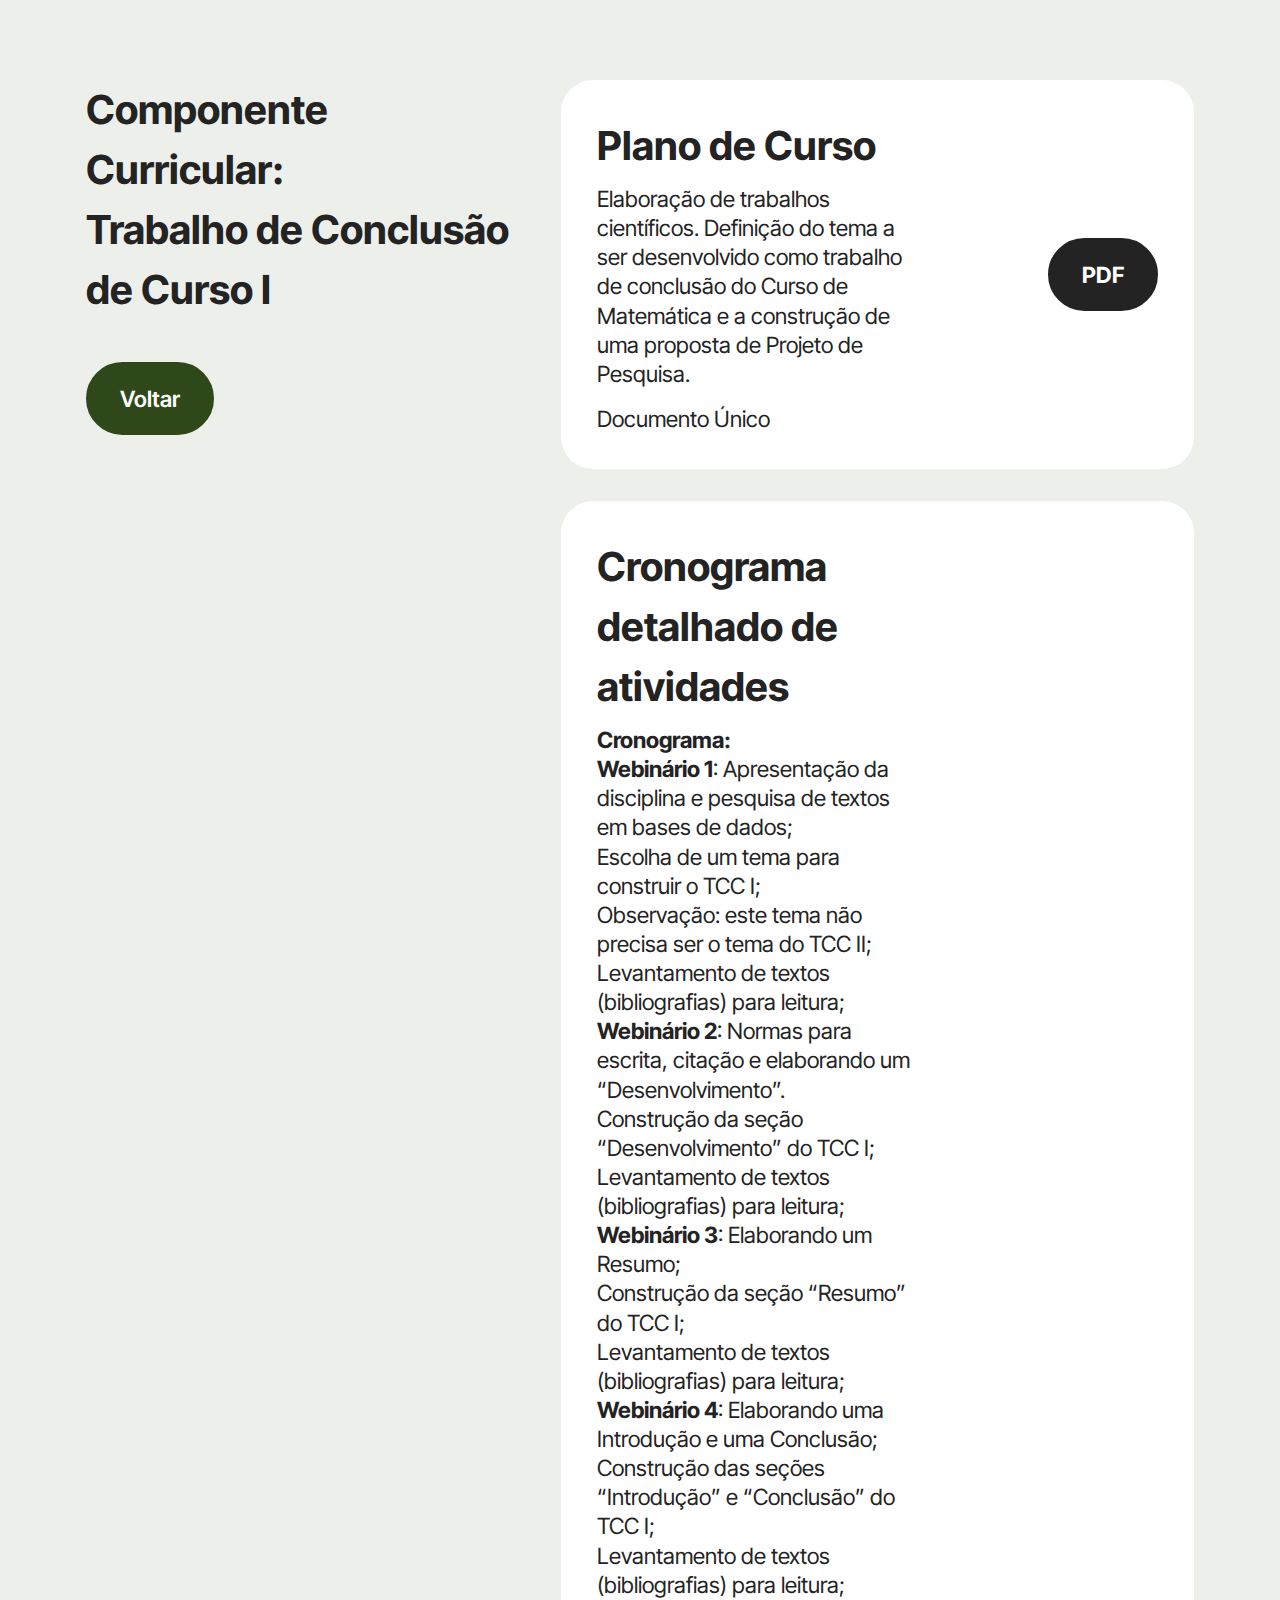
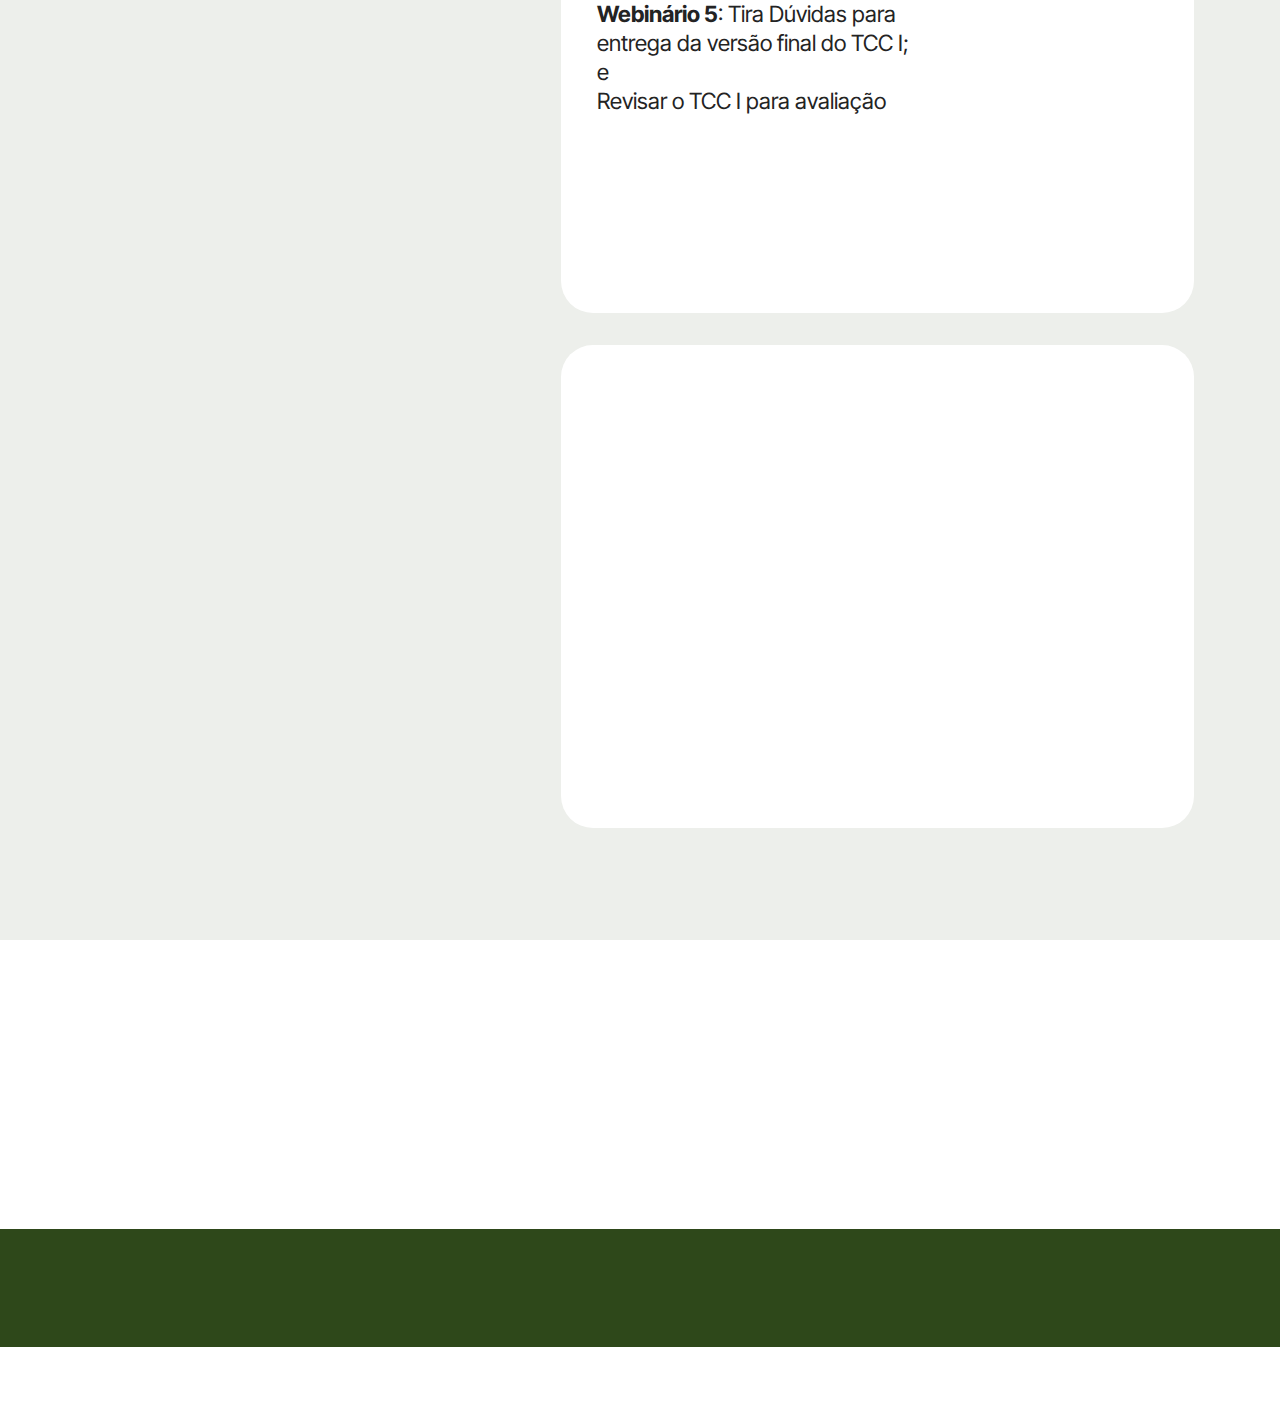
<file: documentos.html>
<!DOCTYPE html>
<html  >
<head>
  <!-- Site made with Mobirise Website Builder v5.9.6, https://mobirise.com -->
  <meta charset="UTF-8">
  <meta http-equiv="X-UA-Compatible" content="IE=edge">
  <meta name="generator" content="Mobirise v5.9.6, mobirise.com">
  <meta name="viewport" content="width=device-width, initial-scale=1, minimum-scale=1">
  <link rel="shortcut icon" href="assets/images/icons8-clerk-96-96x96.png" type="image/x-icon">
  <meta name="description" content="Documentos da Disciplina TCC I">
  
  
  <title>Documentos</title>
  <link rel="stylesheet" href="assets/bootstrap/css/bootstrap.min.css">
  <link rel="stylesheet" href="assets/bootstrap/css/bootstrap-grid.min.css">
  <link rel="stylesheet" href="assets/bootstrap/css/bootstrap-reboot.min.css">
  <link rel="stylesheet" href="assets/animatecss/animate.css">
  <link rel="stylesheet" href="assets/theme/css/style.css">
  <link rel="preload" href="https://fonts.googleapis.com/css?family=Inter+Tight:100,200,300,400,500,600,700,800,900,100i,200i,300i,400i,500i,600i,700i,800i,900i&display=swap" as="style" onload="this.onload=null;this.rel='stylesheet'">
  <noscript><link rel="stylesheet" href="https://fonts.googleapis.com/css?family=Inter+Tight:100,200,300,400,500,600,700,800,900,100i,200i,300i,400i,500i,600i,700i,800i,900i&display=swap"></noscript>
  <link rel="preload" as="style" href="assets/mobirise/css/mbr-additional.css"><link rel="stylesheet" href="assets/mobirise/css/mbr-additional.css" type="text/css">

  
  
  
</head>
<body>
  
  <section data-bs-version="5.1" class="people01 cid-tSwj15vUqL" id="people01-1m">
  

  

  <div class="container">
    <div class="row">
      <div class="col-lg-5 mb-5">
        <h3 class="mbr-section-maintitle mbr-fonts-style mb-4 display-5"><strong>Componente Curricular:
</strong><div><strong>Trabalho de Conclusão de Curso I</strong></div></h3>
        

        <div class="mbr-section-btn btn-move"><a class="btn btn-primary display-7" href="index.html">Voltar<strong></strong></a></div>
      </div>

      <div class="col-lg-7">
        <div class="item features-without-image">
          <div class="item-wrapper">
            <div class="row align-items-center">
              <div class="col-md-7">
                <div class="align-left">
                  <h3 class="mbr-section-title mbr-fonts-style mb-2 display-5">
                    <strong>Plano de Curso</strong></h3>
                  <h4 class="mbr-section-subtitle mbr-fonts-style mb-3 display-7">Elaboração de trabalhos científicos. Definição do tema a ser desenvolvido como trabalho de conclusão do Curso de Matemática e a construção de uma proposta de Projeto de Pesquisa.
                  </h4>
                  <p class="mbr-section-text mbr-fonts-style mb-0 display-7">Documento Único<br>
                  </p>
                </div>
              </div>

              <div class="col-md-5">
                <div class="mbr-section-btn align-right"><a class="btn btn-black display-7" href="https://drive.google.com/file/d/1afdtSbF71gmxI2Lyktnf_Zrinc50d-m5/view?usp=sharing" target="_blank"><strong>PDF</strong></a></div>
              </div>
            </div>
          </div>
        </div>
        <div class="item features-without-image">
          <div class="item-wrapper">
            <div class="row align-items-center">
              <div class="col-md-7">
                <div class="align-left">
                  <h3 class="mbr-section-title mbr-fonts-style mb-2 display-5"><strong>Cronograma detalhado de atividades</strong></h3>
                  <h4 class="mbr-section-subtitle mbr-fonts-style mb-3 display-7"><strong>Cronograma:</strong><br><strong>Webinário 1</strong>: Apresentação da disciplina e pesquisa de textos em bases de dados;<div>Escolha de um tema para construir o TCC I;</div><div>Observação: este tema não precisa ser o tema do TCC II;</div><div>Levantamento de textos (bibliografias) para leitura;</div><div><strong>Webinário 2</strong>: Normas para escrita, citação e elaborando um “Desenvolvimento”.</div><div>Construção da seção “Desenvolvimento” do TCC I;</div><div>Levantamento de textos (bibliografias) para leitura;</div><div><strong>Webinário 3</strong>: Elaborando um Resumo;</div><div>Construção da seção “Resumo” do TCC I;</div><div>Levantamento de textos (bibliografias) para leitura;</div><div><strong>Webinário 4</strong>: Elaborando uma Introdução e uma Conclusão;</div><div>Construção das seções “Introdução” e “Conclusão” do TCC I;</div><div>Levantamento de textos (bibliografias) para leitura;</div><div><strong>Webinário 5</strong>: Tira Dúvidas para entrega da versão final do TCC I; e</div><div>Revisar o TCC I para avaliação<br><br></div></h4>
                  <p class="mbr-section-text mbr-fonts-style mb-0 display-7">
                    Conforme cronograma no decorrer dos meses de setembro, outubro e novembro de 2023<br>
                  </p>
                </div>
              </div>

              <div class="col-md-5">
                <div class="mbr-section-btn align-right"><a class="btn btn-black display-7" href="https://drive.google.com/file/d/1uq-OtQ_-05VlIu-uP3MSlHQJ23J5IX0V/view?usp=sharing" target="_blank"><strong>PDF</strong></a></div>
              </div>
            </div>
          </div>
        </div>
        <div class="item features-without-image">
          <div class="item-wrapper">
            <div class="row align-items-center">
              <div class="col-md-7">
                <div class="align-left">
                  <h3 class="mbr-section-title mbr-fonts-style mb-2 display-5">
                    <strong>Rubrica de avaliação do componente TCC I</strong><br><strong>(EDMAT V020)</strong></h3>
                  <h4 class="mbr-section-subtitle mbr-fonts-style mb-3 display-7">PDF Documento</h4>
                  <p class="mbr-section-text mbr-fonts-style mb-0 display-7">
                    Pontuação das participações e nas atividades<br>
                  </p>
                </div>
              </div>

              <div class="col-md-5">
                <div class="mbr-section-btn align-right"><a class="btn btn-black display-7" href="https://drive.google.com/file/d/1DJ06pnogF_cCdkUQ4sZjtP_Z5dHi28fI/view?usp=sharing" target="_blank"><strong>PDF</strong></a></div>
              </div>
            </div>
          </div>
        </div>
      </div>
    </div>
  </div>
</section>

<section data-bs-version="5.1" class="article16 cid-tSwmQLsvmD" id="article16-1n">
    
    <div class="container">
        <div class="row justify-content-center">
            <div class="col-md-12 col-lg-10">
                <div class="mbr-section-btn align-center"><a class="btn btn-primary display-4" href="index.html">Voltar</a>
                    <a class="btn btn-success-outline display-4" href="https://drive.google.com/file/d/1nTeUeihe0hH2Q-f4GLd3l-G3cjgd0uO6/view?usp=sharing" target="_blank">Baixar template</a></div>
            </div>
        </div>
    </div>
</section>

<section data-bs-version="5.1" class="footer4 cid-tSwcH4C3gT" once="footers" id="footer04-1l">

    

    

    <div class="container">
        <div class="media-container-row align-center mbr-white">
            <div class="col-12">
                <p class="mbr-text mb-0 mbr-fonts-style display-7">UESB - Licenciatura em Matemática (UAB - PARFOR)<br>Graduando: <em>Gil Christiano Guedes dos Santos</em></p>
            </div>
        </div>
    </div>
</section><section class="display-7" style="padding: 0;align-items: center;justify-content: center;flex-wrap: wrap;    align-content: center;display: flex;position: relative;height: 4rem;"><a href="https://mobiri.se/201168" style="flex: 1 1;height: 4rem;position: absolute;width: 100%;z-index: 1;"><img alt="" style="height: 4rem;" src="[data-uri]"></a><p style="margin: 0;text-align: center;" class="display-7">&#8204;</p><a style="z-index:1" href="https://mobirise.com/builder/no-code-website-builder.html">No Code Website Builder</a></section><script src="assets/bootstrap/js/bootstrap.bundle.min.js"></script>  <script src="assets/smoothscroll/smooth-scroll.js"></script>  <script src="assets/ytplayer/index.js"></script>  <script src="assets/theme/js/script.js"></script>  
  
  
  <input name="animation" type="hidden">
  </body>
</html>
</file>
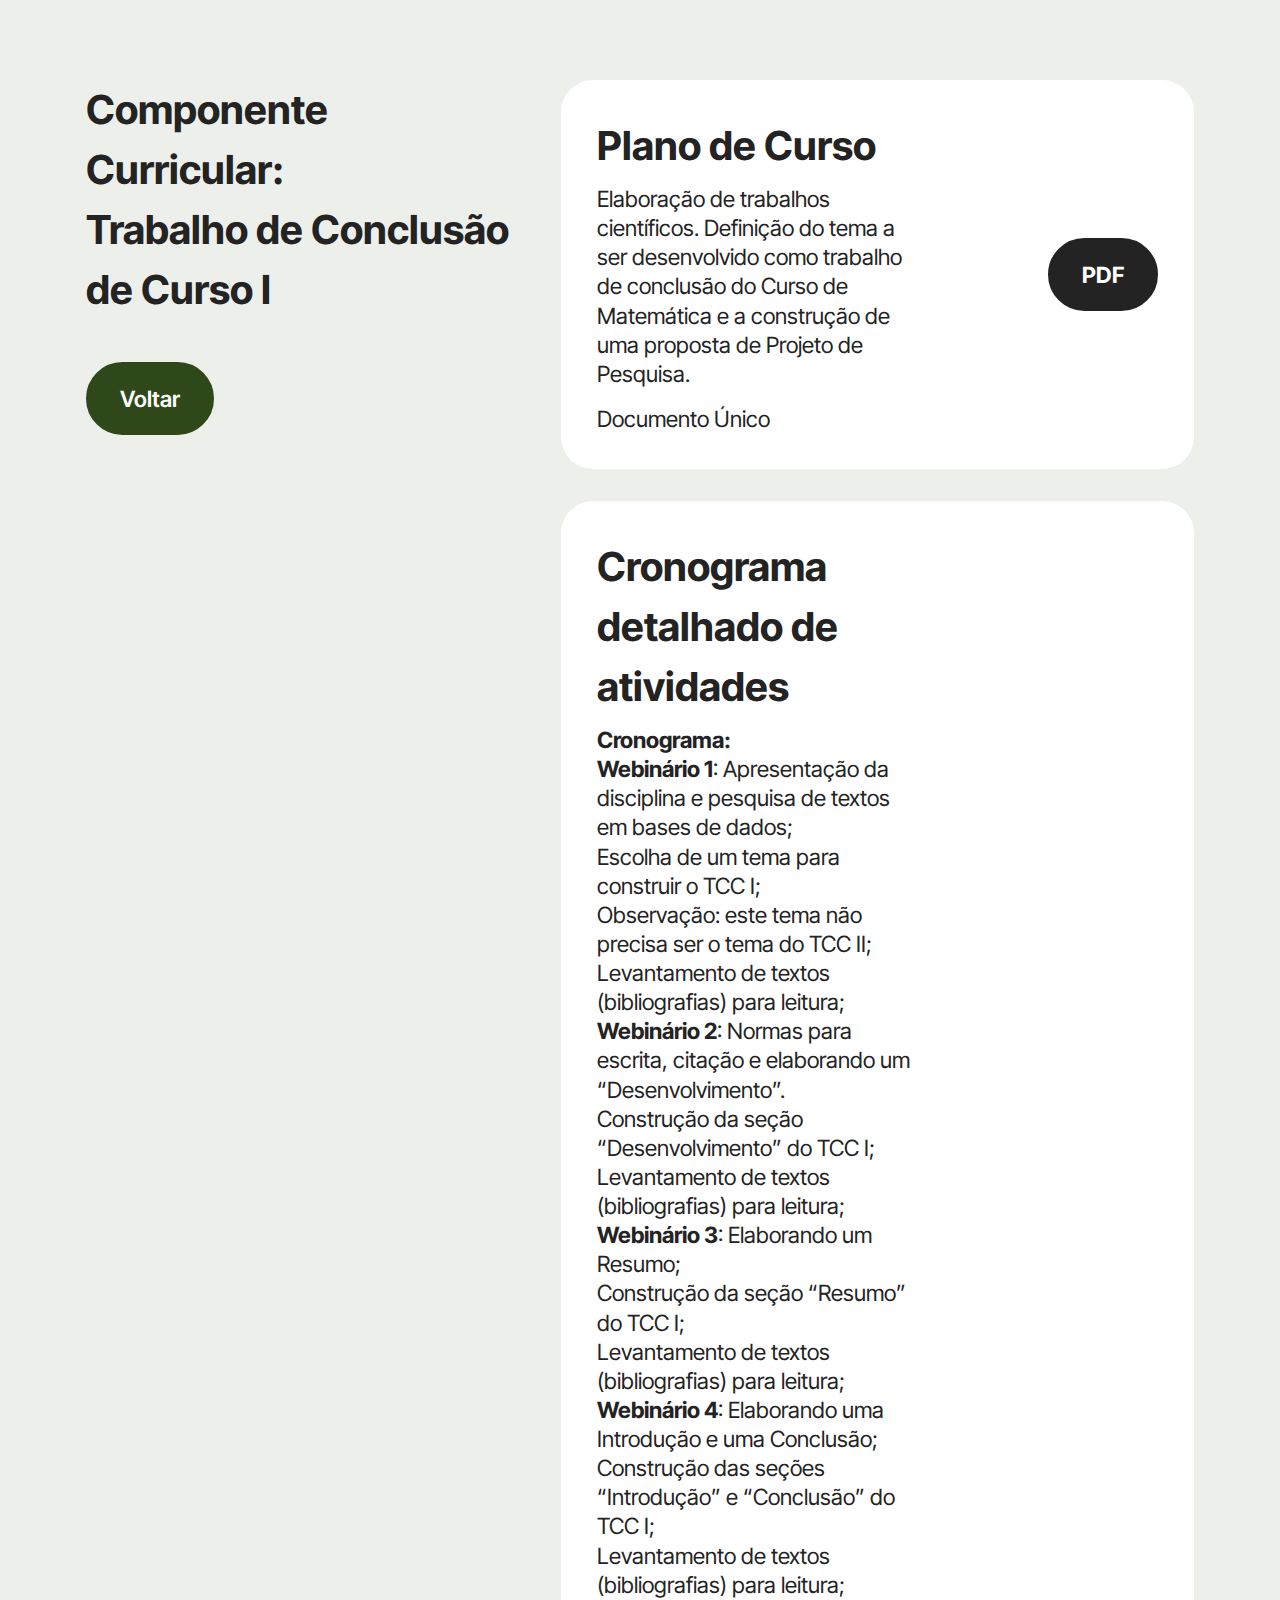
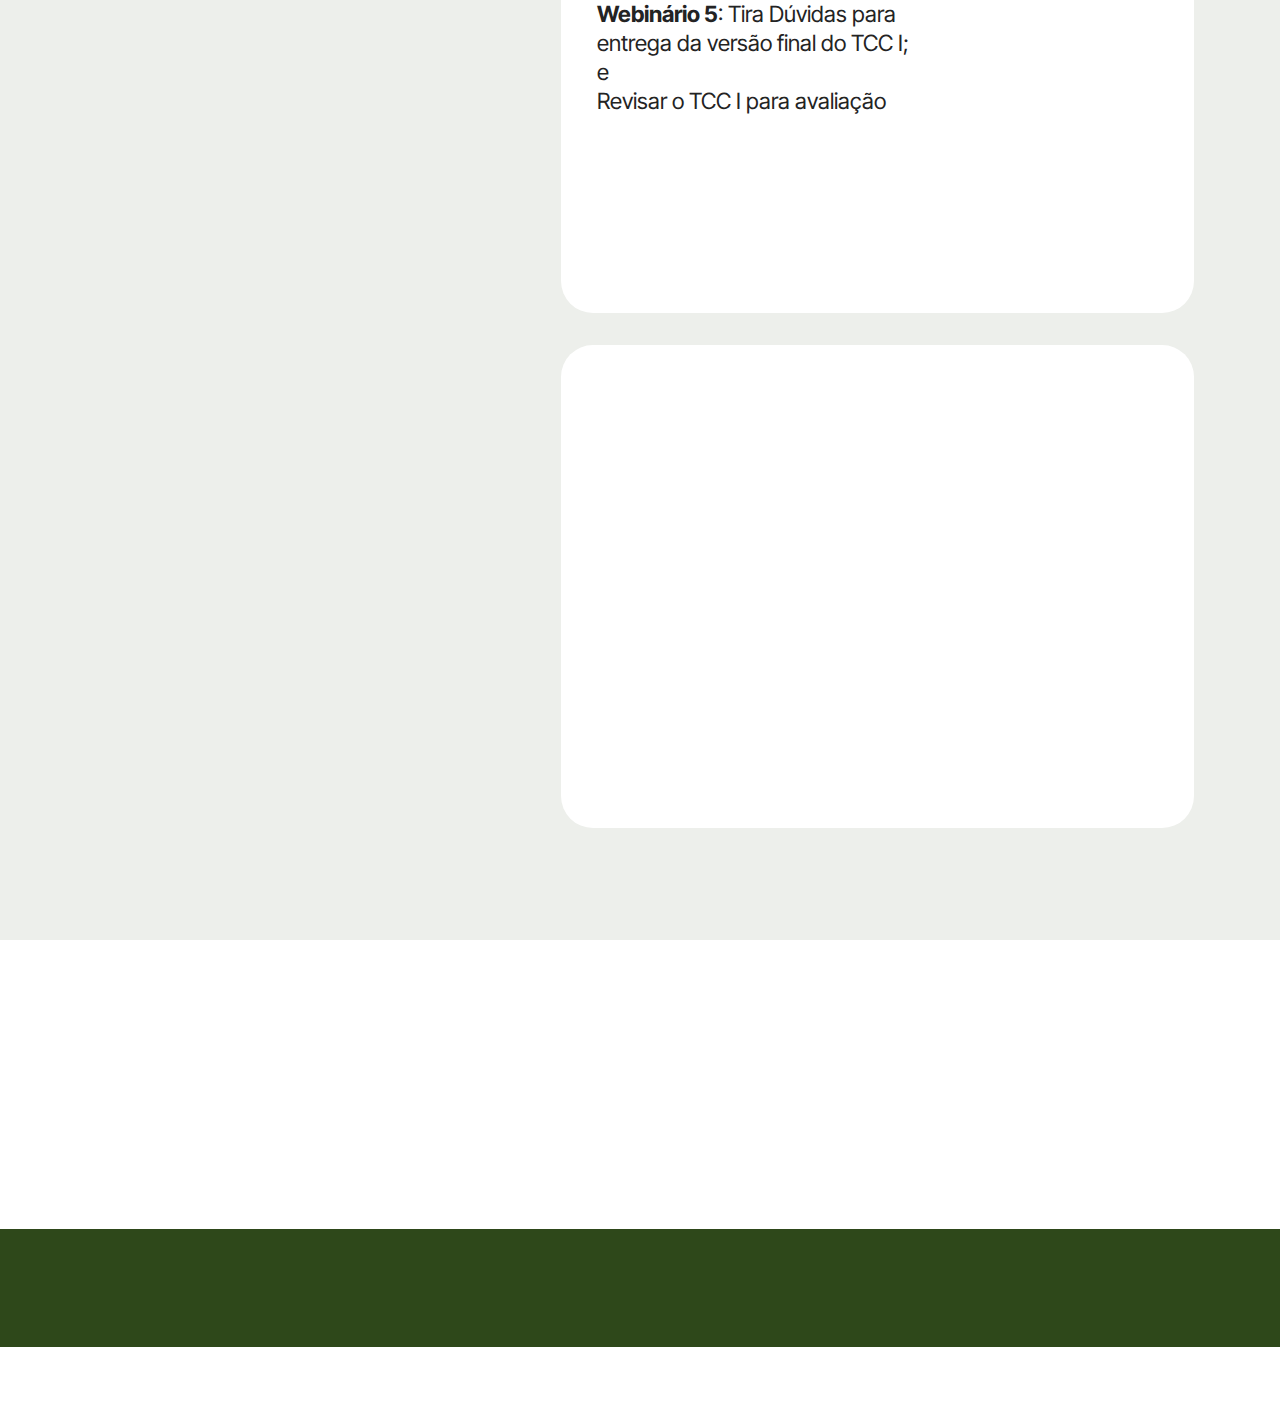
<file: estagio_supervisionado_III/documentos.html>
<!DOCTYPE html>
<html  >
<head>
  <!-- Site made with Mobirise Website Builder v5.9.6, https://mobirise.com -->
  <meta charset="UTF-8">
  <meta http-equiv="X-UA-Compatible" content="IE=edge">
  <meta name="generator" content="Mobirise v5.9.6, mobirise.com">
  <meta name="viewport" content="width=device-width, initial-scale=1, minimum-scale=1">
  <link rel="shortcut icon" href="assets/images/icons8-clerk-96-96x96.png" type="image/x-icon">
  <meta name="description" content="Documentos da Disciplina TCC I">
  
  
  <title>Documentos</title>
  <link rel="stylesheet" href="assets/bootstrap/css/bootstrap.min.css">
  <link rel="stylesheet" href="assets/bootstrap/css/bootstrap-grid.min.css">
  <link rel="stylesheet" href="assets/bootstrap/css/bootstrap-reboot.min.css">
  <link rel="stylesheet" href="assets/animatecss/animate.css">
  <link rel="stylesheet" href="assets/theme/css/style.css">
  <link rel="preload" href="https://fonts.googleapis.com/css?family=Inter+Tight:100,200,300,400,500,600,700,800,900,100i,200i,300i,400i,500i,600i,700i,800i,900i&display=swap" as="style" onload="this.onload=null;this.rel='stylesheet'">
  <noscript><link rel="stylesheet" href="https://fonts.googleapis.com/css?family=Inter+Tight:100,200,300,400,500,600,700,800,900,100i,200i,300i,400i,500i,600i,700i,800i,900i&display=swap"></noscript>
  <link rel="preload" as="style" href="assets/mobirise/css/mbr-additional.css"><link rel="stylesheet" href="assets/mobirise/css/mbr-additional.css" type="text/css">

  
  
  
</head>
<body>
  
  <section data-bs-version="5.1" class="people01 cid-tSwj15vUqL" id="people01-1m">
  

  

  <div class="container">
    <div class="row">
      <div class="col-lg-5 mb-5">
        <h3 class="mbr-section-maintitle mbr-fonts-style mb-4 display-5"><strong>Componente Curricular:
</strong><div><strong>Trabalho de Conclusão de Curso I</strong></div></h3>
        

        <div class="mbr-section-btn btn-move"><a class="btn btn-primary display-7" href="index.html">Voltar<strong></strong></a></div>
      </div>

      <div class="col-lg-7">
        <div class="item features-without-image">
          <div class="item-wrapper">
            <div class="row align-items-center">
              <div class="col-md-7">
                <div class="align-left">
                  <h3 class="mbr-section-title mbr-fonts-style mb-2 display-5">
                    <strong>Plano de Curso</strong></h3>
                  <h4 class="mbr-section-subtitle mbr-fonts-style mb-3 display-7">Elaboração de trabalhos científicos. Definição do tema a ser desenvolvido como trabalho de conclusão do Curso de Matemática e a construção de uma proposta de Projeto de Pesquisa.
                  </h4>
                  <p class="mbr-section-text mbr-fonts-style mb-0 display-7">Documento Único<br>
                  </p>
                </div>
              </div>

              <div class="col-md-5">
                <div class="mbr-section-btn align-right"><a class="btn btn-black display-7" href="https://drive.google.com/file/d/1afdtSbF71gmxI2Lyktnf_Zrinc50d-m5/view?usp=sharing" target="_blank"><strong>PDF</strong></a></div>
              </div>
            </div>
          </div>
        </div>
        <div class="item features-without-image">
          <div class="item-wrapper">
            <div class="row align-items-center">
              <div class="col-md-7">
                <div class="align-left">
                  <h3 class="mbr-section-title mbr-fonts-style mb-2 display-5"><strong>Cronograma detalhado de atividades</strong></h3>
                  <h4 class="mbr-section-subtitle mbr-fonts-style mb-3 display-7"><strong>Cronograma:</strong><br><strong>Webinário 1</strong>: Apresentação da disciplina e pesquisa de textos em bases de dados;<div>Escolha de um tema para construir o TCC I;</div><div>Observação: este tema não precisa ser o tema do TCC II;</div><div>Levantamento de textos (bibliografias) para leitura;</div><div><strong>Webinário 2</strong>: Normas para escrita, citação e elaborando um “Desenvolvimento”.</div><div>Construção da seção “Desenvolvimento” do TCC I;</div><div>Levantamento de textos (bibliografias) para leitura;</div><div><strong>Webinário 3</strong>: Elaborando um Resumo;</div><div>Construção da seção “Resumo” do TCC I;</div><div>Levantamento de textos (bibliografias) para leitura;</div><div><strong>Webinário 4</strong>: Elaborando uma Introdução e uma Conclusão;</div><div>Construção das seções “Introdução” e “Conclusão” do TCC I;</div><div>Levantamento de textos (bibliografias) para leitura;</div><div><strong>Webinário 5</strong>: Tira Dúvidas para entrega da versão final do TCC I; e</div><div>Revisar o TCC I para avaliação<br><br></div></h4>
                  <p class="mbr-section-text mbr-fonts-style mb-0 display-7">
                    Conforme cronograma no decorrer dos meses de setembro, outubro e novembro de 2023<br>
                  </p>
                </div>
              </div>

              <div class="col-md-5">
                <div class="mbr-section-btn align-right"><a class="btn btn-black display-7" href="https://drive.google.com/file/d/1uq-OtQ_-05VlIu-uP3MSlHQJ23J5IX0V/view?usp=sharing" target="_blank"><strong>PDF</strong></a></div>
              </div>
            </div>
          </div>
        </div>
        <div class="item features-without-image">
          <div class="item-wrapper">
            <div class="row align-items-center">
              <div class="col-md-7">
                <div class="align-left">
                  <h3 class="mbr-section-title mbr-fonts-style mb-2 display-5">
                    <strong>Rubrica de avaliação do componente TCC I</strong><br><strong>(EDMAT V020)</strong></h3>
                  <h4 class="mbr-section-subtitle mbr-fonts-style mb-3 display-7">PDF Documento</h4>
                  <p class="mbr-section-text mbr-fonts-style mb-0 display-7">
                    Pontuação das participações e nas atividades<br>
                  </p>
                </div>
              </div>

              <div class="col-md-5">
                <div class="mbr-section-btn align-right"><a class="btn btn-black display-7" href="https://drive.google.com/file/d/1DJ06pnogF_cCdkUQ4sZjtP_Z5dHi28fI/view?usp=sharing" target="_blank"><strong>PDF</strong></a></div>
              </div>
            </div>
          </div>
        </div>
      </div>
    </div>
  </div>
</section>

<section data-bs-version="5.1" class="article16 cid-tSwmQLsvmD" id="article16-1n">
    
    <div class="container">
        <div class="row justify-content-center">
            <div class="col-md-12 col-lg-10">
                <div class="mbr-section-btn align-center"><a class="btn btn-primary display-4" href="index.html">Voltar</a>
                    <a class="btn btn-success-outline display-4" href="https://drive.google.com/file/d/1nTeUeihe0hH2Q-f4GLd3l-G3cjgd0uO6/view?usp=sharing" target="_blank">Baixar template</a></div>
            </div>
        </div>
    </div>
</section>

<section data-bs-version="5.1" class="footer4 cid-tSwcH4C3gT" once="footers" id="footer04-1l">

    

    

    <div class="container">
        <div class="media-container-row align-center mbr-white">
            <div class="col-12">
                <p class="mbr-text mb-0 mbr-fonts-style display-7"><strong><a href="https://docs.google.com/document/d/1CINoUGfRqeq5GLY5dIJNLZ_Vp7FqW9t4/edit?usp=sharing&ouid=110098875493621476808&rtpof=true&sd=true" class="text-white" target="_blank">UESB - Licenciatura em Matemática (UAB - PARFOR)</a><br><a href="https://docs.google.com/document/d/1CINoUGfRqeq5GLY5dIJNLZ_Vp7FqW9t4/edit?usp=sharing&ouid=110098875493621476808&rtpof=true&sd=true" class="text-white" target="_blank">Graduando: </a><em><a href="https://docs.google.com/document/d/1CINoUGfRqeq5GLY5dIJNLZ_Vp7FqW9t4/edit?usp=sharing&ouid=110098875493621476808&rtpof=true&sd=true" class="text-danger" target="_blank">Gil Christiano Guedes dos Santos</a></em></strong></p>
            </div>
        </div>
    </div>
</section><section class="display-7" style="padding: 0;align-items: center;justify-content: center;flex-wrap: wrap;    align-content: center;display: flex;position: relative;height: 4rem;"><a href="https://mobiri.se/201168" style="flex: 1 1;height: 4rem;position: absolute;width: 100%;z-index: 1;"><img alt="" style="height: 4rem;" src="[data-uri]"></a><p style="margin: 0;text-align: center;" class="display-7">&#8204;</p><a style="z-index:1" href="https://mobirise.com/builder/easiest-website-builder.html">Easiest Website Builder</a></section><script src="assets/bootstrap/js/bootstrap.bundle.min.js"></script>  <script src="assets/smoothscroll/smooth-scroll.js"></script>  <script src="assets/ytplayer/index.js"></script>  <script src="assets/theme/js/script.js"></script>  
  
  
  <input name="animation" type="hidden">
  </body>
</html>
</file>
<file: assets/web/assets/mobirise-icons2/mobirise2.css>
@font-face {
  font-family: 'Moririse2';
  font-display: swap;
  src:  url('mobirise2.eot?f2bix4');
  src:  url('mobirise2.eot?f2bix4#iefix') format('embedded-opentype'),
    url('mobirise2.ttf?f2bix4') format('truetype'),
    url('mobirise2.woff?f2bix4') format('woff'),
    url('mobirise2.svg?f2bix4#mobirise2') format('svg');
  font-weight: normal;
  font-style: normal;
}

[class^="mobi-"], [class*=" mobi-"] {
  /* use !important to prevent issues with browser extensions that change fonts */
  font-family: 'Moririse2' !important;
  speak: none;
  font-style: normal;
  font-weight: normal;
  font-variant: normal;
  text-transform: none;
  line-height: 1;

  /* Better Font Rendering =========== */
  -webkit-font-smoothing: antialiased;
  -moz-osx-font-smoothing: grayscale;
}

.mobi-mbri-add-submenu:before {
  content: "\e900";
}
.mobi-mbri-alert:before {
  content: "\e901";
}
.mobi-mbri-align-center:before {
  content: "\e902";
}
.mobi-mbri-align-justify:before {
  content: "\e903";
}
.mobi-mbri-align-left:before {
  content: "\e904";
}
.mobi-mbri-align-right:before {
  content: "\e905";
}
.mobi-mbri-android:before {
  content: "\e906";
}
.mobi-mbri-apple:before {
  content: "\e907";
}
.mobi-mbri-arrow-down:before {
  content: "\e908";
}
.mobi-mbri-arrow-next:before {
  content: "\e909";
}
.mobi-mbri-arrow-prev:before {
  content: "\e90a";
}
.mobi-mbri-arrow-up:before {
  content: "\e90b";
}
.mobi-mbri-bold:before {
  content: "\e90c";
}
.mobi-mbri-bookmark:before {
  content: "\e90d";
}
.mobi-mbri-bootstrap:before {
  content: "\e90e";
}
.mobi-mbri-briefcase:before {
  content: "\e90f";
}
.mobi-mbri-browse:before {
  content: "\e910";
}
.mobi-mbri-bulleted-list:before {
  content: "\e911";
}
.mobi-mbri-calendar:before {
  content: "\e912";
}
.mobi-mbri-camera:before {
  content: "\e913";
}
.mobi-mbri-cart-add:before {
  content: "\e914";
}
.mobi-mbri-cart-full:before {
  content: "\e915";
}
.mobi-mbri-cash:before {
  content: "\e916";
}
.mobi-mbri-change-style:before {
  content: "\e917";
}
.mobi-mbri-chat:before {
  content: "\e918";
}
.mobi-mbri-clock:before {
  content: "\e919";
}
.mobi-mbri-close:before {
  content: "\e91a";
}
.mobi-mbri-cloud:before {
  content: "\e91b";
}
.mobi-mbri-code:before {
  content: "\e91c";
}
.mobi-mbri-contact-form:before {
  content: "\e91d";
}
.mobi-mbri-credit-card:before {
  content: "\e91e";
}
.mobi-mbri-cursor-click:before {
  content: "\e91f";
}
.mobi-mbri-cust-feedback:before {
  content: "\e920";
}
.mobi-mbri-database:before {
  content: "\e921";
}
.mobi-mbri-delivery:before {
  content: "\e922";
}
.mobi-mbri-desktop:before {
  content: "\e923";
}
.mobi-mbri-devices:before {
  content: "\e924";
}
.mobi-mbri-down:before {
  content: "\e925";
}
.mobi-mbri-download-2:before {
  content: "\e926";
}
.mobi-mbri-download:before {
  content: "\e927";
}
.mobi-mbri-drag-n-drop-2:before {
  content: "\e928";
}
.mobi-mbri-drag-n-drop:before {
  content: "\e929";
}
.mobi-mbri-edit-2:before {
  content: "\e92a";
}
.mobi-mbri-edit:before {
  content: "\e92b";
}
.mobi-mbri-error:before {
  content: "\e92c";
}
.mobi-mbri-extension:before {
  content: "\e92d";
}
.mobi-mbri-features:before {
  content: "\e92e";
}
.mobi-mbri-file:before {
  content: "\e92f";
}
.mobi-mbri-flag:before {
  content: "\e930";
}
.mobi-mbri-folder:before {
  content: "\e931";
}
.mobi-mbri-gift:before {
  content: "\e932";
}
.mobi-mbri-github:before {
  content: "\e933";
}
.mobi-mbri-globe-2:before {
  content: "\e934";
}
.mobi-mbri-globe:before {
  content: "\e935";
}
.mobi-mbri-growing-chart:before {
  content: "\e936";
}
.mobi-mbri-hearth:before {
  content: "\e937";
}
.mobi-mbri-help:before {
  content: "\e938";
}
.mobi-mbri-home:before {
  content: "\e939";
}
.mobi-mbri-hot-cup:before {
  content: "\e93a";
}
.mobi-mbri-idea:before {
  content: "\e93b";
}
.mobi-mbri-image-gallery:before {
  content: "\e93c";
}
.mobi-mbri-image-slider:before {
  content: "\e93d";
}
.mobi-mbri-info:before {
  content: "\e93e";
}
.mobi-mbri-italic:before {
  content: "\e93f";
}
.mobi-mbri-key:before {
  content: "\e940";
}
.mobi-mbri-laptop:before {
  content: "\e941";
}
.mobi-mbri-layers:before {
  content: "\e942";
}
.mobi-mbri-left-right:before {
  content: "\e943";
}
.mobi-mbri-left:before {
  content: "\e944";
}
.mobi-mbri-letter:before {
  content: "\e945";
}
.mobi-mbri-like:before {
  content: "\e946";
}
.mobi-mbri-link:before {
  content: "\e947";
}
.mobi-mbri-lock:before {
  content: "\e948";
}
.mobi-mbri-login:before {
  content: "\e949";
}
.mobi-mbri-logout:before {
  content: "\e94a";
}
.mobi-mbri-magic-stick:before {
  content: "\e94b";
}
.mobi-mbri-map-pin:before {
  content: "\e94c";
}
.mobi-mbri-menu:before {
  content: "\e94d";
}
.mobi-mbri-mobile-2:before {
  content: "\e94e";
}
.mobi-mbri-mobile-horizontal:before {
  content: "\e94f";
}
.mobi-mbri-mobile:before {
  content: "\e950";
}
.mobi-mbri-mobirise:before {
  content: "\e951";
}
.mobi-mbri-more-horizontal:before {
  content: "\e952";
}
.mobi-mbri-more-vertical:before {
  content: "\e953";
}
.mobi-mbri-music:before {
  content: "\e954";
}
.mobi-mbri-new-file:before {
  content: "\e955";
}
.mobi-mbri-numbered-list:before {
  content: "\e956";
}
.mobi-mbri-opened-folder:before {
  content: "\e957";
}
.mobi-mbri-pages:before {
  content: "\e958";
}
.mobi-mbri-paper-plane:before {
  content: "\e959";
}
.mobi-mbri-paperclip:before {
  content: "\e95a";
}
.mobi-mbri-phone:before {
  content: "\e95b";
}
.mobi-mbri-photo:before {
  content: "\e95c";
}
.mobi-mbri-photos:before {
  content: "\e95d";
}
.mobi-mbri-pin:before {
  content: "\e95e";
}
.mobi-mbri-play:before {
  content: "\e95f";
}
.mobi-mbri-plus:before {
  content: "\e960";
}
.mobi-mbri-preview:before {
  content: "\e961";
}
.mobi-mbri-print:before {
  content: "\e962";
}
.mobi-mbri-protect:before {
  content: "\e963";
}
.mobi-mbri-question:before {
  content: "\e964";
}
.mobi-mbri-quote-left:before {
  content: "\e965";
}
.mobi-mbri-quote-right:before {
  content: "\e966";
}
.mobi-mbri-redo:before {
  content: "\e967";
}
.mobi-mbri-refresh:before {
  content: "\e968";
}
.mobi-mbri-responsive-2:before {
  content: "\e969";
}
.mobi-mbri-responsive:before {
  content: "\e96a";
}
.mobi-mbri-right:before {
  content: "\e96b";
}
.mobi-mbri-rocket:before {
  content: "\e96c";
}
.mobi-mbri-sad-face:before {
  content: "\e96d";
}
.mobi-mbri-sale:before {
  content: "\e96e";
}
.mobi-mbri-save:before {
  content: "\e96f";
}
.mobi-mbri-search:before {
  content: "\e970";
}
.mobi-mbri-setting-2:before {
  content: "\e971";
}
.mobi-mbri-setting-3:before {
  content: "\e972";
}
.mobi-mbri-setting:before {
  content: "\e973";
}
.mobi-mbri-share:before {
  content: "\e974";
}
.mobi-mbri-shopping-bag:before {
  content: "\e975";
}
.mobi-mbri-shopping-basket:before {
  content: "\e976";
}
.mobi-mbri-shopping-cart:before {
  content: "\e977";
}
.mobi-mbri-sites:before {
  content: "\e978";
}
.mobi-mbri-smile-face:before {
  content: "\e979";
}
.mobi-mbri-speed:before {
  content: "\e97a";
}
.mobi-mbri-star:before {
  content: "\e97b";
}
.mobi-mbri-success:before {
  content: "\e97c";
}
.mobi-mbri-sun:before {
  content: "\e97d";
}
.mobi-mbri-sun2:before {
  content: "\e97e";
}
.mobi-mbri-tablet-vertical:before {
  content: "\e97f";
}
.mobi-mbri-tablet:before {
  content: "\e980";
}
.mobi-mbri-target:before {
  content: "\e981";
}
.mobi-mbri-timer:before {
  content: "\e982";
}
.mobi-mbri-to-ftp:before {
  content: "\e983";
}
.mobi-mbri-to-local-drive:before {
  content: "\e984";
}
.mobi-mbri-touch-swipe:before {
  content: "\e985";
}
.mobi-mbri-touch:before {
  content: "\e986";
}
.mobi-mbri-trash:before {
  content: "\e987";
}
.mobi-mbri-underline:before {
  content: "\e988";
}
.mobi-mbri-undo:before {
  content: "\e989";
}
.mobi-mbri-unlink:before {
  content: "\e98a";
}
.mobi-mbri-unlock:before {
  content: "\e98b";
}
.mobi-mbri-up-down:before {
  content: "\e98c";
}
.mobi-mbri-up:before {
  content: "\e98d";
}
.mobi-mbri-update:before {
  content: "\e98e";
}
.mobi-mbri-upload-2:before {
  content: "\e98f";
}
.mobi-mbri-upload:before {
  content: "\e990";
}
.mobi-mbri-user-2:before {
  content: "\e991";
}
.mobi-mbri-user:before {
  content: "\e992";
}
.mobi-mbri-users:before {
  content: "\e993";
}
.mobi-mbri-video-play:before {
  content: "\e994";
}
.mobi-mbri-video:before {
  content: "\e995";
}
.mobi-mbri-watch:before {
  content: "\e996";
}
.mobi-mbri-website-theme-2:before {
  content: "\e997";
}
.mobi-mbri-website-theme:before {
  content: "\e998";
}
.mobi-mbri-wifi:before {
  content: "\e999";
}
.mobi-mbri-windows:before {
  content: "\e99a";
}
.mobi-mbri-zoom-in:before {
  content: "\e99b";
}
.mobi-mbri-zoom-out:before {
  content: "\e99c";
}
</file>
<file: assets/theme/css/style.css>
@charset "UTF-8";
section {
  background-color: #ffffff;
}

body {
  font-style: normal;
  line-height: 1.5;
  font-weight: 400;
  color: #232323;
  position: relative;
}

button {
  background-color: transparent;
  border-color: transparent;
}

.embla__button,
.carousel-control {
  background-color: #edefea !important;
  opacity: 0.8 !important;
  color: #464845 !important;
  border-color: #edefea !important;
}

.carousel .close,
.modalWindow .close {
  background-color: #edefea !important;
  color: #464845 !important;
  border-color: #edefea !important;
  opacity: 0.8 !important;
}

.carousel .close:hover,
.modalWindow .close:hover {
  opacity: 1 !important;
}

.carousel-indicators li {
  background-color: #edefea !important;
  border: 2px solid #464845 !important;
}

.carousel-indicators li:hover,
.carousel-indicators li:active {
  opacity: 0.8 !important;
}

.embla__button:hover,
.carousel-control:hover {
  background-color: #edefea !important;
  opacity: 1 !important;
}

.modalWindow-video-container {
  height: 80%;
}

section,
.container,
.container-fluid {
  position: relative;
  word-wrap: break-word;
}

a.mbr-iconfont:hover {
  text-decoration: none;
}

.article .lead p,
.article .lead ul,
.article .lead ol,
.article .lead pre,
.article .lead blockquote {
  margin-bottom: 0;
}

a {
  font-style: normal;
  font-weight: 400;
  cursor: pointer;
}
a, a:hover {
  text-decoration: none;
}

.mbr-section-title {
  font-style: normal;
  line-height: 1.3;
}

.mbr-section-subtitle {
  line-height: 1.3;
}

.mbr-text {
  font-style: normal;
  line-height: 1.7;
}

h1,
h2,
h3,
h4,
h5,
h6,
.display-1,
.display-2,
.display-4,
.display-5,
.display-7,
span,
p,
a {
  line-height: 1;
  word-break: break-word;
  word-wrap: break-word;
  font-weight: 400;
}

b,
strong {
  font-weight: bold;
}

input:-webkit-autofill, input:-webkit-autofill:hover, input:-webkit-autofill:focus, input:-webkit-autofill:active {
  transition-delay: 9999s;
  -webkit-transition-property: background-color, color;
  transition-property: background-color, color;
}

textarea[type=hidden] {
  display: none;
}

section {
  background-position: 50% 50%;
  background-repeat: no-repeat;
  background-size: cover;
}
section .mbr-background-video,
section .mbr-background-video-preview {
  position: absolute;
  bottom: 0;
  left: 0;
  right: 0;
  top: 0;
}

.hidden {
  visibility: hidden;
}

.mbr-z-index20 {
  z-index: 20;
}

/*! Base colors */
.mbr-white {
  color: #ffffff;
}

.mbr-black {
  color: #111111;
}

.mbr-bg-white {
  background-color: #ffffff;
}

.mbr-bg-black {
  background-color: #000000;
}

/*! Text-aligns */
.align-left {
  text-align: left;
}

.align-center {
  text-align: center;
}

.align-right {
  text-align: right;
}

/*! Font-weight  */
.mbr-light {
  font-weight: 300;
}

.mbr-regular {
  font-weight: 400;
}

.mbr-semibold {
  font-weight: 500;
}

.mbr-bold {
  font-weight: 700;
}

/*! Media  */
.media-content {
  flex-basis: 100%;
}

.media-container-row {
  display: flex;
  flex-direction: row;
  flex-wrap: wrap;
  justify-content: center;
  align-content: center;
  align-items: start;
}
.media-container-row .media-size-item {
  width: 400px;
}

.media-container-column {
  display: flex;
  flex-direction: column;
  flex-wrap: wrap;
  justify-content: center;
  align-content: center;
  align-items: stretch;
}
.media-container-column > * {
  width: 100%;
}

@media (min-width: 992px) {
  .media-container-row {
    flex-wrap: nowrap;
  }
}
figure {
  margin-bottom: 0;
  overflow: hidden;
}

figure[mbr-media-size] {
  transition: width 0.1s;
}

img,
iframe {
  display: block;
  width: 100%;
}

.card {
  background-color: transparent;
  border: none;
}

.card-box {
  width: 100%;
}

.card-img {
  text-align: center;
  flex-shrink: 0;
  -webkit-flex-shrink: 0;
}

.media {
  max-width: 100%;
  margin: 0 auto;
}

.mbr-figure {
  align-self: center;
}

.media-container > div {
  max-width: 100%;
}

.mbr-figure img,
.card-img img {
  width: 100%;
}

@media (max-width: 991px) {
  .media-size-item {
    width: auto !important;
  }
  .media {
    width: auto;
  }
  .mbr-figure {
    width: 100% !important;
  }
}
/*! Buttons */
.mbr-section-btn {
  margin-left: -0.6rem;
  margin-right: -0.6rem;
  font-size: 0;
}

.btn {
  font-weight: 600;
  border-width: 1px;
  font-style: normal;
  margin: 0.6rem 0.6rem;
  white-space: normal;
  transition: all 0.2s ease-in-out;
  display: inline-flex;
  align-items: center;
  justify-content: center;
  word-break: break-word;
}

.btn-sm {
  font-weight: 600;
  letter-spacing: 0px;
  transition: all 0.3s ease-in-out;
}

.btn-md {
  font-weight: 600;
  letter-spacing: 0px;
  transition: all 0.3s ease-in-out;
}

.btn-lg {
  font-weight: 600;
  letter-spacing: 0px;
  transition: all 0.3s ease-in-out;
}

.btn-form {
  margin: 0;
}
.btn-form:hover {
  cursor: pointer;
}

nav .mbr-section-btn {
  margin-left: 0rem;
  margin-right: 0rem;
}

/*! Btn icon margin */
.btn .mbr-iconfont,
.btn.btn-sm .mbr-iconfont {
  order: 1;
  cursor: pointer;
  margin-left: 0.5rem;
  vertical-align: sub;
}

.btn.btn-md .mbr-iconfont,
.btn.btn-md .mbr-iconfont {
  margin-left: 0.8rem;
}

.mbr-regular {
  font-weight: 400;
}

.mbr-semibold {
  font-weight: 500;
}

.mbr-bold {
  font-weight: 700;
}

[type=submit] {
  -webkit-appearance: none;
}

/*! Full-screen */
.mbr-fullscreen .mbr-overlay {
  min-height: 100vh;
}

.mbr-fullscreen {
  display: flex;
  display: -moz-flex;
  display: -ms-flex;
  display: -o-flex;
  align-items: center;
  min-height: 100vh;
  padding-top: 3rem;
  padding-bottom: 3rem;
}

/*! Map */
.map {
  height: 25rem;
  position: relative;
}
.map iframe {
  width: 100%;
  height: 100%;
}

/*! Scroll to top arrow */
.mbr-arrow-up {
  bottom: 25px;
  right: 90px;
  position: fixed;
  text-align: right;
  z-index: 5000;
  color: #ffffff;
  font-size: 22px;
}

.mbr-arrow-up a {
  background: rgba(0, 0, 0, 0.2);
  border-radius: 50%;
  color: #fff;
  display: inline-block;
  height: 60px;
  width: 60px;
  border: 2px solid #fff;
  outline-style: none !important;
  position: relative;
  text-decoration: none;
  transition: all 0.3s ease-in-out;
  cursor: pointer;
  text-align: center;
}
.mbr-arrow-up a:hover {
  background-color: rgba(0, 0, 0, 0.4);
}
.mbr-arrow-up a i {
  line-height: 60px;
}

.mbr-arrow-up-icon {
  display: block;
  color: #fff;
}

.mbr-arrow-up-icon::before {
  content: "›";
  display: inline-block;
  font-family: serif;
  font-size: 22px;
  line-height: 1;
  font-style: normal;
  position: relative;
  top: 6px;
  left: -4px;
  transform: rotate(-90deg);
}

/*! Arrow Down */
.mbr-arrow {
  position: absolute;
  bottom: 45px;
  left: 50%;
  width: 60px;
  height: 60px;
  cursor: pointer;
  background-color: rgba(80, 80, 80, 0.5);
  border-radius: 50%;
  transform: translateX(-50%);
}
@media (max-width: 767px) {
  .mbr-arrow {
    display: none;
  }
}
.mbr-arrow > a {
  display: inline-block;
  text-decoration: none;
  outline-style: none;
  animation: arrowdown 1.7s ease-in-out infinite;
  color: #ffffff;
}
.mbr-arrow > a > i {
  position: absolute;
  top: -2px;
  left: 15px;
  font-size: 2rem;
}

#scrollToTop a i::before {
  content: "";
  position: absolute;
  display: block;
  border-bottom: 2.5px solid #fff;
  border-left: 2.5px solid #fff;
  width: 27.8%;
  height: 27.8%;
  left: 50%;
  top: 51%;
  transform: translateY(-30%) translateX(-50%) rotate(135deg);
}

@keyframes arrowdown {
  0% {
    transform: translateY(0px);
  }
  50% {
    transform: translateY(-5px);
  }
  100% {
    transform: translateY(0px);
  }
}
@media (max-width: 500px) {
  .mbr-arrow-up {
    left: 0;
    right: 0;
    text-align: center;
  }
}
/*Gradients animation*/
@keyframes gradient-animation {
  from {
    background-position: 0% 100%;
    animation-timing-function: ease-in-out;
  }
  to {
    background-position: 100% 0%;
    animation-timing-function: ease-in-out;
  }
}
.bg-gradient {
  background-size: 200% 200%;
  animation: gradient-animation 5s infinite alternate;
  -webkit-animation: gradient-animation 5s infinite alternate;
}

.menu .navbar-brand {
  display: -webkit-flex;
}
.menu .navbar-brand span {
  display: flex;
  display: -webkit-flex;
}
.menu .navbar-brand .navbar-caption-wrap {
  display: -webkit-flex;
}
.menu .navbar-brand .navbar-logo img {
  display: -webkit-flex;
  width: auto;
}
@media (min-width: 768px) and (max-width: 991px) {
  .menu .navbar-toggleable-sm .navbar-nav {
    display: -ms-flexbox;
  }
}
@media (max-width: 991px) {
  .menu .navbar-collapse {
    max-height: 93.5vh;
  }
  .menu .navbar-collapse.show {
    overflow: auto;
  }
}
@media (min-width: 992px) {
  .menu .navbar-nav.nav-dropdown {
    display: -webkit-flex;
  }
  .menu .navbar-toggleable-sm .navbar-collapse {
    display: -webkit-flex !important;
  }
  .menu .collapsed .navbar-collapse {
    max-height: 93.5vh;
  }
  .menu .collapsed .navbar-collapse.show {
    overflow: auto;
  }
}
@media (max-width: 767px) {
  .menu .navbar-collapse {
    max-height: 80vh;
  }
}

.nav-link .mbr-iconfont {
  margin-right: 0.5rem;
}

.navbar {
  display: -webkit-flex;
  -webkit-flex-wrap: wrap;
  -webkit-align-items: center;
  -webkit-justify-content: space-between;
}

.navbar-collapse {
  -webkit-flex-basis: 100%;
  -webkit-flex-grow: 1;
  -webkit-align-items: center;
}

.nav-dropdown .link {
  padding: 0.667em 1.667em !important;
  margin: 0 !important;
}

.nav {
  display: -webkit-flex;
  -webkit-flex-wrap: wrap;
}

.row {
  display: -webkit-flex;
  -webkit-flex-wrap: wrap;
}

.justify-content-center {
  -webkit-justify-content: center;
}

.form-inline {
  display: -webkit-flex;
}

.card-wrapper {
  -webkit-flex: 1;
}

.carousel-control {
  z-index: 10;
  display: -webkit-flex;
}

.carousel-controls {
  display: -webkit-flex;
}

.media {
  display: -webkit-flex;
}

.form-group:focus {
  outline: none;
}

.jq-selectbox__select {
  padding: 7px 0;
  position: relative;
}

.jq-selectbox__dropdown {
  overflow: hidden;
  border-radius: 10px;
  position: absolute;
  top: 100%;
  left: 0 !important;
  width: 100% !important;
}

.jq-selectbox__trigger-arrow {
  right: 0;
  transform: translateY(-50%);
}

.jq-selectbox li {
  padding: 1.07em 0.5em;
}

input[type=range] {
  padding-left: 0 !important;
  padding-right: 0 !important;
}

.modal-dialog,
.modal-content {
  height: 100%;
}

.modal-dialog .carousel-inner {
  height: calc(100vh - 1.75rem);
}
@media (max-width: 575px) {
  .modal-dialog .carousel-inner {
    height: calc(100vh - 1rem);
  }
}

.carousel-item {
  text-align: center;
}

.carousel-item img {
  margin: auto;
}

.navbar-toggler {
  align-self: flex-start;
  padding: 0.25rem 0.75rem;
  font-size: 1.25rem;
  line-height: 1;
  background: transparent;
  border: 1px solid transparent;
  border-radius: 0.25rem;
}

.navbar-toggler:focus,
.navbar-toggler:hover {
  text-decoration: none;
  box-shadow: none;
}

.navbar-toggler-icon {
  display: inline-block;
  width: 1.5em;
  height: 1.5em;
  vertical-align: middle;
  content: "";
  background: no-repeat center center;
  background-size: 100% 100%;
}

.navbar-toggler-left {
  position: absolute;
  left: 1rem;
}

.navbar-toggler-right {
  position: absolute;
  right: 1rem;
}

.card-img {
  width: auto;
}

.menu .navbar.collapsed:not(.beta-menu) {
  flex-direction: column;
}

.carousel-item.active,
.carousel-item-next,
.carousel-item-prev {
  display: flex;
}

.note-air-layout .dropup .dropdown-menu,
.note-air-layout .navbar-fixed-bottom .dropdown .dropdown-menu {
  bottom: initial !important;
}

html,
body {
  height: auto;
  min-height: 100vh;
}

.dropup .dropdown-toggle::after {
  display: none;
}

.form-asterisk {
  font-family: initial;
  position: absolute;
  top: -2px;
  font-weight: normal;
}

.form-control-label {
  position: relative;
  cursor: pointer;
  margin-bottom: 0.357em;
  padding: 0;
}

.alert {
  color: #ffffff;
  border-radius: 0;
  border: 0;
  font-size: 1.1rem;
  line-height: 1.5;
  margin-bottom: 1.875rem;
  padding: 1.25rem;
  position: relative;
  text-align: center;
}
.alert.alert-form::after {
  background-color: inherit;
  bottom: -7px;
  content: "";
  display: block;
  height: 14px;
  left: 50%;
  margin-left: -7px;
  position: absolute;
  transform: rotate(45deg);
  width: 14px;
}

.form-control {
  background-color: #ffffff;
  background-clip: border-box;
  color: #232323;
  line-height: 1rem !important;
  height: auto;
  padding: 1.2rem 2rem;
  transition: border-color 0.25s ease 0s;
  border: 1px solid transparent !important;
  border-radius: 4px;
  box-shadow: rgba(0, 0, 0, 0.07) 0px 1px 1px 0px, rgba(0, 0, 0, 0.07) 0px 1px 3px 0px, rgba(0, 0, 0, 0.03) 0px 0px 0px 1px;
}
.form-active .form-control:invalid {
  border-color: red;
}

.row > * {
  padding-right: 1rem;
  padding-left: 1rem;
}

form .row {
  margin-left: -0.6rem;
  margin-right: -0.6rem;
}
form .row [class*=col] {
  padding-left: 0.6rem;
  padding-right: 0.6rem;
}

form .mbr-section-btn {
  padding-left: 0.6rem;
  padding-right: 0.6rem;
}

form .form-check-input {
  margin-top: 0.5;
}

textarea.form-control {
  line-height: 1.5rem !important;
}

.form-group {
  margin-bottom: 1.2rem;
}

.form-control,
form .btn {
  min-height: 48px;
}

.gdpr-block label span.textGDPR input[name=gdpr] {
  top: 7px;
}

.form-control:focus {
  box-shadow: none;
}

:focus {
  outline: none;
}

.mbr-overlay {
  background-color: #000;
  bottom: 0;
  left: 0;
  opacity: 0.5;
  position: absolute;
  right: 0;
  top: 0;
  z-index: 0;
  pointer-events: none;
}

blockquote {
  font-style: italic;
  padding: 3rem;
  font-size: 1.09rem;
  position: relative;
  border-left: 3px solid;
}

ul,
ol,
pre,
blockquote {
  margin-bottom: 2.3125rem;
}

.mt-4 {
  margin-top: 2rem !important;
}

.mb-4 {
  margin-bottom: 2rem !important;
}

.container,
.container-fluid {
  padding-left: 16px;
  padding-right: 16px;
}

.row {
  margin-left: -16px;
  margin-right: -16px;
}
.row > [class*=col] {
  padding-left: 16px;
  padding-right: 16px;
}

@media (min-width: 992px) {
  .container-fluid {
    padding-left: 32px;
    padding-right: 32px;
  }
}
@media (max-width: 991px) {
  .mbr-container {
    padding-left: 16px;
    padding-right: 16px;
  }
}
.app-video-wrapper > img {
  opacity: 1;
}

.app-video-wrapper {
  background: transparent;
}

.item {
  position: relative;
}

.dropdown-menu .dropdown-menu {
  left: 100%;
}

.dropdown-item + .dropdown-menu {
  display: none;
}

.dropdown-item:hover + .dropdown-menu,
.dropdown-menu:hover {
  display: block;
}

@media (min-aspect-ratio: 16/9) {
  .mbr-video-foreground {
    height: 300% !important;
    top: -100% !important;
  }
}
@media (max-aspect-ratio: 16/9) {
  .mbr-video-foreground {
    width: 300% !important;
    left: -100% !important;
  }
}.engine {
	position: absolute;
	text-indent: -2400px;
	text-align: center;
	padding: 0;
	top: 0;
	left: -2400px;
}
</file>
<file: assets/mobirise/css/mbr-additional.css>
.btn {
  border-width: 2px;
}
img,
.card-wrap,
.card-wrapper,
.video-wrapper,
.mbr-figure iframe,
.google-map iframe,
.slide-content,
.plan,
.card,
.item-wrapper {
  border-radius: 2rem !important;
}
.video-wrapper {
  overflow: hidden;
}
body {
  font-family: Inter Tight;
}
.display-1 {
  font-family: 'Inter Tight', sans-serif;
  font-size: 5rem;
  line-height: 1;
}
.display-1 > .mbr-iconfont {
  font-size: 6.25rem;
}
.display-2 {
  font-family: 'Inter Tight', sans-serif;
  font-size: 4rem;
  line-height: 1;
}
.display-2 > .mbr-iconfont {
  font-size: 5rem;
}
.display-4 {
  font-family: 'Inter Tight', sans-serif;
  font-size: 1.4rem;
  line-height: 1.5;
}
.display-4 > .mbr-iconfont {
  font-size: 1.75rem;
}
.display-5 {
  font-family: 'Inter Tight', sans-serif;
  font-size: 2.5rem;
  line-height: 1.5;
}
.display-5 > .mbr-iconfont {
  font-size: 3.125rem;
}
.display-7 {
  font-family: 'Inter Tight', sans-serif;
  font-size: 1.4rem;
  line-height: 1.3;
}
.display-7 > .mbr-iconfont {
  font-size: 1.75rem;
}
/* ---- Fluid typography for mobile devices ---- */
/* 1.4 - font scale ratio ( bootstrap == 1.42857 ) */
/* 100vw - current viewport width */
/* (48 - 20)  48 == 48rem == 768px, 20 == 20rem == 320px(minimal supported viewport) */
/* 0.65 - min scale variable, may vary */
@media (max-width: 992px) {
  .display-1 {
    font-size: 4rem;
  }
}
@media (max-width: 768px) {
  .display-1 {
    font-size: 3.5rem;
    font-size: calc( 2.4rem + (5 - 2.4) * ((100vw - 20rem) / (48 - 20)));
    line-height: calc( 1.1 * (2.4rem + (5 - 2.4) * ((100vw - 20rem) / (48 - 20))));
  }
  .display-2 {
    font-size: 3.2rem;
    font-size: calc( 2.05rem + (4 - 2.05) * ((100vw - 20rem) / (48 - 20)));
    line-height: calc( 1.3 * (2.05rem + (4 - 2.05) * ((100vw - 20rem) / (48 - 20))));
  }
  .display-4 {
    font-size: 1.12rem;
    font-size: calc( 1.14rem + (1.4 - 1.14) * ((100vw - 20rem) / (48 - 20)));
    line-height: calc( 1.4 * (1.14rem + (1.4 - 1.14) * ((100vw - 20rem) / (48 - 20))));
  }
  .display-5 {
    font-size: 2rem;
    font-size: calc( 1.525rem + (2.5 - 1.525) * ((100vw - 20rem) / (48 - 20)));
    line-height: calc( 1.4 * (1.525rem + (2.5 - 1.525) * ((100vw - 20rem) / (48 - 20))));
  }
  .display-7 {
    font-size: 1.12rem;
    font-size: calc( 1.14rem + (1.4 - 1.14) * ((100vw - 20rem) / (48 - 20)));
    line-height: calc( 1.4 * (1.14rem + (1.4 - 1.14) * ((100vw - 20rem) / (48 - 20))));
  }
}
/* Buttons */
.btn {
  padding: 1.25rem 2rem;
  border-radius: 4px;
}
@media (max-width: 767px) {
  .btn {
    padding: 0.75rem 1.5rem;
  }
}
.btn-sm {
  padding: 0.6rem 1.2rem;
  border-radius: 4px;
}
.btn-md {
  padding: 0.6rem 1.2rem;
  border-radius: 4px;
}
.btn-lg {
  padding: 1.25rem 2rem;
  border-radius: 4px;
}
.bg-primary {
  background-color: #2e481a !important;
}
.bg-success {
  background-color: #2e481a !important;
}
.bg-info {
  background-color: #320707 !important;
}
.bg-warning {
  background-color: #96ade3 !important;
}
.bg-danger {
  background-color: #ffffff !important;
}
.btn-primary,
.btn-primary:active {
  background-color: #2e481a !important;
  border-color: #2e481a !important;
  color: #ffffff !important;
  box-shadow: none;
}
.btn-primary:hover,
.btn-primary:focus,
.btn-primary.focus,
.btn-primary.active {
  color: inherit;
  background-color: #466d28 !important;
  border-color: #466d28 !important;
  box-shadow: none;
}
.btn-primary.disabled,
.btn-primary:disabled {
  color: #ffffff !important;
  background-color: #466d28 !important;
  border-color: #466d28 !important;
}
.btn-secondary,
.btn-secondary:active {
  background-color: #ffd7ef !important;
  border-color: #ffd7ef !important;
  color: #d70081 !important;
  box-shadow: none;
}
.btn-secondary:hover,
.btn-secondary:focus,
.btn-secondary.focus,
.btn-secondary.active {
  color: inherit;
  background-color: #ffffff !important;
  border-color: #ffffff !important;
  box-shadow: none;
}
.btn-secondary.disabled,
.btn-secondary:disabled {
  color: #d70081 !important;
  background-color: #ffffff !important;
  border-color: #ffffff !important;
}
.btn-info,
.btn-info:active {
  background-color: #320707 !important;
  border-color: #320707 !important;
  color: #ffffff !important;
  box-shadow: none;
}
.btn-info:hover,
.btn-info:focus,
.btn-info.focus,
.btn-info.active {
  color: inherit;
  background-color: #5f0d0d !important;
  border-color: #5f0d0d !important;
  box-shadow: none;
}
.btn-info.disabled,
.btn-info:disabled {
  color: #ffffff !important;
  background-color: #5f0d0d !important;
  border-color: #5f0d0d !important;
}
.btn-success,
.btn-success:active {
  background-color: #2e481a !important;
  border-color: #2e481a !important;
  color: #ffffff !important;
  box-shadow: none;
}
.btn-success:hover,
.btn-success:focus,
.btn-success.focus,
.btn-success.active {
  color: inherit;
  background-color: #466d28 !important;
  border-color: #466d28 !important;
  box-shadow: none;
}
.btn-success.disabled,
.btn-success:disabled {
  color: #ffffff !important;
  background-color: #466d28 !important;
  border-color: #466d28 !important;
}
.btn-warning,
.btn-warning:active {
  background-color: #96ade3 !important;
  border-color: #96ade3 !important;
  color: #ffffff !important;
  box-shadow: none;
}
.btn-warning:hover,
.btn-warning:focus,
.btn-warning.focus,
.btn-warning.active {
  color: inherit;
  background-color: #beccee !important;
  border-color: #beccee !important;
  box-shadow: none;
}
.btn-warning.disabled,
.btn-warning:disabled {
  color: #ffffff !important;
  background-color: #beccee !important;
  border-color: #beccee !important;
}
.btn-danger,
.btn-danger:active {
  background-color: #ffffff !important;
  border-color: #ffffff !important;
  color: #808080 !important;
  box-shadow: none;
}
.btn-danger:hover,
.btn-danger:focus,
.btn-danger.focus,
.btn-danger.active {
  color: inherit;
  background-color: #ffffff !important;
  border-color: #ffffff !important;
  box-shadow: none;
}
.btn-danger.disabled,
.btn-danger:disabled {
  color: #808080 !important;
  background-color: #ffffff !important;
  border-color: #ffffff !important;
}
.btn-white,
.btn-white:active {
  background-color: #eff0ec !important;
  border-color: #eff0ec !important;
  color: #757b62 !important;
  box-shadow: none;
}
.btn-white:hover,
.btn-white:focus,
.btn-white.focus,
.btn-white.active {
  color: inherit;
  background-color: #ffffff !important;
  border-color: #ffffff !important;
  box-shadow: none;
}
.btn-white.disabled,
.btn-white:disabled {
  color: #757b62 !important;
  background-color: #ffffff !important;
  border-color: #ffffff !important;
}
.btn-black,
.btn-black:active {
  background-color: #232323 !important;
  border-color: #232323 !important;
  color: #ffffff !important;
  box-shadow: none;
}
.btn-black:hover,
.btn-black:focus,
.btn-black.focus,
.btn-black.active {
  color: inherit;
  background-color: #3d3d3d !important;
  border-color: #3d3d3d !important;
  box-shadow: none;
}
.btn-black.disabled,
.btn-black:disabled {
  color: #ffffff !important;
  background-color: #3d3d3d !important;
  border-color: #3d3d3d !important;
}
.btn-primary-outline,
.btn-primary-outline:active {
  background-color: transparent !important;
  border-color: #2e481a;
  color: #2e481a;
}
.btn-primary-outline:hover,
.btn-primary-outline:focus,
.btn-primary-outline.focus,
.btn-primary-outline.active {
  color: #050803 !important;
  background-color: transparent !important;
  border-color: #050803 !important;
  box-shadow: none !important;
}
.btn-primary-outline.disabled,
.btn-primary-outline:disabled {
  color: #ffffff !important;
  background-color: #2e481a !important;
  border-color: #2e481a !important;
}
.btn-secondary-outline,
.btn-secondary-outline:active {
  background-color: transparent !important;
  border-color: #ffd7ef;
  color: #ffd7ef;
}
.btn-secondary-outline:hover,
.btn-secondary-outline:focus,
.btn-secondary-outline.focus,
.btn-secondary-outline.active {
  color: #ff80cc !important;
  background-color: transparent !important;
  border-color: #ff80cc !important;
  box-shadow: none !important;
}
.btn-secondary-outline.disabled,
.btn-secondary-outline:disabled {
  color: #d70081 !important;
  background-color: #ffd7ef !important;
  border-color: #ffd7ef !important;
}
.btn-info-outline,
.btn-info-outline:active {
  background-color: transparent !important;
  border-color: #320707;
  color: #320707;
}
.btn-info-outline:hover,
.btn-info-outline:focus,
.btn-info-outline.focus,
.btn-info-outline.active {
  color: #000000 !important;
  background-color: transparent !important;
  border-color: #000000 !important;
  box-shadow: none !important;
}
.btn-info-outline.disabled,
.btn-info-outline:disabled {
  color: #ffffff !important;
  background-color: #320707 !important;
  border-color: #320707 !important;
}
.btn-success-outline,
.btn-success-outline:active {
  background-color: transparent !important;
  border-color: #2e481a;
  color: #2e481a;
}
.btn-success-outline:hover,
.btn-success-outline:focus,
.btn-success-outline.focus,
.btn-success-outline.active {
  color: #050803 !important;
  background-color: transparent !important;
  border-color: #050803 !important;
  box-shadow: none !important;
}
.btn-success-outline.disabled,
.btn-success-outline:disabled {
  color: #ffffff !important;
  background-color: #2e481a !important;
  border-color: #2e481a !important;
}
.btn-warning-outline,
.btn-warning-outline:active {
  background-color: transparent !important;
  border-color: #96ade3;
  color: #96ade3;
}
.btn-warning-outline:hover,
.btn-warning-outline:focus,
.btn-warning-outline.focus,
.btn-warning-outline.active {
  color: #5278d1 !important;
  background-color: transparent !important;
  border-color: #5278d1 !important;
  box-shadow: none !important;
}
.btn-warning-outline.disabled,
.btn-warning-outline:disabled {
  color: #ffffff !important;
  background-color: #96ade3 !important;
  border-color: #96ade3 !important;
}
.btn-danger-outline,
.btn-danger-outline:active {
  background-color: transparent !important;
  border-color: #ffffff;
  color: #ffffff;
}
.btn-danger-outline:hover,
.btn-danger-outline:focus,
.btn-danger-outline.focus,
.btn-danger-outline.active {
  color: #d4d4d4 !important;
  background-color: transparent !important;
  border-color: #d4d4d4 !important;
  box-shadow: none !important;
}
.btn-danger-outline.disabled,
.btn-danger-outline:disabled {
  color: #808080 !important;
  background-color: #ffffff !important;
  border-color: #ffffff !important;
}
.btn-black-outline,
.btn-black-outline:active {
  background-color: transparent !important;
  border-color: #232323;
  color: #232323;
}
.btn-black-outline:hover,
.btn-black-outline:focus,
.btn-black-outline.focus,
.btn-black-outline.active {
  color: #000000 !important;
  background-color: transparent !important;
  border-color: #000000 !important;
  box-shadow: none !important;
}
.btn-black-outline.disabled,
.btn-black-outline:disabled {
  color: #ffffff !important;
  background-color: #232323 !important;
  border-color: #232323 !important;
}
.btn-white-outline,
.btn-white-outline:active {
  background-color: transparent !important;
  border-color: #fafafa;
  color: #fafafa;
}
.btn-white-outline:hover,
.btn-white-outline:focus,
.btn-white-outline.focus,
.btn-white-outline.active {
  color: #cfcfcf !important;
  background-color: transparent !important;
  border-color: #cfcfcf !important;
  box-shadow: none !important;
}
.btn-white-outline.disabled,
.btn-white-outline:disabled {
  color: #7a7a7a !important;
  background-color: #fafafa !important;
  border-color: #fafafa !important;
}
.text-primary {
  color: #2e481a !important;
}
.text-secondary {
  color: #ffd7ef !important;
}
.text-success {
  color: #2e481a !important;
}
.text-info {
  color: #320707 !important;
}
.text-warning {
  color: #96ade3 !important;
}
.text-danger {
  color: #ffffff !important;
}
.text-white {
  color: #fafafa !important;
}
.text-black {
  color: #232323 !important;
}
a.text-primary:hover,
a.text-primary:focus,
a.text-primary.active {
  color: #000000 !important;
}
a.text-secondary:hover,
a.text-secondary:focus,
a.text-secondary.active {
  color: #ff71c6 !important;
}
a.text-success:hover,
a.text-success:focus,
a.text-success.active {
  color: #000000 !important;
}
a.text-info:hover,
a.text-info:focus,
a.text-info.active {
  color: #000000 !important;
}
a.text-warning:hover,
a.text-warning:focus,
a.text-warning.active {
  color: #456ece !important;
}
a.text-danger:hover,
a.text-danger:focus,
a.text-danger.active {
  color: #cccccc !important;
}
a.text-white:hover,
a.text-white:focus,
a.text-white.active {
  color: #c7c7c7 !important;
}
a.text-black:hover,
a.text-black:focus,
a.text-black.active {
  color: #000000 !important;
}
a[class*="text-"]:not(.nav-link):not(.dropdown-item):not([role]):not(.navbar-caption) {
  transition: 0.2s;
  position: relative;
  background-image: linear-gradient(currentColor 50%, currentColor 50%);
  background-size: 10000px 2px;
  background-repeat: no-repeat;
  background-position: 0 1.2em;
}
.nav-tabs .nav-link.active {
  color: #2e481a;
}
.nav-tabs .nav-link:not(.active) {
  color: #232323;
}
.alert-success {
  background-color: #70c770;
}
.alert-info {
  background-color: #320707;
}
.alert-warning {
  background-color: #96ade3;
}
.alert-danger {
  background-color: #ffffff;
}
.mbr-section-btn .btn:not(.btn-form) {
  border-radius: 100px;
}
.mbr-gallery-filter li a {
  border-radius: 100px !important;
}
.mbr-gallery-filter li.active .btn {
  background-color: #2e481a;
  border-color: #2e481a;
  color: #ffffff;
}
.mbr-gallery-filter li.active .btn:focus {
  box-shadow: none;
}
.nav-tabs .nav-link {
  border-radius: 100px !important;
}
a,
a:hover {
  color: #2e481a;
}
.mbr-plan-header.bg-primary .mbr-plan-subtitle,
.mbr-plan-header.bg-primary .mbr-plan-price-desc {
  color: #9ecf79;
}
.mbr-plan-header.bg-success .mbr-plan-subtitle,
.mbr-plan-header.bg-success .mbr-plan-price-desc {
  color: #9ecf79;
}
.mbr-plan-header.bg-info .mbr-plan-subtitle,
.mbr-plan-header.bg-info .mbr-plan-price-desc {
  color: #f3abab;
}
.mbr-plan-header.bg-warning .mbr-plan-subtitle,
.mbr-plan-header.bg-warning .mbr-plan-price-desc {
  color: #ffffff;
}
.mbr-plan-header.bg-danger .mbr-plan-subtitle,
.mbr-plan-header.bg-danger .mbr-plan-price-desc {
  color: #ffffff;
}
/* Scroll to top button*/
.scrollToTop_wraper {
  display: none;
}
.form-control {
  font-family: 'Inter Tight', sans-serif;
  font-size: 1.4rem;
  line-height: 1.3;
  font-weight: 400;
  border-radius: 40px !important;
}
.form-control > .mbr-iconfont {
  font-size: 1.75rem;
}
.form-control:hover,
.form-control:focus {
  box-shadow: rgba(0, 0, 0, 0.07) 0px 1px 1px 0px, rgba(0, 0, 0, 0.07) 0px 1px 3px 0px, rgba(0, 0, 0, 0.03) 0px 0px 0px 1px;
  border-color: #2e481a !important;
}
.form-control:-webkit-input-placeholder {
  font-family: 'Inter Tight', sans-serif;
  font-size: 1.4rem;
  line-height: 1.3;
  font-weight: 400;
}
.form-control:-webkit-input-placeholder > .mbr-iconfont {
  font-size: 1.75rem;
}
blockquote {
  border-color: #2e481a;
}
/* Forms */
.mbr-form .input-group-btn .btn {
  border-radius: 100px !important;
}
.mbr-form .input-group-btn .btn:hover {
  box-shadow: 0 10px 40px 0 rgba(0, 0, 0, 0.2);
}
.mbr-form .input-group-btn button[type="submit"] {
  border-radius: 100px !important;
  padding: 1rem 3rem;
}
.mbr-form .input-group-btn button[type="submit"]:hover {
  box-shadow: 0 10px 40px 0 rgba(0, 0, 0, 0.2);
}
.jq-selectbox li:hover,
.jq-selectbox li.selected {
  background-color: #2e481a;
  color: #ffffff;
}
.jq-number__spin {
  transition: 0.25s ease;
}
.jq-number__spin:hover {
  border-color: #2e481a;
}
.jq-selectbox .jq-selectbox__trigger-arrow,
.jq-number__spin.minus:after,
.jq-number__spin.plus:after {
  transition: 0.4s;
  border-top-color: #232323;
  border-bottom-color: #232323;
}
.jq-selectbox:hover .jq-selectbox__trigger-arrow,
.jq-number__spin.minus:hover:after,
.jq-number__spin.plus:hover:after {
  border-top-color: #2e481a;
  border-bottom-color: #2e481a;
}
.xdsoft_datetimepicker .xdsoft_calendar td.xdsoft_default,
.xdsoft_datetimepicker .xdsoft_calendar td.xdsoft_current,
.xdsoft_datetimepicker .xdsoft_timepicker .xdsoft_time_box > div > div.xdsoft_current {
  color: #ffffff !important;
  background-color: #2e481a !important;
  box-shadow: none !important;
}
.xdsoft_datetimepicker .xdsoft_calendar td:hover,
.xdsoft_datetimepicker .xdsoft_timepicker .xdsoft_time_box > div > div:hover {
  color: #000000 !important;
  background: #ffd7ef !important;
  box-shadow: none !important;
}
.lazy-bg {
  background-image: none !important;
}
.lazy-placeholder:not(section),
.lazy-none {
  display: block;
  position: relative;
  padding-bottom: 56.25%;
  width: 100%;
  height: auto;
}
iframe.lazy-placeholder,
.lazy-placeholder:after {
  content: '';
  position: absolute;
  width: 200px;
  height: 200px;
  background: transparent no-repeat center;
  background-size: contain;
  top: 50%;
  left: 50%;
  transform: translateX(-50%) translateY(-50%);
  background-image: url("data:image/svg+xml;charset=UTF-8,%3csvg width='32' height='32' viewBox='0 0 64 64' xmlns='http://www.w3.org/2000/svg' stroke='%232e481a' %3e%3cg fill='none' fill-rule='evenodd'%3e%3cg transform='translate(16 16)' stroke-width='2'%3e%3ccircle stroke-opacity='.5' cx='16' cy='16' r='16'/%3e%3cpath d='M32 16c0-9.94-8.06-16-16-16'%3e%3canimateTransform attributeName='transform' type='rotate' from='0 16 16' to='360 16 16' dur='1s' repeatCount='indefinite'/%3e%3c/path%3e%3c/g%3e%3c/g%3e%3c/svg%3e");
}
section.lazy-placeholder:after {
  opacity: 0.5;
}
body {
  overflow-x: hidden;
}
a {
  transition: color 0.6s;
}
.cid-tSv6fWbHur {
  display: flex;
  background-image: url("../../../assets/images/mbr-1920x1285.jpg");
}
.cid-tSv6fWbHur .mbr-overlay {
  background-color: #000000;
  opacity: 0.5;
}
.cid-tSv6fWbHur .content-wrap {
  padding: 5rem 1rem;
  max-width: 800px;
}
@media (min-width: 768px) {
  .cid-tSv6fWbHur {
    align-items: flex-end;
  }
  .cid-tSv6fWbHur .row {
    justify-content: center;
  }
}
@media (max-width: 991px) and (min-width: 768px) {
  .cid-tSv6fWbHur .content-wrap {
    min-width: 50%;
  }
}
@media (max-width: 767px) {
  .cid-tSv6fWbHur {
    -webkit-align-items: center;
    align-items: center;
  }
  .cid-tSv6fWbHur .mbr-row {
    -webkit-justify-content: center;
    justify-content: center;
  }
  .cid-tSv6fWbHur .content-wrap {
    width: 100%;
  }
}
.cid-tSv6fWbHur .mbr-section-title {
  text-align: center;
  color: #ffffff;
}
.cid-tSv6fWbHur .mbr-text,
.cid-tSv6fWbHur .mbr-section-btn {
  text-align: center;
  color: #ffffff;
}
.cid-tJS9vXDdRK {
  padding-top: 6rem;
  padding-bottom: 6rem;
  background-color: #ffffff;
}
.cid-tJS9vXDdRK .mbr-fallback-image.disabled {
  display: none;
}
.cid-tJS9vXDdRK .mbr-fallback-image {
  display: block;
  background-size: cover;
  background-position: center center;
  width: 100%;
  height: 100%;
  position: absolute;
  top: 0;
}
@media (max-width: 991px) {
  .cid-tJS9vXDdRK .image-wrapper {
    margin-bottom: 1rem;
  }
}
.cid-tJS9vXDdRK .row {
  flex-direction: row-reverse;
}
.cid-tJS9vXDdRK .row {
  align-items: center;
}
@media (max-width: 991px) {
  .cid-tJS9vXDdRK .image-wrapper {
    padding: 1rem;
  }
}
@media (min-width: 992px) {
  .cid-tJS9vXDdRK .text-wrapper {
    padding: 0 2rem;
  }
}
.cid-tJS9vXDdRK .mbr-section-title {
  color: #000000;
}
.cid-tJS9vXDdRK .mbr-text,
.cid-tJS9vXDdRK .mbr-section-btn {
  color: #232323;
  text-align: left;
}
.cid-tLek7gQhG7 {
  padding-top: 6rem;
  padding-bottom: 6rem;
  background-color: #f7f7f7;
}
.cid-tLek7gQhG7 .mbr-fallback-image.disabled {
  display: none;
}
.cid-tLek7gQhG7 .mbr-fallback-image {
  display: block;
  background-size: cover;
  background-position: center center;
  width: 100%;
  height: 100%;
  position: absolute;
  top: 0;
}
.cid-tLek7gQhG7 .item-wrapper {
  display: flex;
  margin-bottom: 2rem;
}
@media (max-width: 767px) {
  .cid-tLek7gQhG7 .item-wrapper {
    margin-bottom: 1rem;
  }
}
.cid-tLek7gQhG7 .img-wrapper {
  width: 10rem;
  padding-right: 2rem;
}
.cid-tLek7gQhG7 .card-text {
  color: #232323;
}
.cid-tLek7gQhG7 .mbr-section-title {
  color: #2e481a;
}
.cid-tLek7gQhG7 .card-title {
  color: #2e481a;
}
.cid-tSw8EwgycY {
  padding-top: 6rem;
  padding-bottom: 6rem;
  background-color: #edefeb;
}
.cid-tSw8EwgycY .mbr-fallback-image.disabled {
  display: none;
}
.cid-tSw8EwgycY .mbr-fallback-image {
  display: block;
  background-size: cover;
  background-position: center center;
  width: 100%;
  height: 100%;
  position: absolute;
  top: 0;
}
.cid-tSw8EwgycY .item-wrapper {
  display: flex;
  margin-bottom: 2rem;
}
@media (max-width: 767px) {
  .cid-tSw8EwgycY .item-wrapper {
    margin-bottom: 1rem;
  }
}
.cid-tSw8EwgycY .img-wrapper {
  width: 10rem;
  padding-right: 1.5rem;
}
.cid-tSw8EwgycY .content-head {
  max-width: 800px;
}
.cid-tSw8EwgycY .card-title {
  color: #2e481a;
}
.cid-tSwcH4C3gT {
  padding-top: 30px;
  padding-bottom: 30px;
  background-color: #2e481a;
  overflow: hidden;
}
.cid-tSwj15vUqL {
  padding-top: 5rem;
  padding-bottom: 5rem;
  background-color: #edefeb;
}
.cid-tSwj15vUqL .item-wrapper {
  background: #ffffff;
  padding: 2.25rem;
  margin: 0;
  margin-bottom: 2rem;
}
@media (max-width: 767px) {
  .cid-tSwj15vUqL .item-wrapper {
    padding: 1.5rem;
    border-radius: 1rem;
    margin-bottom: 1rem;
  }
}
.cid-tSwmQLsvmD {
  padding-top: 6rem;
  padding-bottom: 6rem;
  background-color: #ffffff;
}
.cid-tSwcH4C3gT {
  padding-top: 30px;
  padding-bottom: 30px;
  background-color: #2e481a;
  overflow: hidden;
}
</file>
<file: estagio_supervisionado_III/assets/web/assets/mobirise-icons2/mobirise2.css>
@font-face {
  font-family: 'Moririse2';
  font-display: swap;
  src:  url('mobirise2.eot?f2bix4');
  src:  url('mobirise2.eot?f2bix4#iefix') format('embedded-opentype'),
    url('mobirise2.ttf?f2bix4') format('truetype'),
    url('mobirise2.woff?f2bix4') format('woff'),
    url('mobirise2.svg?f2bix4#mobirise2') format('svg');
  font-weight: normal;
  font-style: normal;
}

[class^="mobi-"], [class*=" mobi-"] {
  /* use !important to prevent issues with browser extensions that change fonts */
  font-family: 'Moririse2' !important;
  speak: none;
  font-style: normal;
  font-weight: normal;
  font-variant: normal;
  text-transform: none;
  line-height: 1;

  /* Better Font Rendering =========== */
  -webkit-font-smoothing: antialiased;
  -moz-osx-font-smoothing: grayscale;
}

.mobi-mbri-add-submenu:before {
  content: "\e900";
}
.mobi-mbri-alert:before {
  content: "\e901";
}
.mobi-mbri-align-center:before {
  content: "\e902";
}
.mobi-mbri-align-justify:before {
  content: "\e903";
}
.mobi-mbri-align-left:before {
  content: "\e904";
}
.mobi-mbri-align-right:before {
  content: "\e905";
}
.mobi-mbri-android:before {
  content: "\e906";
}
.mobi-mbri-apple:before {
  content: "\e907";
}
.mobi-mbri-arrow-down:before {
  content: "\e908";
}
.mobi-mbri-arrow-next:before {
  content: "\e909";
}
.mobi-mbri-arrow-prev:before {
  content: "\e90a";
}
.mobi-mbri-arrow-up:before {
  content: "\e90b";
}
.mobi-mbri-bold:before {
  content: "\e90c";
}
.mobi-mbri-bookmark:before {
  content: "\e90d";
}
.mobi-mbri-bootstrap:before {
  content: "\e90e";
}
.mobi-mbri-briefcase:before {
  content: "\e90f";
}
.mobi-mbri-browse:before {
  content: "\e910";
}
.mobi-mbri-bulleted-list:before {
  content: "\e911";
}
.mobi-mbri-calendar:before {
  content: "\e912";
}
.mobi-mbri-camera:before {
  content: "\e913";
}
.mobi-mbri-cart-add:before {
  content: "\e914";
}
.mobi-mbri-cart-full:before {
  content: "\e915";
}
.mobi-mbri-cash:before {
  content: "\e916";
}
.mobi-mbri-change-style:before {
  content: "\e917";
}
.mobi-mbri-chat:before {
  content: "\e918";
}
.mobi-mbri-clock:before {
  content: "\e919";
}
.mobi-mbri-close:before {
  content: "\e91a";
}
.mobi-mbri-cloud:before {
  content: "\e91b";
}
.mobi-mbri-code:before {
  content: "\e91c";
}
.mobi-mbri-contact-form:before {
  content: "\e91d";
}
.mobi-mbri-credit-card:before {
  content: "\e91e";
}
.mobi-mbri-cursor-click:before {
  content: "\e91f";
}
.mobi-mbri-cust-feedback:before {
  content: "\e920";
}
.mobi-mbri-database:before {
  content: "\e921";
}
.mobi-mbri-delivery:before {
  content: "\e922";
}
.mobi-mbri-desktop:before {
  content: "\e923";
}
.mobi-mbri-devices:before {
  content: "\e924";
}
.mobi-mbri-down:before {
  content: "\e925";
}
.mobi-mbri-download-2:before {
  content: "\e926";
}
.mobi-mbri-download:before {
  content: "\e927";
}
.mobi-mbri-drag-n-drop-2:before {
  content: "\e928";
}
.mobi-mbri-drag-n-drop:before {
  content: "\e929";
}
.mobi-mbri-edit-2:before {
  content: "\e92a";
}
.mobi-mbri-edit:before {
  content: "\e92b";
}
.mobi-mbri-error:before {
  content: "\e92c";
}
.mobi-mbri-extension:before {
  content: "\e92d";
}
.mobi-mbri-features:before {
  content: "\e92e";
}
.mobi-mbri-file:before {
  content: "\e92f";
}
.mobi-mbri-flag:before {
  content: "\e930";
}
.mobi-mbri-folder:before {
  content: "\e931";
}
.mobi-mbri-gift:before {
  content: "\e932";
}
.mobi-mbri-github:before {
  content: "\e933";
}
.mobi-mbri-globe-2:before {
  content: "\e934";
}
.mobi-mbri-globe:before {
  content: "\e935";
}
.mobi-mbri-growing-chart:before {
  content: "\e936";
}
.mobi-mbri-hearth:before {
  content: "\e937";
}
.mobi-mbri-help:before {
  content: "\e938";
}
.mobi-mbri-home:before {
  content: "\e939";
}
.mobi-mbri-hot-cup:before {
  content: "\e93a";
}
.mobi-mbri-idea:before {
  content: "\e93b";
}
.mobi-mbri-image-gallery:before {
  content: "\e93c";
}
.mobi-mbri-image-slider:before {
  content: "\e93d";
}
.mobi-mbri-info:before {
  content: "\e93e";
}
.mobi-mbri-italic:before {
  content: "\e93f";
}
.mobi-mbri-key:before {
  content: "\e940";
}
.mobi-mbri-laptop:before {
  content: "\e941";
}
.mobi-mbri-layers:before {
  content: "\e942";
}
.mobi-mbri-left-right:before {
  content: "\e943";
}
.mobi-mbri-left:before {
  content: "\e944";
}
.mobi-mbri-letter:before {
  content: "\e945";
}
.mobi-mbri-like:before {
  content: "\e946";
}
.mobi-mbri-link:before {
  content: "\e947";
}
.mobi-mbri-lock:before {
  content: "\e948";
}
.mobi-mbri-login:before {
  content: "\e949";
}
.mobi-mbri-logout:before {
  content: "\e94a";
}
.mobi-mbri-magic-stick:before {
  content: "\e94b";
}
.mobi-mbri-map-pin:before {
  content: "\e94c";
}
.mobi-mbri-menu:before {
  content: "\e94d";
}
.mobi-mbri-mobile-2:before {
  content: "\e94e";
}
.mobi-mbri-mobile-horizontal:before {
  content: "\e94f";
}
.mobi-mbri-mobile:before {
  content: "\e950";
}
.mobi-mbri-mobirise:before {
  content: "\e951";
}
.mobi-mbri-more-horizontal:before {
  content: "\e952";
}
.mobi-mbri-more-vertical:before {
  content: "\e953";
}
.mobi-mbri-music:before {
  content: "\e954";
}
.mobi-mbri-new-file:before {
  content: "\e955";
}
.mobi-mbri-numbered-list:before {
  content: "\e956";
}
.mobi-mbri-opened-folder:before {
  content: "\e957";
}
.mobi-mbri-pages:before {
  content: "\e958";
}
.mobi-mbri-paper-plane:before {
  content: "\e959";
}
.mobi-mbri-paperclip:before {
  content: "\e95a";
}
.mobi-mbri-phone:before {
  content: "\e95b";
}
.mobi-mbri-photo:before {
  content: "\e95c";
}
.mobi-mbri-photos:before {
  content: "\e95d";
}
.mobi-mbri-pin:before {
  content: "\e95e";
}
.mobi-mbri-play:before {
  content: "\e95f";
}
.mobi-mbri-plus:before {
  content: "\e960";
}
.mobi-mbri-preview:before {
  content: "\e961";
}
.mobi-mbri-print:before {
  content: "\e962";
}
.mobi-mbri-protect:before {
  content: "\e963";
}
.mobi-mbri-question:before {
  content: "\e964";
}
.mobi-mbri-quote-left:before {
  content: "\e965";
}
.mobi-mbri-quote-right:before {
  content: "\e966";
}
.mobi-mbri-redo:before {
  content: "\e967";
}
.mobi-mbri-refresh:before {
  content: "\e968";
}
.mobi-mbri-responsive-2:before {
  content: "\e969";
}
.mobi-mbri-responsive:before {
  content: "\e96a";
}
.mobi-mbri-right:before {
  content: "\e96b";
}
.mobi-mbri-rocket:before {
  content: "\e96c";
}
.mobi-mbri-sad-face:before {
  content: "\e96d";
}
.mobi-mbri-sale:before {
  content: "\e96e";
}
.mobi-mbri-save:before {
  content: "\e96f";
}
.mobi-mbri-search:before {
  content: "\e970";
}
.mobi-mbri-setting-2:before {
  content: "\e971";
}
.mobi-mbri-setting-3:before {
  content: "\e972";
}
.mobi-mbri-setting:before {
  content: "\e973";
}
.mobi-mbri-share:before {
  content: "\e974";
}
.mobi-mbri-shopping-bag:before {
  content: "\e975";
}
.mobi-mbri-shopping-basket:before {
  content: "\e976";
}
.mobi-mbri-shopping-cart:before {
  content: "\e977";
}
.mobi-mbri-sites:before {
  content: "\e978";
}
.mobi-mbri-smile-face:before {
  content: "\e979";
}
.mobi-mbri-speed:before {
  content: "\e97a";
}
.mobi-mbri-star:before {
  content: "\e97b";
}
.mobi-mbri-success:before {
  content: "\e97c";
}
.mobi-mbri-sun:before {
  content: "\e97d";
}
.mobi-mbri-sun2:before {
  content: "\e97e";
}
.mobi-mbri-tablet-vertical:before {
  content: "\e97f";
}
.mobi-mbri-tablet:before {
  content: "\e980";
}
.mobi-mbri-target:before {
  content: "\e981";
}
.mobi-mbri-timer:before {
  content: "\e982";
}
.mobi-mbri-to-ftp:before {
  content: "\e983";
}
.mobi-mbri-to-local-drive:before {
  content: "\e984";
}
.mobi-mbri-touch-swipe:before {
  content: "\e985";
}
.mobi-mbri-touch:before {
  content: "\e986";
}
.mobi-mbri-trash:before {
  content: "\e987";
}
.mobi-mbri-underline:before {
  content: "\e988";
}
.mobi-mbri-undo:before {
  content: "\e989";
}
.mobi-mbri-unlink:before {
  content: "\e98a";
}
.mobi-mbri-unlock:before {
  content: "\e98b";
}
.mobi-mbri-up-down:before {
  content: "\e98c";
}
.mobi-mbri-up:before {
  content: "\e98d";
}
.mobi-mbri-update:before {
  content: "\e98e";
}
.mobi-mbri-upload-2:before {
  content: "\e98f";
}
.mobi-mbri-upload:before {
  content: "\e990";
}
.mobi-mbri-user-2:before {
  content: "\e991";
}
.mobi-mbri-user:before {
  content: "\e992";
}
.mobi-mbri-users:before {
  content: "\e993";
}
.mobi-mbri-video-play:before {
  content: "\e994";
}
.mobi-mbri-video:before {
  content: "\e995";
}
.mobi-mbri-watch:before {
  content: "\e996";
}
.mobi-mbri-website-theme-2:before {
  content: "\e997";
}
.mobi-mbri-website-theme:before {
  content: "\e998";
}
.mobi-mbri-wifi:before {
  content: "\e999";
}
.mobi-mbri-windows:before {
  content: "\e99a";
}
.mobi-mbri-zoom-in:before {
  content: "\e99b";
}
.mobi-mbri-zoom-out:before {
  content: "\e99c";
}
</file>
<file: estagio_supervisionado_III/assets/theme/css/style.css>
@charset "UTF-8";
section {
  background-color: #ffffff;
}

body {
  font-style: normal;
  line-height: 1.5;
  font-weight: 400;
  color: #232323;
  position: relative;
}

button {
  background-color: transparent;
  border-color: transparent;
}

.embla__button,
.carousel-control {
  background-color: #edefea !important;
  opacity: 0.8 !important;
  color: #464845 !important;
  border-color: #edefea !important;
}

.carousel .close,
.modalWindow .close {
  background-color: #edefea !important;
  color: #464845 !important;
  border-color: #edefea !important;
  opacity: 0.8 !important;
}

.carousel .close:hover,
.modalWindow .close:hover {
  opacity: 1 !important;
}

.carousel-indicators li {
  background-color: #edefea !important;
  border: 2px solid #464845 !important;
}

.carousel-indicators li:hover,
.carousel-indicators li:active {
  opacity: 0.8 !important;
}

.embla__button:hover,
.carousel-control:hover {
  background-color: #edefea !important;
  opacity: 1 !important;
}

.modalWindow-video-container {
  height: 80%;
}

section,
.container,
.container-fluid {
  position: relative;
  word-wrap: break-word;
}

a.mbr-iconfont:hover {
  text-decoration: none;
}

.article .lead p,
.article .lead ul,
.article .lead ol,
.article .lead pre,
.article .lead blockquote {
  margin-bottom: 0;
}

a {
  font-style: normal;
  font-weight: 400;
  cursor: pointer;
}
a, a:hover {
  text-decoration: none;
}

.mbr-section-title {
  font-style: normal;
  line-height: 1.3;
}

.mbr-section-subtitle {
  line-height: 1.3;
}

.mbr-text {
  font-style: normal;
  line-height: 1.7;
}

h1,
h2,
h3,
h4,
h5,
h6,
.display-1,
.display-2,
.display-4,
.display-5,
.display-7,
span,
p,
a {
  line-height: 1;
  word-break: break-word;
  word-wrap: break-word;
  font-weight: 400;
}

b,
strong {
  font-weight: bold;
}

input:-webkit-autofill, input:-webkit-autofill:hover, input:-webkit-autofill:focus, input:-webkit-autofill:active {
  transition-delay: 9999s;
  -webkit-transition-property: background-color, color;
  transition-property: background-color, color;
}

textarea[type=hidden] {
  display: none;
}

section {
  background-position: 50% 50%;
  background-repeat: no-repeat;
  background-size: cover;
}
section .mbr-background-video,
section .mbr-background-video-preview {
  position: absolute;
  bottom: 0;
  left: 0;
  right: 0;
  top: 0;
}

.hidden {
  visibility: hidden;
}

.mbr-z-index20 {
  z-index: 20;
}

/*! Base colors */
.mbr-white {
  color: #ffffff;
}

.mbr-black {
  color: #111111;
}

.mbr-bg-white {
  background-color: #ffffff;
}

.mbr-bg-black {
  background-color: #000000;
}

/*! Text-aligns */
.align-left {
  text-align: left;
}

.align-center {
  text-align: center;
}

.align-right {
  text-align: right;
}

/*! Font-weight  */
.mbr-light {
  font-weight: 300;
}

.mbr-regular {
  font-weight: 400;
}

.mbr-semibold {
  font-weight: 500;
}

.mbr-bold {
  font-weight: 700;
}

/*! Media  */
.media-content {
  flex-basis: 100%;
}

.media-container-row {
  display: flex;
  flex-direction: row;
  flex-wrap: wrap;
  justify-content: center;
  align-content: center;
  align-items: start;
}
.media-container-row .media-size-item {
  width: 400px;
}

.media-container-column {
  display: flex;
  flex-direction: column;
  flex-wrap: wrap;
  justify-content: center;
  align-content: center;
  align-items: stretch;
}
.media-container-column > * {
  width: 100%;
}

@media (min-width: 992px) {
  .media-container-row {
    flex-wrap: nowrap;
  }
}
figure {
  margin-bottom: 0;
  overflow: hidden;
}

figure[mbr-media-size] {
  transition: width 0.1s;
}

img,
iframe {
  display: block;
  width: 100%;
}

.card {
  background-color: transparent;
  border: none;
}

.card-box {
  width: 100%;
}

.card-img {
  text-align: center;
  flex-shrink: 0;
  -webkit-flex-shrink: 0;
}

.media {
  max-width: 100%;
  margin: 0 auto;
}

.mbr-figure {
  align-self: center;
}

.media-container > div {
  max-width: 100%;
}

.mbr-figure img,
.card-img img {
  width: 100%;
}

@media (max-width: 991px) {
  .media-size-item {
    width: auto !important;
  }
  .media {
    width: auto;
  }
  .mbr-figure {
    width: 100% !important;
  }
}
/*! Buttons */
.mbr-section-btn {
  margin-left: -0.6rem;
  margin-right: -0.6rem;
  font-size: 0;
}

.btn {
  font-weight: 600;
  border-width: 1px;
  font-style: normal;
  margin: 0.6rem 0.6rem;
  white-space: normal;
  transition: all 0.2s ease-in-out;
  display: inline-flex;
  align-items: center;
  justify-content: center;
  word-break: break-word;
}

.btn-sm {
  font-weight: 600;
  letter-spacing: 0px;
  transition: all 0.3s ease-in-out;
}

.btn-md {
  font-weight: 600;
  letter-spacing: 0px;
  transition: all 0.3s ease-in-out;
}

.btn-lg {
  font-weight: 600;
  letter-spacing: 0px;
  transition: all 0.3s ease-in-out;
}

.btn-form {
  margin: 0;
}
.btn-form:hover {
  cursor: pointer;
}

nav .mbr-section-btn {
  margin-left: 0rem;
  margin-right: 0rem;
}

/*! Btn icon margin */
.btn .mbr-iconfont,
.btn.btn-sm .mbr-iconfont {
  order: 1;
  cursor: pointer;
  margin-left: 0.5rem;
  vertical-align: sub;
}

.btn.btn-md .mbr-iconfont,
.btn.btn-md .mbr-iconfont {
  margin-left: 0.8rem;
}

.mbr-regular {
  font-weight: 400;
}

.mbr-semibold {
  font-weight: 500;
}

.mbr-bold {
  font-weight: 700;
}

[type=submit] {
  -webkit-appearance: none;
}

/*! Full-screen */
.mbr-fullscreen .mbr-overlay {
  min-height: 100vh;
}

.mbr-fullscreen {
  display: flex;
  display: -moz-flex;
  display: -ms-flex;
  display: -o-flex;
  align-items: center;
  min-height: 100vh;
  padding-top: 3rem;
  padding-bottom: 3rem;
}

/*! Map */
.map {
  height: 25rem;
  position: relative;
}
.map iframe {
  width: 100%;
  height: 100%;
}

/*! Scroll to top arrow */
.mbr-arrow-up {
  bottom: 25px;
  right: 90px;
  position: fixed;
  text-align: right;
  z-index: 5000;
  color: #ffffff;
  font-size: 22px;
}

.mbr-arrow-up a {
  background: rgba(0, 0, 0, 0.2);
  border-radius: 50%;
  color: #fff;
  display: inline-block;
  height: 60px;
  width: 60px;
  border: 2px solid #fff;
  outline-style: none !important;
  position: relative;
  text-decoration: none;
  transition: all 0.3s ease-in-out;
  cursor: pointer;
  text-align: center;
}
.mbr-arrow-up a:hover {
  background-color: rgba(0, 0, 0, 0.4);
}
.mbr-arrow-up a i {
  line-height: 60px;
}

.mbr-arrow-up-icon {
  display: block;
  color: #fff;
}

.mbr-arrow-up-icon::before {
  content: "›";
  display: inline-block;
  font-family: serif;
  font-size: 22px;
  line-height: 1;
  font-style: normal;
  position: relative;
  top: 6px;
  left: -4px;
  transform: rotate(-90deg);
}

/*! Arrow Down */
.mbr-arrow {
  position: absolute;
  bottom: 45px;
  left: 50%;
  width: 60px;
  height: 60px;
  cursor: pointer;
  background-color: rgba(80, 80, 80, 0.5);
  border-radius: 50%;
  transform: translateX(-50%);
}
@media (max-width: 767px) {
  .mbr-arrow {
    display: none;
  }
}
.mbr-arrow > a {
  display: inline-block;
  text-decoration: none;
  outline-style: none;
  animation: arrowdown 1.7s ease-in-out infinite;
  color: #ffffff;
}
.mbr-arrow > a > i {
  position: absolute;
  top: -2px;
  left: 15px;
  font-size: 2rem;
}

#scrollToTop a i::before {
  content: "";
  position: absolute;
  display: block;
  border-bottom: 2.5px solid #fff;
  border-left: 2.5px solid #fff;
  width: 27.8%;
  height: 27.8%;
  left: 50%;
  top: 51%;
  transform: translateY(-30%) translateX(-50%) rotate(135deg);
}

@keyframes arrowdown {
  0% {
    transform: translateY(0px);
  }
  50% {
    transform: translateY(-5px);
  }
  100% {
    transform: translateY(0px);
  }
}
@media (max-width: 500px) {
  .mbr-arrow-up {
    left: 0;
    right: 0;
    text-align: center;
  }
}
/*Gradients animation*/
@keyframes gradient-animation {
  from {
    background-position: 0% 100%;
    animation-timing-function: ease-in-out;
  }
  to {
    background-position: 100% 0%;
    animation-timing-function: ease-in-out;
  }
}
.bg-gradient {
  background-size: 200% 200%;
  animation: gradient-animation 5s infinite alternate;
  -webkit-animation: gradient-animation 5s infinite alternate;
}

.menu .navbar-brand {
  display: -webkit-flex;
}
.menu .navbar-brand span {
  display: flex;
  display: -webkit-flex;
}
.menu .navbar-brand .navbar-caption-wrap {
  display: -webkit-flex;
}
.menu .navbar-brand .navbar-logo img {
  display: -webkit-flex;
  width: auto;
}
@media (min-width: 768px) and (max-width: 991px) {
  .menu .navbar-toggleable-sm .navbar-nav {
    display: -ms-flexbox;
  }
}
@media (max-width: 991px) {
  .menu .navbar-collapse {
    max-height: 93.5vh;
  }
  .menu .navbar-collapse.show {
    overflow: auto;
  }
}
@media (min-width: 992px) {
  .menu .navbar-nav.nav-dropdown {
    display: -webkit-flex;
  }
  .menu .navbar-toggleable-sm .navbar-collapse {
    display: -webkit-flex !important;
  }
  .menu .collapsed .navbar-collapse {
    max-height: 93.5vh;
  }
  .menu .collapsed .navbar-collapse.show {
    overflow: auto;
  }
}
@media (max-width: 767px) {
  .menu .navbar-collapse {
    max-height: 80vh;
  }
}

.nav-link .mbr-iconfont {
  margin-right: 0.5rem;
}

.navbar {
  display: -webkit-flex;
  -webkit-flex-wrap: wrap;
  -webkit-align-items: center;
  -webkit-justify-content: space-between;
}

.navbar-collapse {
  -webkit-flex-basis: 100%;
  -webkit-flex-grow: 1;
  -webkit-align-items: center;
}

.nav-dropdown .link {
  padding: 0.667em 1.667em !important;
  margin: 0 !important;
}

.nav {
  display: -webkit-flex;
  -webkit-flex-wrap: wrap;
}

.row {
  display: -webkit-flex;
  -webkit-flex-wrap: wrap;
}

.justify-content-center {
  -webkit-justify-content: center;
}

.form-inline {
  display: -webkit-flex;
}

.card-wrapper {
  -webkit-flex: 1;
}

.carousel-control {
  z-index: 10;
  display: -webkit-flex;
}

.carousel-controls {
  display: -webkit-flex;
}

.media {
  display: -webkit-flex;
}

.form-group:focus {
  outline: none;
}

.jq-selectbox__select {
  padding: 7px 0;
  position: relative;
}

.jq-selectbox__dropdown {
  overflow: hidden;
  border-radius: 10px;
  position: absolute;
  top: 100%;
  left: 0 !important;
  width: 100% !important;
}

.jq-selectbox__trigger-arrow {
  right: 0;
  transform: translateY(-50%);
}

.jq-selectbox li {
  padding: 1.07em 0.5em;
}

input[type=range] {
  padding-left: 0 !important;
  padding-right: 0 !important;
}

.modal-dialog,
.modal-content {
  height: 100%;
}

.modal-dialog .carousel-inner {
  height: calc(100vh - 1.75rem);
}
@media (max-width: 575px) {
  .modal-dialog .carousel-inner {
    height: calc(100vh - 1rem);
  }
}

.carousel-item {
  text-align: center;
}

.carousel-item img {
  margin: auto;
}

.navbar-toggler {
  align-self: flex-start;
  padding: 0.25rem 0.75rem;
  font-size: 1.25rem;
  line-height: 1;
  background: transparent;
  border: 1px solid transparent;
  border-radius: 0.25rem;
}

.navbar-toggler:focus,
.navbar-toggler:hover {
  text-decoration: none;
  box-shadow: none;
}

.navbar-toggler-icon {
  display: inline-block;
  width: 1.5em;
  height: 1.5em;
  vertical-align: middle;
  content: "";
  background: no-repeat center center;
  background-size: 100% 100%;
}

.navbar-toggler-left {
  position: absolute;
  left: 1rem;
}

.navbar-toggler-right {
  position: absolute;
  right: 1rem;
}

.card-img {
  width: auto;
}

.menu .navbar.collapsed:not(.beta-menu) {
  flex-direction: column;
}

.carousel-item.active,
.carousel-item-next,
.carousel-item-prev {
  display: flex;
}

.note-air-layout .dropup .dropdown-menu,
.note-air-layout .navbar-fixed-bottom .dropdown .dropdown-menu {
  bottom: initial !important;
}

html,
body {
  height: auto;
  min-height: 100vh;
}

.dropup .dropdown-toggle::after {
  display: none;
}

.form-asterisk {
  font-family: initial;
  position: absolute;
  top: -2px;
  font-weight: normal;
}

.form-control-label {
  position: relative;
  cursor: pointer;
  margin-bottom: 0.357em;
  padding: 0;
}

.alert {
  color: #ffffff;
  border-radius: 0;
  border: 0;
  font-size: 1.1rem;
  line-height: 1.5;
  margin-bottom: 1.875rem;
  padding: 1.25rem;
  position: relative;
  text-align: center;
}
.alert.alert-form::after {
  background-color: inherit;
  bottom: -7px;
  content: "";
  display: block;
  height: 14px;
  left: 50%;
  margin-left: -7px;
  position: absolute;
  transform: rotate(45deg);
  width: 14px;
}

.form-control {
  background-color: #ffffff;
  background-clip: border-box;
  color: #232323;
  line-height: 1rem !important;
  height: auto;
  padding: 1.2rem 2rem;
  transition: border-color 0.25s ease 0s;
  border: 1px solid transparent !important;
  border-radius: 4px;
  box-shadow: rgba(0, 0, 0, 0.07) 0px 1px 1px 0px, rgba(0, 0, 0, 0.07) 0px 1px 3px 0px, rgba(0, 0, 0, 0.03) 0px 0px 0px 1px;
}
.form-active .form-control:invalid {
  border-color: red;
}

.row > * {
  padding-right: 1rem;
  padding-left: 1rem;
}

form .row {
  margin-left: -0.6rem;
  margin-right: -0.6rem;
}
form .row [class*=col] {
  padding-left: 0.6rem;
  padding-right: 0.6rem;
}

form .mbr-section-btn {
  padding-left: 0.6rem;
  padding-right: 0.6rem;
}

form .form-check-input {
  margin-top: 0.5;
}

textarea.form-control {
  line-height: 1.5rem !important;
}

.form-group {
  margin-bottom: 1.2rem;
}

.form-control,
form .btn {
  min-height: 48px;
}

.gdpr-block label span.textGDPR input[name=gdpr] {
  top: 7px;
}

.form-control:focus {
  box-shadow: none;
}

:focus {
  outline: none;
}

.mbr-overlay {
  background-color: #000;
  bottom: 0;
  left: 0;
  opacity: 0.5;
  position: absolute;
  right: 0;
  top: 0;
  z-index: 0;
  pointer-events: none;
}

blockquote {
  font-style: italic;
  padding: 3rem;
  font-size: 1.09rem;
  position: relative;
  border-left: 3px solid;
}

ul,
ol,
pre,
blockquote {
  margin-bottom: 2.3125rem;
}

.mt-4 {
  margin-top: 2rem !important;
}

.mb-4 {
  margin-bottom: 2rem !important;
}

.container,
.container-fluid {
  padding-left: 16px;
  padding-right: 16px;
}

.row {
  margin-left: -16px;
  margin-right: -16px;
}
.row > [class*=col] {
  padding-left: 16px;
  padding-right: 16px;
}

@media (min-width: 992px) {
  .container-fluid {
    padding-left: 32px;
    padding-right: 32px;
  }
}
@media (max-width: 991px) {
  .mbr-container {
    padding-left: 16px;
    padding-right: 16px;
  }
}
.app-video-wrapper > img {
  opacity: 1;
}

.app-video-wrapper {
  background: transparent;
}

.item {
  position: relative;
}

.dropdown-menu .dropdown-menu {
  left: 100%;
}

.dropdown-item + .dropdown-menu {
  display: none;
}

.dropdown-item:hover + .dropdown-menu,
.dropdown-menu:hover {
  display: block;
}

@media (min-aspect-ratio: 16/9) {
  .mbr-video-foreground {
    height: 300% !important;
    top: -100% !important;
  }
}
@media (max-aspect-ratio: 16/9) {
  .mbr-video-foreground {
    width: 300% !important;
    left: -100% !important;
  }
}.engine {
	position: absolute;
	text-indent: -2400px;
	text-align: center;
	padding: 0;
	top: 0;
	left: -2400px;
}
</file>
<file: estagio_supervisionado_III/assets/mobirise/css/mbr-additional.css>
.btn {
  border-width: 2px;
}
img,
.card-wrap,
.card-wrapper,
.video-wrapper,
.mbr-figure iframe,
.google-map iframe,
.slide-content,
.plan,
.card,
.item-wrapper {
  border-radius: 2rem !important;
}
.video-wrapper {
  overflow: hidden;
}
body {
  font-family: Inter Tight;
}
.display-1 {
  font-family: 'Inter Tight', sans-serif;
  font-size: 5rem;
  line-height: 1;
}
.display-1 > .mbr-iconfont {
  font-size: 6.25rem;
}
.display-2 {
  font-family: 'Inter Tight', sans-serif;
  font-size: 4rem;
  line-height: 1;
}
.display-2 > .mbr-iconfont {
  font-size: 5rem;
}
.display-4 {
  font-family: 'Inter Tight', sans-serif;
  font-size: 1.4rem;
  line-height: 1.5;
}
.display-4 > .mbr-iconfont {
  font-size: 1.75rem;
}
.display-5 {
  font-family: 'Inter Tight', sans-serif;
  font-size: 2.5rem;
  line-height: 1.5;
}
.display-5 > .mbr-iconfont {
  font-size: 3.125rem;
}
.display-7 {
  font-family: 'Inter Tight', sans-serif;
  font-size: 1.4rem;
  line-height: 1.3;
}
.display-7 > .mbr-iconfont {
  font-size: 1.75rem;
}
/* ---- Fluid typography for mobile devices ---- */
/* 1.4 - font scale ratio ( bootstrap == 1.42857 ) */
/* 100vw - current viewport width */
/* (48 - 20)  48 == 48rem == 768px, 20 == 20rem == 320px(minimal supported viewport) */
/* 0.65 - min scale variable, may vary */
@media (max-width: 992px) {
  .display-1 {
    font-size: 4rem;
  }
}
@media (max-width: 768px) {
  .display-1 {
    font-size: 3.5rem;
    font-size: calc( 2.4rem + (5 - 2.4) * ((100vw - 20rem) / (48 - 20)));
    line-height: calc( 1.1 * (2.4rem + (5 - 2.4) * ((100vw - 20rem) / (48 - 20))));
  }
  .display-2 {
    font-size: 3.2rem;
    font-size: calc( 2.05rem + (4 - 2.05) * ((100vw - 20rem) / (48 - 20)));
    line-height: calc( 1.3 * (2.05rem + (4 - 2.05) * ((100vw - 20rem) / (48 - 20))));
  }
  .display-4 {
    font-size: 1.12rem;
    font-size: calc( 1.14rem + (1.4 - 1.14) * ((100vw - 20rem) / (48 - 20)));
    line-height: calc( 1.4 * (1.14rem + (1.4 - 1.14) * ((100vw - 20rem) / (48 - 20))));
  }
  .display-5 {
    font-size: 2rem;
    font-size: calc( 1.525rem + (2.5 - 1.525) * ((100vw - 20rem) / (48 - 20)));
    line-height: calc( 1.4 * (1.525rem + (2.5 - 1.525) * ((100vw - 20rem) / (48 - 20))));
  }
  .display-7 {
    font-size: 1.12rem;
    font-size: calc( 1.14rem + (1.4 - 1.14) * ((100vw - 20rem) / (48 - 20)));
    line-height: calc( 1.4 * (1.14rem + (1.4 - 1.14) * ((100vw - 20rem) / (48 - 20))));
  }
}
/* Buttons */
.btn {
  padding: 1.25rem 2rem;
  border-radius: 4px;
}
@media (max-width: 767px) {
  .btn {
    padding: 0.75rem 1.5rem;
  }
}
.btn-sm {
  padding: 0.6rem 1.2rem;
  border-radius: 4px;
}
.btn-md {
  padding: 0.6rem 1.2rem;
  border-radius: 4px;
}
.btn-lg {
  padding: 1.25rem 2rem;
  border-radius: 4px;
}
.bg-primary {
  background-color: #2e481a !important;
}
.bg-success {
  background-color: #2e481a !important;
}
.bg-info {
  background-color: #320707 !important;
}
.bg-warning {
  background-color: #96ade3 !important;
}
.bg-danger {
  background-color: #ffffff !important;
}
.btn-primary,
.btn-primary:active {
  background-color: #2e481a !important;
  border-color: #2e481a !important;
  color: #ffffff !important;
  box-shadow: none;
}
.btn-primary:hover,
.btn-primary:focus,
.btn-primary.focus,
.btn-primary.active {
  color: inherit;
  background-color: #466d28 !important;
  border-color: #466d28 !important;
  box-shadow: none;
}
.btn-primary.disabled,
.btn-primary:disabled {
  color: #ffffff !important;
  background-color: #466d28 !important;
  border-color: #466d28 !important;
}
.btn-secondary,
.btn-secondary:active {
  background-color: #ffd7ef !important;
  border-color: #ffd7ef !important;
  color: #d70081 !important;
  box-shadow: none;
}
.btn-secondary:hover,
.btn-secondary:focus,
.btn-secondary.focus,
.btn-secondary.active {
  color: inherit;
  background-color: #ffffff !important;
  border-color: #ffffff !important;
  box-shadow: none;
}
.btn-secondary.disabled,
.btn-secondary:disabled {
  color: #d70081 !important;
  background-color: #ffffff !important;
  border-color: #ffffff !important;
}
.btn-info,
.btn-info:active {
  background-color: #320707 !important;
  border-color: #320707 !important;
  color: #ffffff !important;
  box-shadow: none;
}
.btn-info:hover,
.btn-info:focus,
.btn-info.focus,
.btn-info.active {
  color: inherit;
  background-color: #5f0d0d !important;
  border-color: #5f0d0d !important;
  box-shadow: none;
}
.btn-info.disabled,
.btn-info:disabled {
  color: #ffffff !important;
  background-color: #5f0d0d !important;
  border-color: #5f0d0d !important;
}
.btn-success,
.btn-success:active {
  background-color: #2e481a !important;
  border-color: #2e481a !important;
  color: #ffffff !important;
  box-shadow: none;
}
.btn-success:hover,
.btn-success:focus,
.btn-success.focus,
.btn-success.active {
  color: inherit;
  background-color: #466d28 !important;
  border-color: #466d28 !important;
  box-shadow: none;
}
.btn-success.disabled,
.btn-success:disabled {
  color: #ffffff !important;
  background-color: #466d28 !important;
  border-color: #466d28 !important;
}
.btn-warning,
.btn-warning:active {
  background-color: #96ade3 !important;
  border-color: #96ade3 !important;
  color: #ffffff !important;
  box-shadow: none;
}
.btn-warning:hover,
.btn-warning:focus,
.btn-warning.focus,
.btn-warning.active {
  color: inherit;
  background-color: #beccee !important;
  border-color: #beccee !important;
  box-shadow: none;
}
.btn-warning.disabled,
.btn-warning:disabled {
  color: #ffffff !important;
  background-color: #beccee !important;
  border-color: #beccee !important;
}
.btn-danger,
.btn-danger:active {
  background-color: #ffffff !important;
  border-color: #ffffff !important;
  color: #808080 !important;
  box-shadow: none;
}
.btn-danger:hover,
.btn-danger:focus,
.btn-danger.focus,
.btn-danger.active {
  color: inherit;
  background-color: #ffffff !important;
  border-color: #ffffff !important;
  box-shadow: none;
}
.btn-danger.disabled,
.btn-danger:disabled {
  color: #808080 !important;
  background-color: #ffffff !important;
  border-color: #ffffff !important;
}
.btn-white,
.btn-white:active {
  background-color: #eff0ec !important;
  border-color: #eff0ec !important;
  color: #757b62 !important;
  box-shadow: none;
}
.btn-white:hover,
.btn-white:focus,
.btn-white.focus,
.btn-white.active {
  color: inherit;
  background-color: #ffffff !important;
  border-color: #ffffff !important;
  box-shadow: none;
}
.btn-white.disabled,
.btn-white:disabled {
  color: #757b62 !important;
  background-color: #ffffff !important;
  border-color: #ffffff !important;
}
.btn-black,
.btn-black:active {
  background-color: #232323 !important;
  border-color: #232323 !important;
  color: #ffffff !important;
  box-shadow: none;
}
.btn-black:hover,
.btn-black:focus,
.btn-black.focus,
.btn-black.active {
  color: inherit;
  background-color: #3d3d3d !important;
  border-color: #3d3d3d !important;
  box-shadow: none;
}
.btn-black.disabled,
.btn-black:disabled {
  color: #ffffff !important;
  background-color: #3d3d3d !important;
  border-color: #3d3d3d !important;
}
.btn-primary-outline,
.btn-primary-outline:active {
  background-color: transparent !important;
  border-color: #2e481a;
  color: #2e481a;
}
.btn-primary-outline:hover,
.btn-primary-outline:focus,
.btn-primary-outline.focus,
.btn-primary-outline.active {
  color: #050803 !important;
  background-color: transparent !important;
  border-color: #050803 !important;
  box-shadow: none !important;
}
.btn-primary-outline.disabled,
.btn-primary-outline:disabled {
  color: #ffffff !important;
  background-color: #2e481a !important;
  border-color: #2e481a !important;
}
.btn-secondary-outline,
.btn-secondary-outline:active {
  background-color: transparent !important;
  border-color: #ffd7ef;
  color: #ffd7ef;
}
.btn-secondary-outline:hover,
.btn-secondary-outline:focus,
.btn-secondary-outline.focus,
.btn-secondary-outline.active {
  color: #ff80cc !important;
  background-color: transparent !important;
  border-color: #ff80cc !important;
  box-shadow: none !important;
}
.btn-secondary-outline.disabled,
.btn-secondary-outline:disabled {
  color: #d70081 !important;
  background-color: #ffd7ef !important;
  border-color: #ffd7ef !important;
}
.btn-info-outline,
.btn-info-outline:active {
  background-color: transparent !important;
  border-color: #320707;
  color: #320707;
}
.btn-info-outline:hover,
.btn-info-outline:focus,
.btn-info-outline.focus,
.btn-info-outline.active {
  color: #000000 !important;
  background-color: transparent !important;
  border-color: #000000 !important;
  box-shadow: none !important;
}
.btn-info-outline.disabled,
.btn-info-outline:disabled {
  color: #ffffff !important;
  background-color: #320707 !important;
  border-color: #320707 !important;
}
.btn-success-outline,
.btn-success-outline:active {
  background-color: transparent !important;
  border-color: #2e481a;
  color: #2e481a;
}
.btn-success-outline:hover,
.btn-success-outline:focus,
.btn-success-outline.focus,
.btn-success-outline.active {
  color: #050803 !important;
  background-color: transparent !important;
  border-color: #050803 !important;
  box-shadow: none !important;
}
.btn-success-outline.disabled,
.btn-success-outline:disabled {
  color: #ffffff !important;
  background-color: #2e481a !important;
  border-color: #2e481a !important;
}
.btn-warning-outline,
.btn-warning-outline:active {
  background-color: transparent !important;
  border-color: #96ade3;
  color: #96ade3;
}
.btn-warning-outline:hover,
.btn-warning-outline:focus,
.btn-warning-outline.focus,
.btn-warning-outline.active {
  color: #5278d1 !important;
  background-color: transparent !important;
  border-color: #5278d1 !important;
  box-shadow: none !important;
}
.btn-warning-outline.disabled,
.btn-warning-outline:disabled {
  color: #ffffff !important;
  background-color: #96ade3 !important;
  border-color: #96ade3 !important;
}
.btn-danger-outline,
.btn-danger-outline:active {
  background-color: transparent !important;
  border-color: #ffffff;
  color: #ffffff;
}
.btn-danger-outline:hover,
.btn-danger-outline:focus,
.btn-danger-outline.focus,
.btn-danger-outline.active {
  color: #d4d4d4 !important;
  background-color: transparent !important;
  border-color: #d4d4d4 !important;
  box-shadow: none !important;
}
.btn-danger-outline.disabled,
.btn-danger-outline:disabled {
  color: #808080 !important;
  background-color: #ffffff !important;
  border-color: #ffffff !important;
}
.btn-black-outline,
.btn-black-outline:active {
  background-color: transparent !important;
  border-color: #232323;
  color: #232323;
}
.btn-black-outline:hover,
.btn-black-outline:focus,
.btn-black-outline.focus,
.btn-black-outline.active {
  color: #000000 !important;
  background-color: transparent !important;
  border-color: #000000 !important;
  box-shadow: none !important;
}
.btn-black-outline.disabled,
.btn-black-outline:disabled {
  color: #ffffff !important;
  background-color: #232323 !important;
  border-color: #232323 !important;
}
.btn-white-outline,
.btn-white-outline:active {
  background-color: transparent !important;
  border-color: #fafafa;
  color: #fafafa;
}
.btn-white-outline:hover,
.btn-white-outline:focus,
.btn-white-outline.focus,
.btn-white-outline.active {
  color: #cfcfcf !important;
  background-color: transparent !important;
  border-color: #cfcfcf !important;
  box-shadow: none !important;
}
.btn-white-outline.disabled,
.btn-white-outline:disabled {
  color: #7a7a7a !important;
  background-color: #fafafa !important;
  border-color: #fafafa !important;
}
.text-primary {
  color: #2e481a !important;
}
.text-secondary {
  color: #ffd7ef !important;
}
.text-success {
  color: #2e481a !important;
}
.text-info {
  color: #320707 !important;
}
.text-warning {
  color: #96ade3 !important;
}
.text-danger {
  color: #ffffff !important;
}
.text-white {
  color: #fafafa !important;
}
.text-black {
  color: #232323 !important;
}
a.text-primary:hover,
a.text-primary:focus,
a.text-primary.active {
  color: #000000 !important;
}
a.text-secondary:hover,
a.text-secondary:focus,
a.text-secondary.active {
  color: #ff71c6 !important;
}
a.text-success:hover,
a.text-success:focus,
a.text-success.active {
  color: #000000 !important;
}
a.text-info:hover,
a.text-info:focus,
a.text-info.active {
  color: #000000 !important;
}
a.text-warning:hover,
a.text-warning:focus,
a.text-warning.active {
  color: #456ece !important;
}
a.text-danger:hover,
a.text-danger:focus,
a.text-danger.active {
  color: #cccccc !important;
}
a.text-white:hover,
a.text-white:focus,
a.text-white.active {
  color: #c7c7c7 !important;
}
a.text-black:hover,
a.text-black:focus,
a.text-black.active {
  color: #000000 !important;
}
a[class*="text-"]:not(.nav-link):not(.dropdown-item):not([role]):not(.navbar-caption) {
  transition: 0.2s;
  position: relative;
  background-image: linear-gradient(currentColor 50%, currentColor 50%);
  background-size: 10000px 2px;
  background-repeat: no-repeat;
  background-position: 0 1.2em;
}
.nav-tabs .nav-link.active {
  color: #2e481a;
}
.nav-tabs .nav-link:not(.active) {
  color: #232323;
}
.alert-success {
  background-color: #70c770;
}
.alert-info {
  background-color: #320707;
}
.alert-warning {
  background-color: #96ade3;
}
.alert-danger {
  background-color: #ffffff;
}
.mbr-section-btn .btn:not(.btn-form) {
  border-radius: 100px;
}
.mbr-gallery-filter li a {
  border-radius: 100px !important;
}
.mbr-gallery-filter li.active .btn {
  background-color: #2e481a;
  border-color: #2e481a;
  color: #ffffff;
}
.mbr-gallery-filter li.active .btn:focus {
  box-shadow: none;
}
.nav-tabs .nav-link {
  border-radius: 100px !important;
}
a,
a:hover {
  color: #2e481a;
}
.mbr-plan-header.bg-primary .mbr-plan-subtitle,
.mbr-plan-header.bg-primary .mbr-plan-price-desc {
  color: #9ecf79;
}
.mbr-plan-header.bg-success .mbr-plan-subtitle,
.mbr-plan-header.bg-success .mbr-plan-price-desc {
  color: #9ecf79;
}
.mbr-plan-header.bg-info .mbr-plan-subtitle,
.mbr-plan-header.bg-info .mbr-plan-price-desc {
  color: #f3abab;
}
.mbr-plan-header.bg-warning .mbr-plan-subtitle,
.mbr-plan-header.bg-warning .mbr-plan-price-desc {
  color: #ffffff;
}
.mbr-plan-header.bg-danger .mbr-plan-subtitle,
.mbr-plan-header.bg-danger .mbr-plan-price-desc {
  color: #ffffff;
}
/* Scroll to top button*/
.scrollToTop_wraper {
  display: none;
}
.form-control {
  font-family: 'Inter Tight', sans-serif;
  font-size: 1.4rem;
  line-height: 1.3;
  font-weight: 400;
  border-radius: 40px !important;
}
.form-control > .mbr-iconfont {
  font-size: 1.75rem;
}
.form-control:hover,
.form-control:focus {
  box-shadow: rgba(0, 0, 0, 0.07) 0px 1px 1px 0px, rgba(0, 0, 0, 0.07) 0px 1px 3px 0px, rgba(0, 0, 0, 0.03) 0px 0px 0px 1px;
  border-color: #2e481a !important;
}
.form-control:-webkit-input-placeholder {
  font-family: 'Inter Tight', sans-serif;
  font-size: 1.4rem;
  line-height: 1.3;
  font-weight: 400;
}
.form-control:-webkit-input-placeholder > .mbr-iconfont {
  font-size: 1.75rem;
}
blockquote {
  border-color: #2e481a;
}
/* Forms */
.mbr-form .input-group-btn .btn {
  border-radius: 100px !important;
}
.mbr-form .input-group-btn .btn:hover {
  box-shadow: 0 10px 40px 0 rgba(0, 0, 0, 0.2);
}
.mbr-form .input-group-btn button[type="submit"] {
  border-radius: 100px !important;
  padding: 1rem 3rem;
}
.mbr-form .input-group-btn button[type="submit"]:hover {
  box-shadow: 0 10px 40px 0 rgba(0, 0, 0, 0.2);
}
.jq-selectbox li:hover,
.jq-selectbox li.selected {
  background-color: #2e481a;
  color: #ffffff;
}
.jq-number__spin {
  transition: 0.25s ease;
}
.jq-number__spin:hover {
  border-color: #2e481a;
}
.jq-selectbox .jq-selectbox__trigger-arrow,
.jq-number__spin.minus:after,
.jq-number__spin.plus:after {
  transition: 0.4s;
  border-top-color: #232323;
  border-bottom-color: #232323;
}
.jq-selectbox:hover .jq-selectbox__trigger-arrow,
.jq-number__spin.minus:hover:after,
.jq-number__spin.plus:hover:after {
  border-top-color: #2e481a;
  border-bottom-color: #2e481a;
}
.xdsoft_datetimepicker .xdsoft_calendar td.xdsoft_default,
.xdsoft_datetimepicker .xdsoft_calendar td.xdsoft_current,
.xdsoft_datetimepicker .xdsoft_timepicker .xdsoft_time_box > div > div.xdsoft_current {
  color: #ffffff !important;
  background-color: #2e481a !important;
  box-shadow: none !important;
}
.xdsoft_datetimepicker .xdsoft_calendar td:hover,
.xdsoft_datetimepicker .xdsoft_timepicker .xdsoft_time_box > div > div:hover {
  color: #000000 !important;
  background: #ffd7ef !important;
  box-shadow: none !important;
}
.lazy-bg {
  background-image: none !important;
}
.lazy-placeholder:not(section),
.lazy-none {
  display: block;
  position: relative;
  padding-bottom: 56.25%;
  width: 100%;
  height: auto;
}
iframe.lazy-placeholder,
.lazy-placeholder:after {
  content: '';
  position: absolute;
  width: 200px;
  height: 200px;
  background: transparent no-repeat center;
  background-size: contain;
  top: 50%;
  left: 50%;
  transform: translateX(-50%) translateY(-50%);
  background-image: url("data:image/svg+xml;charset=UTF-8,%3csvg width='32' height='32' viewBox='0 0 64 64' xmlns='http://www.w3.org/2000/svg' stroke='%232e481a' %3e%3cg fill='none' fill-rule='evenodd'%3e%3cg transform='translate(16 16)' stroke-width='2'%3e%3ccircle stroke-opacity='.5' cx='16' cy='16' r='16'/%3e%3cpath d='M32 16c0-9.94-8.06-16-16-16'%3e%3canimateTransform attributeName='transform' type='rotate' from='0 16 16' to='360 16 16' dur='1s' repeatCount='indefinite'/%3e%3c/path%3e%3c/g%3e%3c/g%3e%3c/svg%3e");
}
section.lazy-placeholder:after {
  opacity: 0.5;
}
body {
  overflow-x: hidden;
}
a {
  transition: color 0.6s;
}
.cid-tSv6fWbHur {
  display: flex;
  background-image: url("../../../assets/images/mbr-1920x1285.jpg");
}
.cid-tSv6fWbHur .mbr-overlay {
  background-color: #000000;
  opacity: 0.5;
}
.cid-tSv6fWbHur .content-wrap {
  padding: 5rem 1rem;
  max-width: 800px;
}
@media (min-width: 768px) {
  .cid-tSv6fWbHur {
    align-items: flex-end;
  }
  .cid-tSv6fWbHur .row {
    justify-content: center;
  }
}
@media (max-width: 991px) and (min-width: 768px) {
  .cid-tSv6fWbHur .content-wrap {
    min-width: 50%;
  }
}
@media (max-width: 767px) {
  .cid-tSv6fWbHur {
    -webkit-align-items: center;
    align-items: center;
  }
  .cid-tSv6fWbHur .mbr-row {
    -webkit-justify-content: center;
    justify-content: center;
  }
  .cid-tSv6fWbHur .content-wrap {
    width: 100%;
  }
}
.cid-tSv6fWbHur .mbr-section-title {
  text-align: center;
  color: #ffffff;
}
.cid-tSv6fWbHur .mbr-text,
.cid-tSv6fWbHur .mbr-section-btn {
  text-align: center;
  color: #ffffff;
}
.cid-tJS9vXDdRK {
  padding-top: 6rem;
  padding-bottom: 4rem;
  background-color: #ffffff;
}
.cid-tJS9vXDdRK .mbr-fallback-image.disabled {
  display: none;
}
.cid-tJS9vXDdRK .mbr-fallback-image {
  display: block;
  background-size: cover;
  background-position: center center;
  width: 100%;
  height: 100%;
  position: absolute;
  top: 0;
}
@media (max-width: 991px) {
  .cid-tJS9vXDdRK .image-wrapper {
    margin-bottom: 1rem;
  }
}
.cid-tJS9vXDdRK .row {
  flex-direction: row-reverse;
}
.cid-tJS9vXDdRK .row {
  align-items: center;
}
@media (max-width: 991px) {
  .cid-tJS9vXDdRK .image-wrapper {
    padding: 1rem;
  }
}
@media (min-width: 992px) {
  .cid-tJS9vXDdRK .text-wrapper {
    padding: 0 2rem;
  }
}
.cid-tJS9vXDdRK .mbr-section-title {
  color: #000000;
}
.cid-tJS9vXDdRK .mbr-text,
.cid-tJS9vXDdRK .mbr-section-btn {
  color: #232323;
  text-align: left;
}
.cid-tLek7gQhG7 {
  padding-top: 6rem;
  padding-bottom: 4rem;
  background-color: #f7f7f7;
}
.cid-tLek7gQhG7 .mbr-fallback-image.disabled {
  display: none;
}
.cid-tLek7gQhG7 .mbr-fallback-image {
  display: block;
  background-size: cover;
  background-position: center center;
  width: 100%;
  height: 100%;
  position: absolute;
  top: 0;
}
.cid-tLek7gQhG7 .item-wrapper {
  display: flex;
  margin-bottom: 2rem;
}
@media (max-width: 767px) {
  .cid-tLek7gQhG7 .item-wrapper {
    margin-bottom: 1rem;
  }
}
.cid-tLek7gQhG7 .img-wrapper {
  width: 10rem;
  padding-right: 2rem;
}
.cid-tLek7gQhG7 .card-text {
  color: #232323;
}
.cid-tLek7gQhG7 .mbr-section-title {
  color: #2e481a;
}
.cid-tLek7gQhG7 .card-title {
  color: #2e481a;
}
.cid-tSw8EwgycY {
  padding-top: 6rem;
  padding-bottom: 4rem;
  background-color: #edefeb;
}
.cid-tSw8EwgycY .mbr-fallback-image.disabled {
  display: none;
}
.cid-tSw8EwgycY .mbr-fallback-image {
  display: block;
  background-size: cover;
  background-position: center center;
  width: 100%;
  height: 100%;
  position: absolute;
  top: 0;
}
.cid-tSw8EwgycY .item-wrapper {
  display: flex;
  margin-bottom: 2rem;
}
@media (max-width: 767px) {
  .cid-tSw8EwgycY .item-wrapper {
    margin-bottom: 1rem;
  }
}
.cid-tSw8EwgycY .img-wrapper {
  width: 10rem;
  padding-right: 1.5rem;
}
.cid-tSw8EwgycY .content-head {
  max-width: 800px;
}
.cid-tSw8EwgycY .card-title {
  color: #2e481a;
}
.cid-tSwcH4C3gT {
  padding-top: 30px;
  padding-bottom: 30px;
  background-color: #2e481a;
  overflow: hidden;
}
.cid-tSwj15vUqL {
  padding-top: 5rem;
  padding-bottom: 5rem;
  background-color: #edefeb;
}
.cid-tSwj15vUqL .item-wrapper {
  background: #ffffff;
  padding: 2.25rem;
  margin: 0;
  margin-bottom: 2rem;
}
@media (max-width: 767px) {
  .cid-tSwj15vUqL .item-wrapper {
    padding: 1.5rem;
    border-radius: 1rem;
    margin-bottom: 1rem;
  }
}
.cid-tSwmQLsvmD {
  padding-top: 6rem;
  padding-bottom: 6rem;
  background-color: #ffffff;
}
.cid-tSwcH4C3gT {
  padding-top: 30px;
  padding-bottom: 30px;
  background-color: #2e481a;
  overflow: hidden;
}
.cid-tYp7ue2xpa {
  padding-top: 6rem;
  padding-bottom: 6rem;
  background-color: #edefeb;
}
.cid-tYp7ue2xpa .mbr-fallback-image.disabled {
  display: none;
}
.cid-tYp7ue2xpa .mbr-fallback-image {
  display: block;
  background-size: cover;
  background-position: center center;
  width: 100%;
  height: 100%;
  position: absolute;
  top: 0;
}
@media (max-width: 992px) {
  .cid-tYp7ue2xpa .mbr-figure {
    margin-top: 1.5rem;
  }
}
.cid-tYp7ue2xpa .row {
  align-items: center;
}
@media (min-width: 992px) {
  .cid-tYp7ue2xpa .text-wrapper {
    padding: 0 2rem;
  }
}
.cid-tYp7ue2xpa .media-content,
.cid-tYp7ue2xpa .mbr-figure {
  align-self: center;
}
.cid-tYp7ue2xpa .mbr-figure iframe {
  width: 100%;
  border-radius: 2rem;
  overflow: hidden;
}
.cid-tYp7ue2xpa .mbr-figure {
  border-radius: 0rem;
  overflow: hidden;
}
@media (min-width: 767px) {
  .cid-tYp7ue2xpa .mbr-figure {
    border-radius: 2rem;
  }
}
.cid-tYp7ue2xpa .mbr-text,
.cid-tYp7ue2xpa .mbr-section-btn {
  text-align: center;
  color: #163300;
}
.cid-tYp7ue2xpa .mbr-section-title {
  color: #163300;
}
.cid-tYp9JxAgd4 {
  padding-top: 6rem;
  padding-bottom: 6rem;
  background-color: #edefeb;
}
.cid-tYp9JxAgd4 .mbr-fallback-image.disabled {
  display: none;
}
.cid-tYp9JxAgd4 .mbr-fallback-image {
  display: block;
  background-size: cover;
  background-position: center center;
  width: 100%;
  height: 100%;
  position: absolute;
  top: 0;
}
.cid-tYp9JxAgd4 .item {
  margin-bottom: 2rem;
}
@media (max-width: 767px) {
  .cid-tYp9JxAgd4 .item {
    margin-bottom: 1rem;
  }
}
.cid-tYp9JxAgd4 .item-wrapper {
  height: 100%;
  position: relative;
}
.cid-tYp9JxAgd4 .item-wrapper img {
  height: 100%;
  object-fit: cover;
}
.cid-tYp9JxAgd4 .item-wrapper .icon-wrapper {
  pointer-events: none;
  position: absolute;
  width: 60px;
  height: 60px;
  font-size: 22px;
  left: 50%;
  top: 50%;
  display: flex;
  align-items: center;
  justify-content: center;
  border: 2px solid transparent;
  border-radius: 50%;
  opacity: 0;
  color: #464845 !important;
  transform: translateX(-50%) translateY(-50%);
  background-color: #edefea !important;
  transition: 0.2s;
}
.cid-tYp9JxAgd4 .item-wrapper:hover .icon-wrapper {
  opacity: 1;
}
.cid-tYp9JxAgd4 .carousel-control,
.cid-tYp9JxAgd4 .close {
  background: #1b1b1b;
}
.cid-tYp9JxAgd4 .carousel-control-prev {
  margin-left: 2.5rem;
}
.cid-tYp9JxAgd4 .carousel-control-prev span {
  margin-right: 5px;
}
.cid-tYp9JxAgd4 .carousel-control-next {
  margin-right: 2.5rem;
}
.cid-tYp9JxAgd4 .carousel-control-next span {
  margin-left: 5px;
}
.cid-tYp9JxAgd4 .close {
  position: fixed;
  opacity: 0.5;
  font-size: 22px;
  font-weight: 300;
  width: 60px;
  height: 60px;
  border-radius: 50%;
  color: #fff;
  top: 2.5rem;
  right: 2.5rem;
  border: 2px solid #fff;
  text-shadow: none;
  z-index: 5;
  transition: opacity 0.3s ease;
  font-family: 'Moririse2';
  align-items: center;
  justify-content: center;
  display: flex;
}
.cid-tYp9JxAgd4 .close::before {
  content: '\e91a';
}
.cid-tYp9JxAgd4 .close:hover {
  opacity: 1;
  background: #000;
  color: #fff;
}
.cid-tYp9JxAgd4 .carousel-control {
  display: flex;
  top: 50%;
  width: 60px;
  height: 60px;
  margin-top: -1.5rem;
  font-size: 22px;
  background-color: rgba(0, 0, 0, 0.5);
  border: 2px solid #fff;
  border-radius: 50%;
  transition: all 0.3s;
}
.cid-tYp9JxAgd4 .carousel-control.carousel-control-prev {
  left: 0;
  margin-left: 2.5rem;
}
.cid-tYp9JxAgd4 .carousel-control.carousel-control-next {
  right: 0;
  margin-right: 2.5rem;
}
@media (max-width: 767px) {
  .cid-tYp9JxAgd4 .carousel-control {
    top: auto;
    bottom: 1rem;
  }
}
.cid-tYp9JxAgd4 .carousel-indicators {
  position: absolute;
  bottom: 0;
  margin-bottom: 3px;
}
.cid-tYp9JxAgd4 .carousel-indicators li {
  max-width: 15px;
  height: 15px;
  width: 15px;
  max-height: 15px;
  margin: 3px;
  background-color: rgba(0, 0, 0, 0.5);
  border: 2px solid #fff;
  border-radius: 50%;
  opacity: 0.5;
  transition: all 0.3s;
}
.cid-tYp9JxAgd4 .carousel-indicators li.active,
.cid-tYp9JxAgd4 .carousel-indicators li:hover {
  opacity: 0.9;
}
.cid-tYp9JxAgd4 .carousel-indicators li::after,
.cid-tYp9JxAgd4 .carousel-indicators li::before {
  content: none;
}
.cid-tYp9JxAgd4 .carousel-indicators.ie-fix {
  left: 50%;
  display: block;
  width: 60%;
  margin-left: -30%;
  text-align: center;
}
@media (max-width: 768px) {
  .cid-tYp9JxAgd4 .carousel-indicators {
    display: none !important;
  }
}
@media (max-width: 991px) {
  .cid-tYp9JxAgd4 .carousel-indicators {
    margin-bottom: 3.625rem !important;
    padding-left: 2.5rem;
    padding-right: 2.5rem;
  }
}
@media (max-width: 767px) {
  .cid-tYp9JxAgd4 .carousel-indicators {
    display: none;
  }
}
.cid-tYp9JxAgd4 .carousel-inner {
  display: flex;
  align-items: center;
}
.cid-tYp9JxAgd4 .carousel-inner > .active {
  display: block;
}
.cid-tYp9JxAgd4 .carousel-control.left {
  left: 0;
  margin-left: 2.5rem;
}
.cid-tYp9JxAgd4 .carousel-control.right {
  right: 0;
  margin-right: 2.5rem;
}
.cid-tYp9JxAgd4 .carousel-control:hover {
  background: #1b1b1b;
  color: #fff;
  opacity: 1;
}
@media (max-width: 768px) {
  .cid-tYp9JxAgd4 .carousel-control,
  .cid-tYp9JxAgd4 .carousel-indicators,
  .cid-tYp9JxAgd4 .modal .close {
    position: fixed;
  }
}
@media (max-width: 767px) {
  .cid-tYp9JxAgd4 .mbr-slider .carousel-control {
    top: auto;
    bottom: 20px;
  }
  .cid-tYp9JxAgd4 .mbr-slider > .container .carousel-control {
    margin-bottom: 0;
  }
}
.cid-tYp9JxAgd4 .carousel-indicators .active,
.cid-tYp9JxAgd4 .carousel-indicators li {
  width: 7px;
  height: 7px;
  margin: 3px;
  background: #000000;
  opacity: 0.5;
  border: 4px solid #000000;
}
.cid-tYp9JxAgd4 .carousel-indicators .active {
  background: #fff;
}
.cid-tYp9JxAgd4 .carousel-indicators li {
  max-width: 15px;
  max-height: 15px;
  border-radius: 50%;
}
.cid-tYp9JxAgd4 .modal {
  padding-left: 0 !important;
  position: fixed;
  overflow: hidden;
  padding-right: 0 !important;
}
.cid-tYp9JxAgd4 .modal-dialog {
  margin: 0 auto;
  max-width: 100%;
  padding-left: 1rem;
  padding-right: 1rem;
}
.cid-tYp9JxAgd4 .modal-content {
  border-radius: 0;
  border: none;
  background: transparent;
}
.cid-tYp9JxAgd4 .modal-body {
  padding: 0;
  display: flex;
  align-items: center;
}
.cid-tYp9JxAgd4 .modal-body img {
  width: 100%;
  object-fit: contain;
  max-height: calc(100vh - 1.75rem);
}
.cid-tYp9JxAgd4 .carousel {
  width: 100%;
}
.cid-tYp9JxAgd4 .modal-backdrop.in {
  opacity: 0.8;
}
.cid-tYp9JxAgd4 .modal.fade .modal-dialog {
  transition: margin-top 0.3s ease-out;
}
.cid-tYp9JxAgd4 .modal.fade .modal-dialog,
.cid-tYp9JxAgd4 .modal.in .modal-dialog {
  transform: none;
}
.cid-tYp9JxAgd4 .mbr-gallery .item-wrapper {
  cursor: pointer;
}
.cid-tYp9JxAgd4 .content-head {
  max-width: 800px;
}
.cid-tSwcH4C3gT {
  padding-top: 30px;
  padding-bottom: 30px;
  background-color: #2e481a;
  overflow: hidden;
}
</file>
